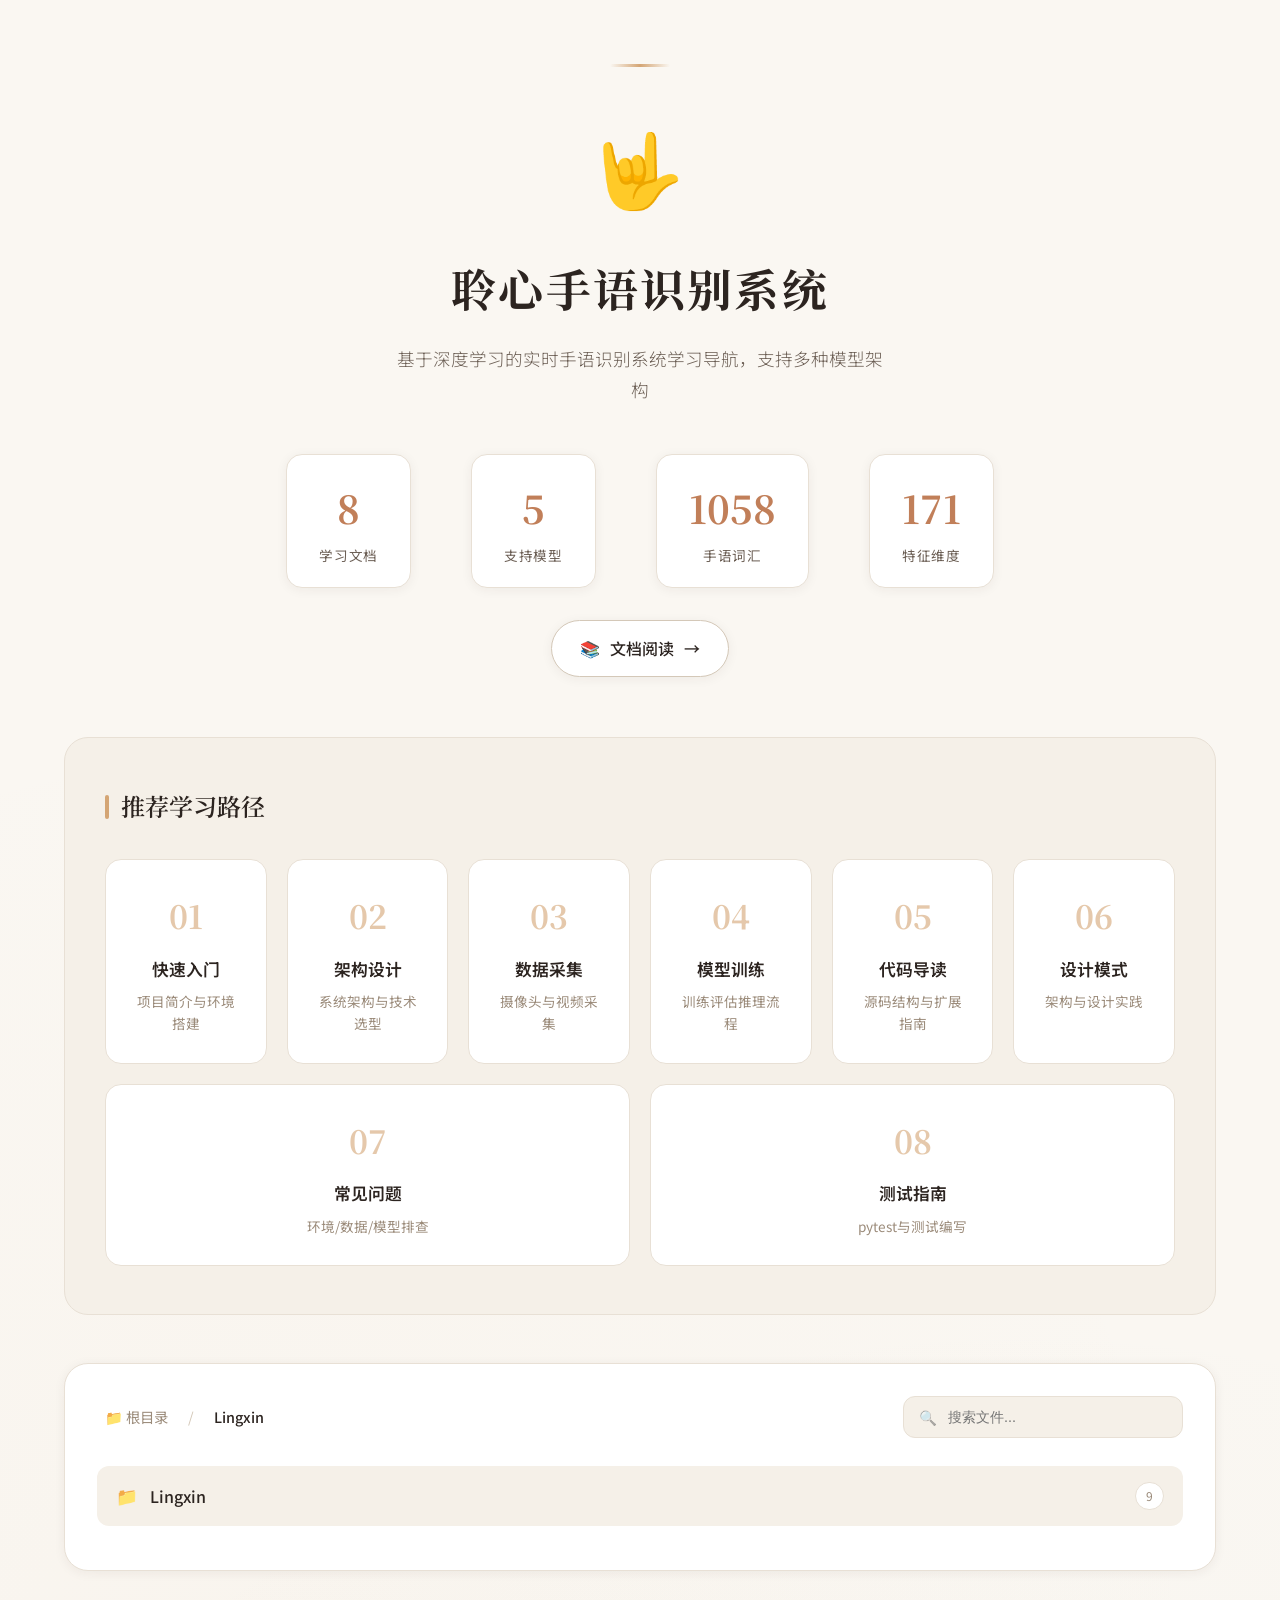
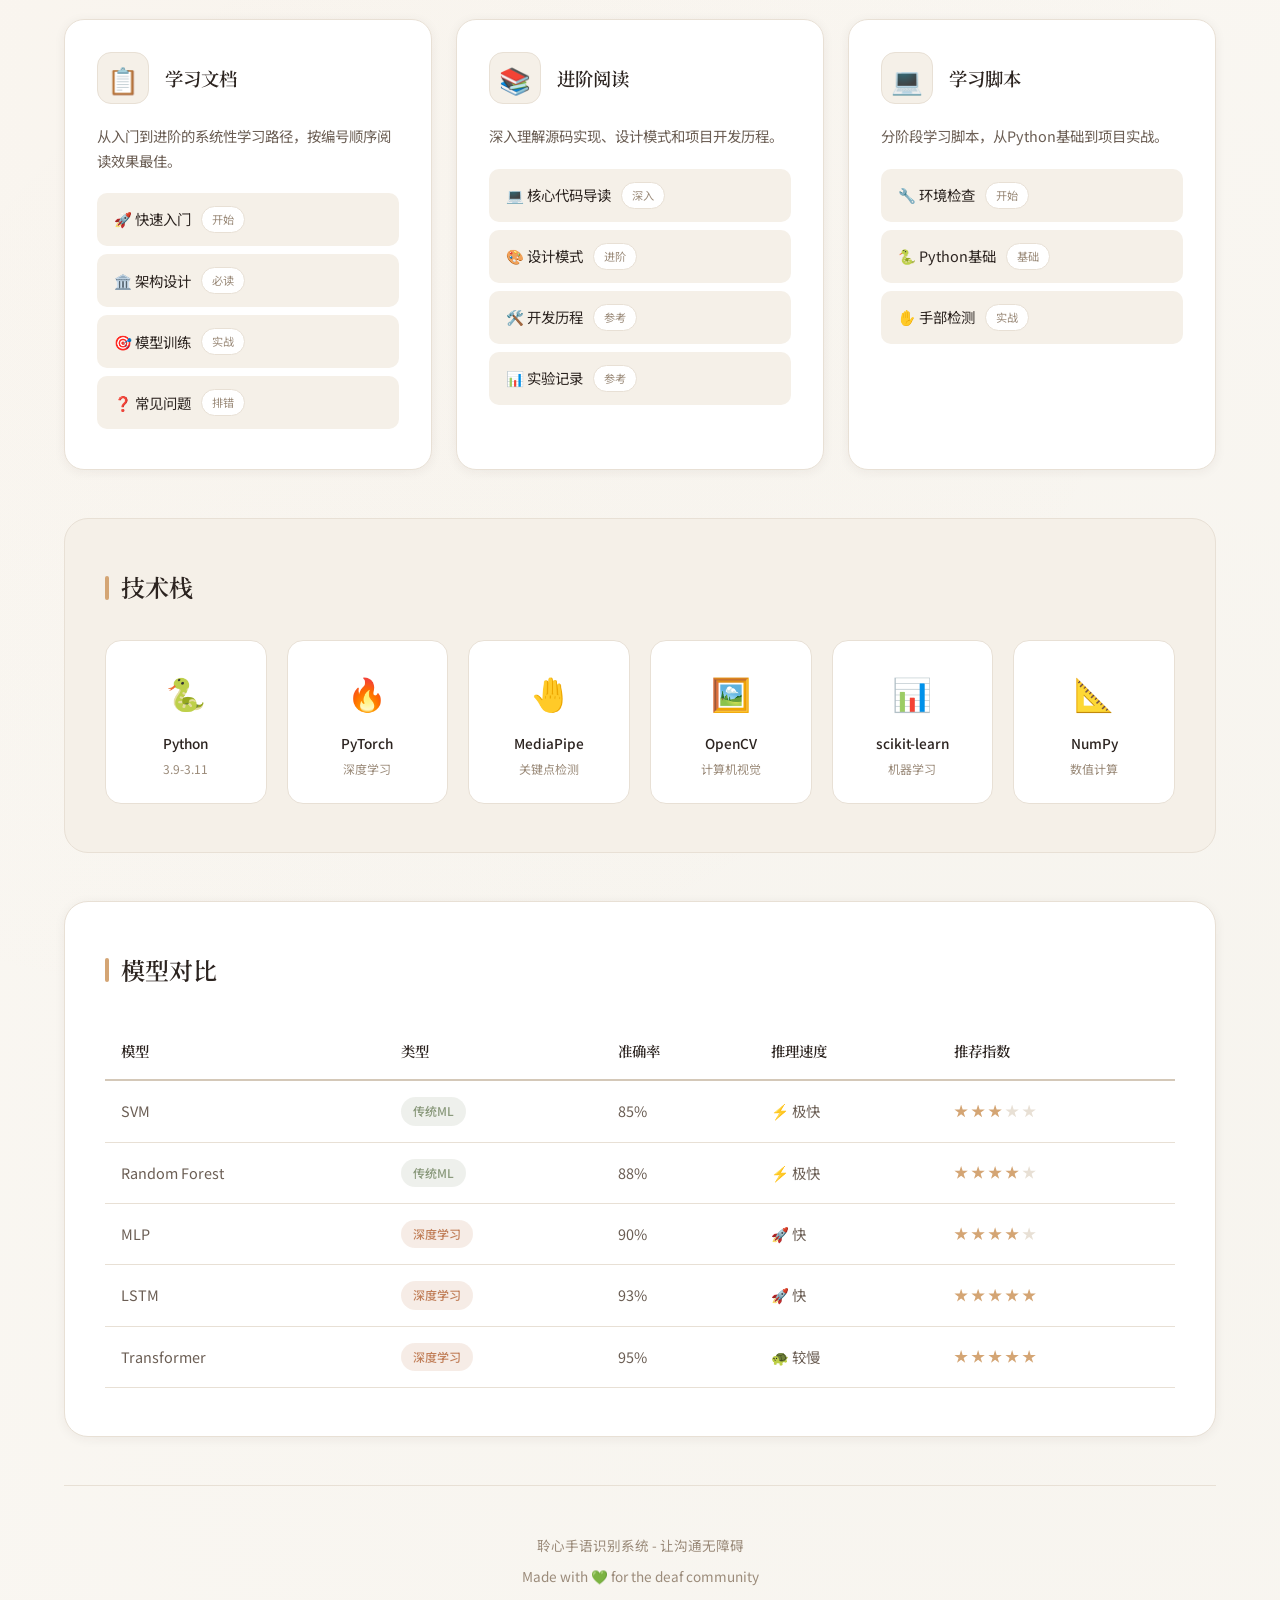
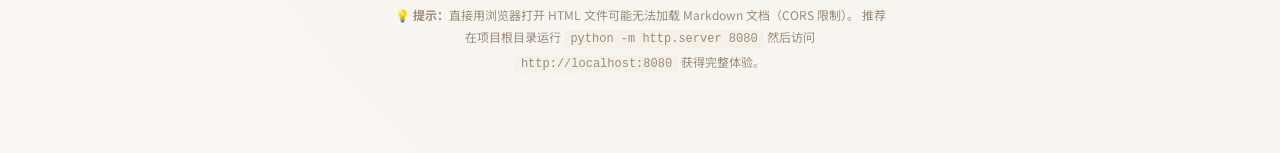
<file: index.html>
<!DOCTYPE html>
<html lang="zh-CN">
<head>
    <meta charset="UTF-8">
    <meta name="viewport" content="width=device-width, initial-scale=1.0">
    <title>聆心手语识别系统 - 学习导航</title>
    <link rel="preconnect" href="https://fonts.googleapis.com">
    <link rel="preconnect" href="https://fonts.gstatic.com" crossorigin>
    <link href="https://fonts.googleapis.com/css2?family=Noto+Serif+SC:wght@400;600;700&family=Noto+Sans+SC:wght@300;400;500;600&display=swap" rel="stylesheet">
    <style>
        * {
            margin: 0;
            padding: 0;
            box-sizing: border-box;
        }

        :root {
            /* 温暖的日式配色 */
            --bg-primary: #FAF7F2;
            --bg-secondary: #F5F0E8;
            --bg-card: #FFFFFF;
            --text-primary: #2C2420;
            --text-secondary: #6B5E54;
            --text-muted: #9B8B7A;
            --accent-warm: #D4A574;
            --accent-terracotta: #C17F59;
            --accent-sage: #8B9A7D;
            --accent-indigo: #5A6B7C;
            --border-light: #E8E0D5;
            --border-medium: #D4C8B8;
            --shadow-soft: 0 2px 12px rgba(44, 36, 32, 0.06);
            --shadow-medium: 0 4px 24px rgba(44, 36, 32, 0.08);
            --shadow-hover: 0 8px 32px rgba(44, 36, 32, 0.12);
            --transition-fast: 0.2s cubic-bezier(0.4, 0, 0.2, 1);
            --transition-normal: 0.3s cubic-bezier(0.4, 0, 0.2, 1);
            --transition-slow: 0.5s cubic-bezier(0.4, 0, 0.2, 1);
        }

        body {
            font-family: 'Noto Sans SC', -apple-system, BlinkMacSystemFont, sans-serif;
            background: var(--bg-primary);
            min-height: 100vh;
            color: var(--text-primary);
            line-height: 1.7;
            background-image:
                radial-gradient(circle at 20% 50%, rgba(212, 165, 116, 0.03) 0%, transparent 50%),
                radial-gradient(circle at 80% 80%, rgba(139, 154, 125, 0.03) 0%, transparent 50%);
        }

        .container {
            max-width: 1200px;
            margin: 0 auto;
            padding: 24px;
        }

        /* ===== 头部区域 ===== */
        header {
            text-align: center;
            padding: 80px 20px 60px;
            position: relative;
        }

        header::before {
            content: '';
            position: absolute;
            top: 40px;
            left: 50%;
            transform: translateX(-50%);
            width: 60px;
            height: 3px;
            background: linear-gradient(90deg, transparent, var(--accent-warm), transparent);
            border-radius: 2px;
        }

        .logo {
            font-size: 4.5rem;
            margin-bottom: 24px;
            display: inline-block;
            position: relative;
            animation: gentleFloat 6s ease-in-out infinite;
        }

        @keyframes gentleFloat {
            0%, 100% { transform: translateY(0); }
            50% { transform: translateY(-8px); }
        }

        h1 {
            font-family: 'Noto Serif SC', serif;
            font-size: 2.8rem;
            font-weight: 700;
            margin-bottom: 16px;
            color: var(--text-primary);
            letter-spacing: 0.05em;
        }

        .subtitle {
            font-size: 1.1rem;
            color: var(--text-secondary);
            max-width: 500px;
            margin: 0 auto;
            font-weight: 300;
            line-height: 1.8;
        }

        .nav-button {
            display: inline-flex;
            align-items: center;
            gap: 10px;
            padding: 14px 28px;
            background: var(--bg-card);
            color: var(--text-primary);
            text-decoration: none;
            border-radius: 50px;
            font-weight: 500;
            margin-top: 32px;
            transition: all var(--transition-normal);
            border: 1px solid var(--border-medium);
            box-shadow: var(--shadow-soft);
        }

        .nav-button:hover {
            transform: translateY(-2px);
            box-shadow: var(--shadow-hover);
            border-color: var(--accent-warm);
            color: var(--accent-terracotta);
        }

        .nav-button::after {
            content: '→';
            transition: transform var(--transition-fast);
        }

        .nav-button:hover::after {
            transform: translateX(4px);
        }

        /* ===== 统计区域 ===== */
        .stats {
            display: flex;
            justify-content: center;
            gap: 60px;
            margin-top: 48px;
            flex-wrap: wrap;
        }

        .stat-item {
            text-align: center;
            padding: 20px 32px;
            background: var(--bg-card);
            border-radius: 16px;
            box-shadow: var(--shadow-soft);
            border: 1px solid var(--border-light);
            transition: all var(--transition-normal);
            min-width: 120px;
        }

        .stat-item:hover {
            transform: translateY(-4px);
            box-shadow: var(--shadow-medium);
        }

        .stat-number {
            font-family: 'Noto Serif SC', serif;
            font-size: 2.4rem;
            font-weight: 700;
            color: var(--accent-terracotta);
            margin-bottom: 4px;
        }

        .stat-label {
            font-size: 0.85rem;
            color: var(--text-secondary);
            font-weight: 400;
            letter-spacing: 0.05em;
        }

        /* ===== 学习路径 ===== */
        .learning-path {
            background: var(--bg-secondary);
            border-radius: 24px;
            padding: 48px 40px;
            margin-bottom: 48px;
            border: 1px solid var(--border-light);
        }

        .section-title {
            font-family: 'Noto Serif SC', serif;
            font-size: 1.5rem;
            font-weight: 600;
            margin-bottom: 32px;
            display: flex;
            align-items: center;
            gap: 12px;
            color: var(--text-primary);
        }

        .section-title::before {
            content: '';
            width: 4px;
            height: 24px;
            background: var(--accent-warm);
            border-radius: 2px;
        }

        .path-steps {
            display: flex;
            gap: 20px;
            flex-wrap: wrap;
        }

        .path-step {
            flex: 1;
            min-width: 160px;
            background: var(--bg-card);
            border-radius: 16px;
            padding: 28px 24px;
            text-align: center;
            transition: all var(--transition-normal);
            border: 1px solid var(--border-light);
            cursor: pointer;
            position: relative;
            overflow: hidden;
        }

        .path-step::before {
            content: '';
            position: absolute;
            top: 0;
            left: 0;
            right: 0;
            height: 3px;
            background: linear-gradient(90deg, var(--accent-warm), var(--accent-terracotta));
            transform: scaleX(0);
            transition: transform var(--transition-normal);
        }

        .path-step:hover {
            transform: translateY(-4px);
            box-shadow: var(--shadow-hover);
        }

        .path-step:hover::before {
            transform: scaleX(1);
        }

        .step-number {
            font-family: 'Noto Serif SC', serif;
            font-size: 2rem;
            font-weight: 700;
            color: var(--accent-warm);
            margin-bottom: 12px;
            opacity: 0.6;
        }

        .step-title {
            font-weight: 600;
            font-size: 1.05rem;
            margin-bottom: 8px;
            color: var(--text-primary);
        }

        .step-desc {
            font-size: 0.85rem;
            color: var(--text-muted);
            line-height: 1.6;
        }

        /* ===== 资源导航区域 ===== */
        .resource-nav {
            background: var(--bg-card);
            border-radius: 24px;
            padding: 32px;
            margin-bottom: 48px;
            border: 1px solid var(--border-light);
            box-shadow: var(--shadow-soft);
        }

        .nav-header {
            display: flex;
            align-items: center;
            justify-content: space-between;
            margin-bottom: 28px;
            flex-wrap: wrap;
            gap: 16px;
        }

        .nav-breadcrumb {
            display: flex;
            align-items: center;
            gap: 12px;
            font-size: 0.9rem;
            color: var(--text-muted);
        }

        .nav-breadcrumb span {
            cursor: pointer;
            transition: color var(--transition-fast);
            padding: 4px 8px;
            border-radius: 6px;
        }

        .nav-breadcrumb span:hover {
            color: var(--accent-terracotta);
            background: var(--bg-secondary);
        }

        .nav-breadcrumb .separator {
            color: var(--border-medium);
            cursor: default;
            padding: 0;
        }

        .nav-breadcrumb .current {
            color: var(--text-primary);
            font-weight: 500;
        }

        .nav-search {
            position: relative;
            flex: 1;
            max-width: 280px;
        }

        .nav-search input {
            width: 100%;
            padding: 12px 16px 12px 44px;
            background: var(--bg-secondary);
            border: 1px solid var(--border-light);
            border-radius: 12px;
            font-size: 0.9rem;
            color: var(--text-primary);
            transition: all var(--transition-fast);
        }

        .nav-search input:focus {
            outline: none;
            border-color: var(--accent-warm);
            background: var(--bg-card);
        }

        .nav-search::before {
            content: '🔍';
            position: absolute;
            left: 16px;
            top: 50%;
            transform: translateY(-50%);
            font-size: 0.9rem;
            opacity: 0.5;
        }

        /* ===== 文件树 ===== */
        .file-tree {
            list-style: none;
        }

        .tree-node {
            position: relative;
            margin-bottom: 6px;
        }

        .folder-header {
            display: flex;
            align-items: center;
            gap: 12px;
            padding: 14px 18px;
            background: var(--bg-secondary);
            border-radius: 12px;
            cursor: pointer;
            transition: all var(--transition-fast);
            user-select: none;
            border: 1px solid transparent;
        }

        .folder-header:hover {
            background: var(--bg-primary);
            border-color: var(--border-medium);
        }

        .folder-icon {
            font-size: 1.1rem;
            transition: transform var(--transition-normal);
            flex-shrink: 0;
        }

        .folder-header.active .folder-icon {
            transform: rotate(90deg);
        }

        .folder-name {
            font-weight: 500;
            flex: 1;
            text-align: left;
            color: var(--text-primary);
        }

        .folder-count {
            font-size: 0.75rem;
            color: var(--text-muted);
            background: var(--bg-card);
            padding: 3px 10px;
            border-radius: 20px;
            border: 1px solid var(--border-light);
        }

        .folder-content {
            max-height: 0;
            overflow: hidden;
            transition: max-height var(--transition-slow), opacity var(--transition-normal);
            opacity: 0;
            padding-left: 24px;
            margin-top: 6px;
        }

        .folder-content.open {
            max-height: 2000px;
            opacity: 1;
        }

        .file-list {
            list-style: none;
        }

        .file-item {
            display: flex;
            align-items: center;
            gap: 12px;
            padding: 12px 16px;
            margin-bottom: 4px;
            border-radius: 10px;
            cursor: pointer;
            transition: all var(--transition-fast);
            position: relative;
            background: var(--bg-card);
            border: 1px solid var(--border-light);
        }

        .file-item::before {
            content: '';
            position: absolute;
            left: 0;
            top: 50%;
            transform: translateY(-50%);
            width: 3px;
            height: 0;
            background: var(--accent-warm);
            border-radius: 2px;
            transition: height var(--transition-fast);
        }

        .file-item:hover {
            background: var(--bg-primary);
            padding-left: 20px;
            border-color: var(--accent-warm);
        }

        .file-item:hover::before {
            height: 50%;
        }

        .file-item.active {
            background: var(--bg-secondary);
            border-color: var(--accent-warm);
        }

        .file-icon {
            font-size: 1rem;
            flex-shrink: 0;
        }

        .file-name {
            flex: 1;
            font-size: 0.9rem;
            color: var(--text-primary);
        }

        .file-badge {
            font-size: 0.7rem;
            padding: 3px 10px;
            border-radius: 20px;
            background: var(--bg-secondary);
            color: var(--text-secondary);
            border: 1px solid var(--border-light);
        }

        /* ===== 学习卡片 ===== */
        .learn-grid {
            display: grid;
            grid-template-columns: repeat(auto-fit, minmax(320px, 1fr));
            gap: 24px;
            margin-bottom: 48px;
        }

        .learn-card {
            background: var(--bg-card);
            border-radius: 20px;
            padding: 32px;
            border: 1px solid var(--border-light);
            transition: all var(--transition-normal);
            box-shadow: var(--shadow-soft);
        }

        .learn-card:hover {
            transform: translateY(-4px);
            box-shadow: var(--shadow-hover);
            border-color: var(--border-medium);
        }

        .card-header {
            display: flex;
            align-items: center;
            gap: 16px;
            margin-bottom: 20px;
        }

        .card-icon {
            width: 52px;
            height: 52px;
            border-radius: 14px;
            display: flex;
            align-items: center;
            justify-content: center;
            font-size: 1.6rem;
            background: var(--bg-secondary);
            border: 1px solid var(--border-light);
        }

        .card-title {
            font-family: 'Noto Serif SC', serif;
            font-weight: 600;
            font-size: 1.15rem;
            color: var(--text-primary);
        }

        .card-desc {
            color: var(--text-secondary);
            font-size: 0.9rem;
            margin-bottom: 20px;
            line-height: 1.7;
        }

        .learn-list {
            list-style: none;
        }

        .learn-item {
            padding: 12px 16px;
            background: var(--bg-secondary);
            border-radius: 10px;
            margin-bottom: 8px;
            display: flex;
            align-items: center;
            justify-content: space-between;
            transition: all var(--transition-fast);
            border: 1px solid transparent;
        }

        .learn-item:hover {
            background: var(--bg-primary);
            border-color: var(--border-medium);
            transform: translateX(4px);
        }

        .learn-item a {
            color: var(--text-primary);
            text-decoration: none;
            font-size: 0.9rem;
            display: flex;
            align-items: center;
            gap: 10px;
            width: 100%;
        }

        .learn-item a:hover {
            color: var(--accent-terracotta);
        }

        .learn-badge {
            font-size: 0.7rem;
            padding: 3px 10px;
            border-radius: 20px;
            background: var(--bg-card);
            color: var(--text-muted);
            border: 1px solid var(--border-light);
        }

        /* ===== 技术栈 ===== */
        .tech-stack {
            background: var(--bg-secondary);
            border-radius: 24px;
            padding: 48px 40px;
            margin-bottom: 48px;
            border: 1px solid var(--border-light);
        }

        .tech-grid {
            display: grid;
            grid-template-columns: repeat(auto-fit, minmax(120px, 1fr));
            gap: 20px;
        }

        .tech-item {
            background: var(--bg-card);
            border-radius: 16px;
            padding: 24px 16px;
            text-align: center;
            transition: all var(--transition-normal);
            border: 1px solid var(--border-light);
            cursor: pointer;
        }

        .tech-item:hover {
            transform: translateY(-4px);
            box-shadow: var(--shadow-medium);
            border-color: var(--accent-warm);
        }

        .tech-icon {
            font-size: 2rem;
            margin-bottom: 12px;
        }

        .tech-name {
            font-size: 0.85rem;
            font-weight: 500;
            color: var(--text-primary);
            margin-bottom: 4px;
        }

        .tech-desc {
            font-size: 0.75rem;
            color: var(--text-muted);
        }

        /* ===== 模型对比表 ===== */
        .model-comparison {
            background: var(--bg-card);
            border-radius: 24px;
            padding: 48px 40px;
            margin-bottom: 48px;
            border: 1px solid var(--border-light);
            box-shadow: var(--shadow-soft);
            overflow-x: auto;
        }

        table {
            width: 100%;
            border-collapse: collapse;
            font-size: 0.9rem;
        }

        th {
            text-align: left;
            padding: 16px;
            font-weight: 600;
            color: var(--text-primary);
            border-bottom: 2px solid var(--border-medium);
            font-family: 'Noto Serif SC', serif;
        }

        td {
            padding: 16px;
            border-bottom: 1px solid var(--border-light);
            color: var(--text-secondary);
        }

        tr:hover {
            background: var(--bg-secondary);
        }

        .model-type {
            display: inline-block;
            padding: 4px 12px;
            border-radius: 20px;
            font-size: 0.75rem;
            font-weight: 500;
        }

        .type-ml {
            background: rgba(139, 154, 125, 0.15);
            color: var(--accent-sage);
        }
        .type-dl {
            background: rgba(193, 127, 89, 0.15);
            color: var(--accent-terracotta);
        }

        .rating {
            display: flex;
            gap: 3px;
        }

        .star {
            width: 14px;
            height: 14px;
            background: var(--border-light);
            clip-path: polygon(50% 0%, 61% 35%, 98% 35%, 68% 57%, 79% 91%, 50% 70%, 21% 91%, 32% 57%, 2% 35%, 39% 35%);
        }

        .star.filled {
            background: var(--accent-warm);
        }

        /* ===== 页脚 ===== */
        footer {
            text-align: center;
            padding: 48px 20px;
            color: var(--text-muted);
            font-size: 0.85rem;
            border-top: 1px solid var(--border-light);
            margin-top: 48px;
        }

        footer p {
            margin-bottom: 8px;
        }

        /* ===== 响应式 ===== */
        @media (max-width: 768px) {
            h1 { font-size: 2rem; }
            .logo { font-size: 3.5rem; }
            .stats { gap: 16px; }
            .stat-item { min-width: 100px; padding: 16px 20px; }
            .stat-number { font-size: 1.8rem; }
            .learning-path, .tech-stack, .model-comparison { padding: 32px 24px; }
            .path-steps { gap: 12px; }
            .path-step { min-width: 140px; padding: 20px 16px; }
            .learn-grid { grid-template-columns: 1fr; }
            .nav-header { flex-direction: column; align-items: stretch; }
            .nav-search { max-width: none; }
        }

        /* ===== 动画 ===== */
        @keyframes fadeInUp {
            from { opacity: 0; transform: translateY(20px); }
            to { opacity: 1; transform: translateY(0); }
        }

        .animate-fadeInUp {
            animation: fadeInUp 0.6s ease forwards;
        }

        .delay-1 { animation-delay: 0.1s; }
        .delay-2 { animation-delay: 0.2s; }
        .delay-3 { animation-delay: 0.3s; }
        .delay-4 { animation-delay: 0.4s; }
    </style>
</head>
<body>
    <div class="container">
        <header>
            <div class="logo">🤟</div>
            <h1>聆心手语识别系统</h1>
            <p class="subtitle">基于深度学习的实时手语识别系统学习导航，支持多种模型架构</p>
            <div class="stats">
                <div class="stat-item">
                    <div class="stat-number">8</div>
                    <div class="stat-label">学习文档</div>
                </div>
                <div class="stat-item">
                    <div class="stat-number">5</div>
                    <div class="stat-label">支持模型</div>
                </div>
                <div class="stat-item">
                    <div class="stat-number">1058</div>
                    <div class="stat-label">手语词汇</div>
                </div>
                <div class="stat-item">
                    <div class="stat-number">171</div>
                    <div class="stat-label">特征维度</div>
                </div>
            </div>
            <a href="docs-viewer.html?file=docs/01-quickstart.md" class="nav-button">
                <span>📚</span>
                <span>文档阅读</span>
            </a>
        </header>

        <section class="learning-path">
            <h2 class="section-title">推荐学习路径</h2>
            <div class="path-steps">
                <div class="path-step" onclick="window.open('docs-viewer.html?file=docs/01-quickstart.md', '_blank')">
                    <div class="step-number">01</div>
                    <div class="step-title">快速入门</div>
                    <div class="step-desc">项目简介与环境搭建</div>
                </div>
                <div class="path-step" onclick="window.open('docs-viewer.html?file=docs/02-architecture.md', '_blank')">
                    <div class="step-number">02</div>
                    <div class="step-title">架构设计</div>
                    <div class="step-desc">系统架构与技术选型</div>
                </div>
                <div class="path-step" onclick="window.open('docs-viewer.html?file=docs/03-data-collection.md', '_blank')">
                    <div class="step-number">03</div>
                    <div class="step-title">数据采集</div>
                    <div class="step-desc">摄像头与视频采集</div>
                </div>
                <div class="path-step" onclick="window.open('docs-viewer.html?file=docs/04-training.md', '_blank')">
                    <div class="step-number">04</div>
                    <div class="step-title">模型训练</div>
                    <div class="step-desc">训练评估推理流程</div>
                </div>
                <div class="path-step" onclick="window.open('docs-viewer.html?file=docs/05-code-guide.md', '_blank')">
                    <div class="step-number">05</div>
                    <div class="step-title">代码导读</div>
                    <div class="step-desc">源码结构与扩展指南</div>
                </div>
                <div class="path-step" onclick="window.open('docs-viewer.html?file=docs/06-design-patterns.md', '_blank')">
                    <div class="step-number">06</div>
                    <div class="step-title">设计模式</div>
                    <div class="step-desc">架构与设计实践</div>
                </div>
                <div class="path-step" onclick="window.open('docs-viewer.html?file=docs/07-faq.md', '_blank')">
                    <div class="step-number">07</div>
                    <div class="step-title">常见问题</div>
                    <div class="step-desc">环境/数据/模型排查</div>
                </div>
                <div class="path-step" onclick="window.open('docs-viewer.html?file=docs/08-testing.md', '_blank')">
                    <div class="step-number">08</div>
                    <div class="step-title">测试指南</div>
                    <div class="step-desc">pytest与测试编写</div>
                </div>
            </div>
        </section>

        <section class="resource-nav">
            <div class="nav-header">
                <div class="nav-breadcrumb">
                    <span onclick="showRoot()">📁 根目录</span>
                    <span class="separator">/</span>
                    <span class="current" id="currentPath">Lingxin</span>
                </div>
                <div class="nav-search">
                    <input type="text" placeholder="搜索文件..." id="searchInput">
                </div>
            </div>

            <ul class="file-tree" id="fileTree">
                <!-- 文件树将通过JavaScript动态生成 -->
            </ul>
        </section>

        <section class="learn-grid">
            <div class="learn-card animate-fadeInUp">
                <div class="card-header">
                    <div class="card-icon">📋</div>
                    <div class="card-title">学习文档</div>
                </div>
                <div class="card-desc">从入门到进阶的系统性学习路径，按编号顺序阅读效果最佳。</div>
                <ul class="learn-list">
                    <li class="learn-item">
                        <a href="docs-viewer.html?file=docs/01-quickstart.md" target="_blank">
                            <span>🚀 快速入门</span>
                            <span class="learn-badge">开始</span>
                        </a>
                    </li>
                    <li class="learn-item">
                        <a href="docs-viewer.html?file=docs/02-architecture.md" target="_blank">
                            <span>🏛️ 架构设计</span>
                            <span class="learn-badge">必读</span>
                        </a>
                    </li>
                    <li class="learn-item">
                        <a href="docs-viewer.html?file=docs/04-training.md" target="_blank">
                            <span>🎯 模型训练</span>
                            <span class="learn-badge">实战</span>
                        </a>
                    </li>
                    <li class="learn-item">
                        <a href="docs-viewer.html?file=docs/07-faq.md" target="_blank">
                            <span>❓ 常见问题</span>
                            <span class="learn-badge">排错</span>
                        </a>
                    </li>
                </ul>
            </div>

            <div class="learn-card animate-fadeInUp delay-1">
                <div class="card-header">
                    <div class="card-icon">📚</div>
                    <div class="card-title">进阶阅读</div>
                </div>
                <div class="card-desc">深入理解源码实现、设计模式和项目开发历程。</div>
                <ul class="learn-list">
                    <li class="learn-item">
                        <a href="docs-viewer.html?file=docs/05-code-guide.md" target="_blank">
                            <span>💻 核心代码导读</span>
                            <span class="learn-badge">深入</span>
                        </a>
                    </li>
                    <li class="learn-item">
                        <a href="docs-viewer.html?file=docs/06-design-patterns.md" target="_blank">
                            <span>🎨 设计模式</span>
                            <span class="learn-badge">进阶</span>
                        </a>
                    </li>
                    <li class="learn-item">
                        <a href="docs-viewer.html?file=docs/journal/development.md" target="_blank">
                            <span>🛠️ 开发历程</span>
                            <span class="learn-badge">参考</span>
                        </a>
                    </li>
                    <li class="learn-item">
                        <a href="docs-viewer.html?file=docs/journal/experiments.md" target="_blank">
                            <span>📊 实验记录</span>
                            <span class="learn-badge">参考</span>
                        </a>
                    </li>
                </ul>
            </div>

            <div class="learn-card animate-fadeInUp delay-2">
                <div class="card-header">
                    <div class="card-icon">💻</div>
                    <div class="card-title">学习脚本</div>
                </div>
                <div class="card-desc">分阶段学习脚本，从Python基础到项目实战。</div>
                <ul class="learn-list">
                    <li class="learn-item">
                        <a href="learning/00_env_setup.py" target="_blank">
                            <span>🔧 环境检查</span>
                            <span class="learn-badge">开始</span>
                        </a>
                    </li>
                    <li class="learn-item">
                        <a href="learning/01_python_basics.py" target="_blank">
                            <span>🐍 Python基础</span>
                            <span class="learn-badge">基础</span>
                        </a>
                    </li>
                    <li class="learn-item">
                        <a href="learning/04_hand_detection_simple.py" target="_blank">
                            <span>✋ 手部检测</span>
                            <span class="learn-badge">实战</span>
                        </a>
                    </li>
                </ul>
            </div>
        </section>

        <section class="tech-stack">
            <h2 class="section-title">技术栈</h2>
            <div class="tech-grid">
                <div class="tech-item" onclick="window.open('https://www.python.org/', '_blank')">
                    <div class="tech-icon">🐍</div>
                    <div class="tech-name">Python</div>
                    <div class="tech-desc">3.9-3.11</div>
                </div>
                <div class="tech-item" onclick="window.open('https://pytorch.org/', '_blank')">
                    <div class="tech-icon">🔥</div>
                    <div class="tech-name">PyTorch</div>
                    <div class="tech-desc">深度学习</div>
                </div>
                <div class="tech-item" onclick="window.open('https://mediapipe.dev/', '_blank')">
                    <div class="tech-icon">🤚</div>
                    <div class="tech-name">MediaPipe</div>
                    <div class="tech-desc">关键点检测</div>
                </div>
                <div class="tech-item" onclick="window.open('https://opencv.org/', '_blank')">
                    <div class="tech-icon">🖼️</div>
                    <div class="tech-name">OpenCV</div>
                    <div class="tech-desc">计算机视觉</div>
                </div>
                <div class="tech-item" onclick="window.open('https://scikit-learn.org/', '_blank')">
                    <div class="tech-icon">📊</div>
                    <div class="tech-name">scikit-learn</div>
                    <div class="tech-desc">机器学习</div>
                </div>
                <div class="tech-item" onclick="window.open('https://numpy.org/', '_blank')">
                    <div class="tech-icon">📐</div>
                    <div class="tech-name">NumPy</div>
                    <div class="tech-desc">数值计算</div>
                </div>
            </div>
        </section>

        <section class="model-comparison">
            <h2 class="section-title">模型对比</h2>
            <table>
                <thead>
                    <tr>
                        <th>模型</th>
                        <th>类型</th>
                        <th>准确率</th>
                        <th>推理速度</th>
                        <th>推荐指数</th>
                    </tr>
                </thead>
                <tbody>
                    <tr>
                        <td>SVM</td>
                        <td><span class="model-type type-ml">传统ML</span></td>
                        <td>85%</td>
                        <td>⚡ 极快</td>
                        <td>
                            <div class="rating">
                                <div class="star filled"></div>
                                <div class="star filled"></div>
                                <div class="star filled"></div>
                                <div class="star"></div>
                                <div class="star"></div>
                            </div>
                        </td>
                    </tr>
                    <tr>
                        <td>Random Forest</td>
                        <td><span class="model-type type-ml">传统ML</span></td>
                        <td>88%</td>
                        <td>⚡ 极快</td>
                        <td>
                            <div class="rating">
                                <div class="star filled"></div>
                                <div class="star filled"></div>
                                <div class="star filled"></div>
                                <div class="star filled"></div>
                                <div class="star"></div>
                            </div>
                        </td>
                    </tr>
                    <tr>
                        <td>MLP</td>
                        <td><span class="model-type type-dl">深度学习</span></td>
                        <td>90%</td>
                        <td>🚀 快</td>
                        <td>
                            <div class="rating">
                                <div class="star filled"></div>
                                <div class="star filled"></div>
                                <div class="star filled"></div>
                                <div class="star filled"></div>
                                <div class="star"></div>
                            </div>
                        </td>
                    </tr>
                    <tr>
                        <td>LSTM</td>
                        <td><span class="model-type type-dl">深度学习</span></td>
                        <td>93%</td>
                        <td>🚀 快</td>
                        <td>
                            <div class="rating">
                                <div class="star filled"></div>
                                <div class="star filled"></div>
                                <div class="star filled"></div>
                                <div class="star filled"></div>
                                <div class="star filled"></div>
                            </div>
                        </td>
                    </tr>
                    <tr>
                        <td>Transformer</td>
                        <td><span class="model-type type-dl">深度学习</span></td>
                        <td>95%</td>
                        <td>🐢 较慢</td>
                        <td>
                            <div class="rating">
                                <div class="star filled"></div>
                                <div class="star filled"></div>
                                <div class="star filled"></div>
                                <div class="star filled"></div>
                                <div class="star filled"></div>
                            </div>
                        </td>
                    </tr>
                </tbody>
            </table>
        </section>

        <footer>
            <p>聆心手语识别系统 - 让沟通无障碍</p>
            <p>Made with 💚 for the deaf community</p>
            <p style="margin-top:16px;font-size:0.75rem;color:var(--text-muted);max-width:500px;margin-left:auto;margin-right:auto;line-height:1.8;">
                💡 <strong>提示：</strong>直接用浏览器打开 HTML 文件可能无法加载 Markdown 文档（CORS 限制）。
                推荐在项目根目录运行 <code style="background:var(--bg-secondary);padding:2px 6px;border-radius:4px;">python -m http.server 8080</code>
                然后访问 <code style="background:var(--bg-secondary);padding:2px 6px;border-radius:4px;">http://localhost:8080</code> 获得完整体验。
            </p>
        </footer>
    </div>

    <script>
        // 文件树数据
        const fileTreeData = {
            name: "Lingxin",
            type: "folder",
            children: [
                {
                    name: "docs",
                    type: "folder",
                    children: [
                        { name: "README.md", type: "file", badge: "doc" },
                        { name: "01-quickstart.md", type: "file", badge: "doc" },
                        { name: "02-architecture.md", type: "file", badge: "doc" },
                        { name: "03-data-collection.md", type: "file", badge: "doc" },
                        { name: "04-training.md", type: "file", badge: "doc" },
                        { name: "05-code-guide.md", type: "file", badge: "doc" },
                        { name: "06-design-patterns.md", type: "file", badge: "doc" },
                        { name: "07-faq.md", type: "file", badge: "doc" },
                        { name: "08-testing.md", type: "file", badge: "doc" },
                        { name: "journal", type: "folder", children: [
                            { name: "development.md", type: "file", badge: "doc" },
                            { name: "experiments.md", type: "file", badge: "doc" }
                        ]}
                    ]
                },
                {
                    name: "learning",
                    type: "folder",
                    children: [
                        { name: "00_env_setup.py", type: "file", badge: "py" },
                        { name: "01_python_basics.py", type: "file", badge: "py" },
                        { name: "02_opencv_basics.py", type: "file", badge: "py" },
                        { name: "03_mediapipe_intro.py", type: "file", badge: "py" },
                        { name: "04_hand_detection.py", type: "file", badge: "py" },
                        { name: "05_pose_detection.py", type: "file", badge: "py" },
                        { name: "06_numpy_intro.py", type: "file", badge: "py" },
                        { name: "07_feature_extraction.py", type: "file", badge: "py" },
                        { name: "08_svm_intro.py", type: "file", badge: "py" },
                        { name: "09_lstm_intro.py", type: "file", badge: "py" },
                        { name: "10_data_collection.py", type: "file", badge: "py" },
                        { name: "README.md", type: "file", badge: "doc" }
                    ]
                },
                {
                    name: "src",
                    type: "folder",
                    children: [
                        { name: "config.py", type: "file", badge: "py" },
                        { name: "constants.py", type: "file", badge: "py" },
                        { name: "detection", type: "folder", children: [
                            { name: "hand_detector.py", type: "file", badge: "py" }
                        ]},
                        { name: "features", type: "folder", children: [
                            { name: "feature_extractor.py", type: "file", badge: "py" },
                            { name: "augmentation.py", type: "file", badge: "py" }
                        ]},
                        { name: "models", type: "folder", children: [
                            { name: "base_model.py", type: "file", badge: "py" },
                            { name: "classifiers.py", type: "file", badge: "py" },
                            { name: "lstm_model.py", type: "file", badge: "py" },
                            { name: "transformer_model.py", type: "file", badge: "py" }
                        ]},
                        { name: "training", type: "folder", children: [
                            { name: "trainer.py", type: "file", badge: "py" }
                        ]},
                        { name: "utils", type: "folder", children: [
                            { name: "data_loader.py", type: "file", badge: "py" },
                            { name: "logger.py", type: "file", badge: "py" },
                            { name: "metrics.py", type: "file", badge: "py" },
                            { name: "visualization.py", type: "file", badge: "py" }
                        ]}
                    ]
                },
                {
                    name: "tools",
                    type: "folder",
                    children: [
                        { name: "collect_data.py", type: "file", badge: "py" },
                        { name: "collect_from_video.py", type: "file", badge: "py" },
                        { name: "preprocess.py", type: "file", badge: "py" },
                        { name: "train.py", type: "file", badge: "py" },
                        { name: "evaluate.py", type: "file", badge: "py" },
                        { name: "inference.py", type: "file", badge: "py" }
                    ]
                },
                { name: "README.md", type: "file", badge: "doc" },
                { name: "index.html", type: "file", badge: "doc" },
                { name: "resources.html", type: "file", badge: "doc" },
                { name: "environment.yml", type: "file", badge: "yml" },
                { name: "requirements.txt", type: "file", badge: "txt" }
            ]
        };

        // 文件类型图标映射
        const fileIcons = {
            doc: "📝",
            py: "🐍",
            yml: "⚙️",
            txt: "📄",
            md: "📝"
        };

        // 文件类型标签映射
        const fileTypeLabels = {
            doc: "文档",
            py: "Python",
            yml: "配置",
            txt: "文本",
            md: "Markdown"
        };

        // 生成文件树HTML
        function generateFileTree(node, depth = 0) {
            if (node.type === "folder") {
                const hasChildren = node.children && node.children.length > 0;
                const childCount = hasChildren ? node.children.length : 0;

                return `
                    <li class="tree-node" data-depth="${depth}" data-path="${node.name}">
                        <div class="folder-header" data-name="${node.name}">
                            <span class="folder-icon">📁</span>
                            <span class="folder-name">${node.name}</span>
                            ${childCount > 0 ? `<span class="folder-count">${childCount}</span>` : ''}
                        </div>
                        ${hasChildren ? `
                            <div class="folder-content">
                                <ul class="file-list">
                                    ${node.children.map(child => generateFileTree(child, depth + 1)).join('')}
                                </ul>
                            </div>
                        ` : ''}
                    </li>
                `;
            } else {
                return `
                    <li class="file-item" data-name="${node.name}" data-path="${node.name}">
                        <span class="file-icon">${fileIcons[node.badge] || "📄"}</span>
                        <span class="file-name">${node.name}</span>
                        <span class="file-badge">${fileTypeLabels[node.badge] || "文件"}</span>
                    </li>
                `;
            }
        }

        // 初始化文件树
        function initFileTree() {
            const fileTreeElement = document.getElementById('fileTree');
            fileTreeElement.innerHTML = generateFileTree(fileTreeData);

            // 添加文件夹点击事件
            document.querySelectorAll('.folder-header').forEach(header => {
                header.addEventListener('click', function() {
                    const content = this.nextElementSibling;
                    const isOpen = content && content.classList.contains('open');

                    // 切换当前文件夹状态
                    if (content) {
                        content.classList.toggle('open');
                    }
                    this.classList.toggle('active');

                    // 更新面包屑
                    updateBreadcrumb(this.dataset.name);
                });
            });

            // 添加文件点击事件
            document.querySelectorAll('.file-item').forEach(item => {
                item.addEventListener('click', function() {
                    // 移除其他文件的active状态
                    document.querySelectorAll('.file-item').forEach(f => f.classList.remove('active'));
                    // 添加当前文件的active状态
                    this.classList.add('active');

                    // 打开文件
                    const fileName = this.dataset.name;
                    console.log('打开文件:', fileName);
                });
            });
        }

        // 更新面包屑导航
        function updateBreadcrumb(folderName) {
            const currentPath = document.getElementById('currentPath');
            currentPath.textContent = folderName;
        }

        // 显示根目录
        function showRoot() {
            document.querySelectorAll('.folder-content').forEach(content => {
                content.classList.remove('open');
            });
            document.querySelectorAll('.folder-header').forEach(header => {
                header.classList.remove('active');
            });
            updateBreadcrumb('Lingxin');
        }

        // 搜索功能
        function initSearch() {
            const searchInput = document.getElementById('searchInput');
            searchInput.addEventListener('input', function() {
                const query = this.value.toLowerCase();
                const fileItems = document.querySelectorAll('.file-item');

                fileItems.forEach(item => {
                    const fileName = item.dataset.name.toLowerCase();
                    if (fileName.includes(query)) {
                        item.style.display = 'flex';
                        // 展开父文件夹
                        let parent = item.closest('.folder-content');
                        while (parent) {
                            parent.classList.add('open');
                            parent.previousElementSibling.classList.add('active');
                            parent = parent.closest('.tree-node').closest('.folder-content');
                        }
                    } else {
                        item.style.display = query ? 'none' : 'flex';
                    }
                });
            });
        }

        // 页面加载完成后初始化
        document.addEventListener('DOMContentLoaded', function() {
            initFileTree();
            initSearch();
        });
    </script>
</body>
</html>
</file>
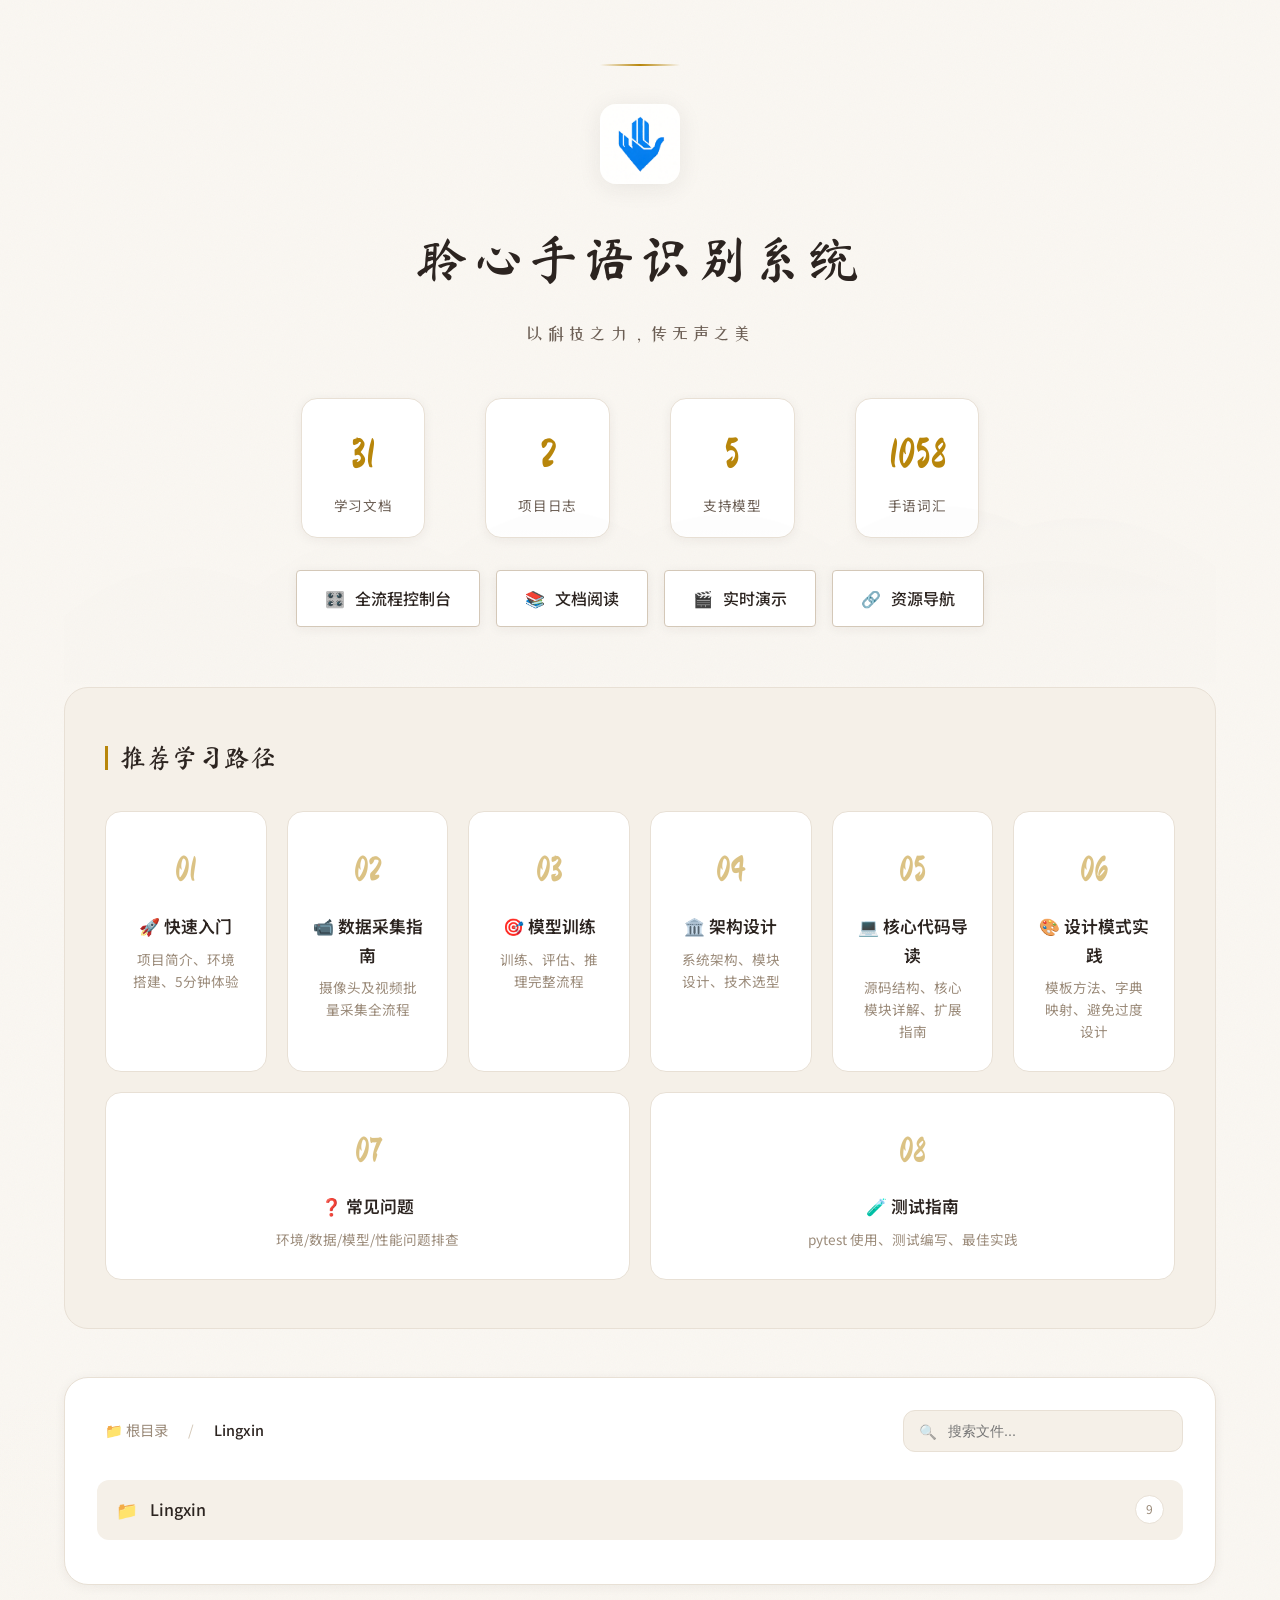
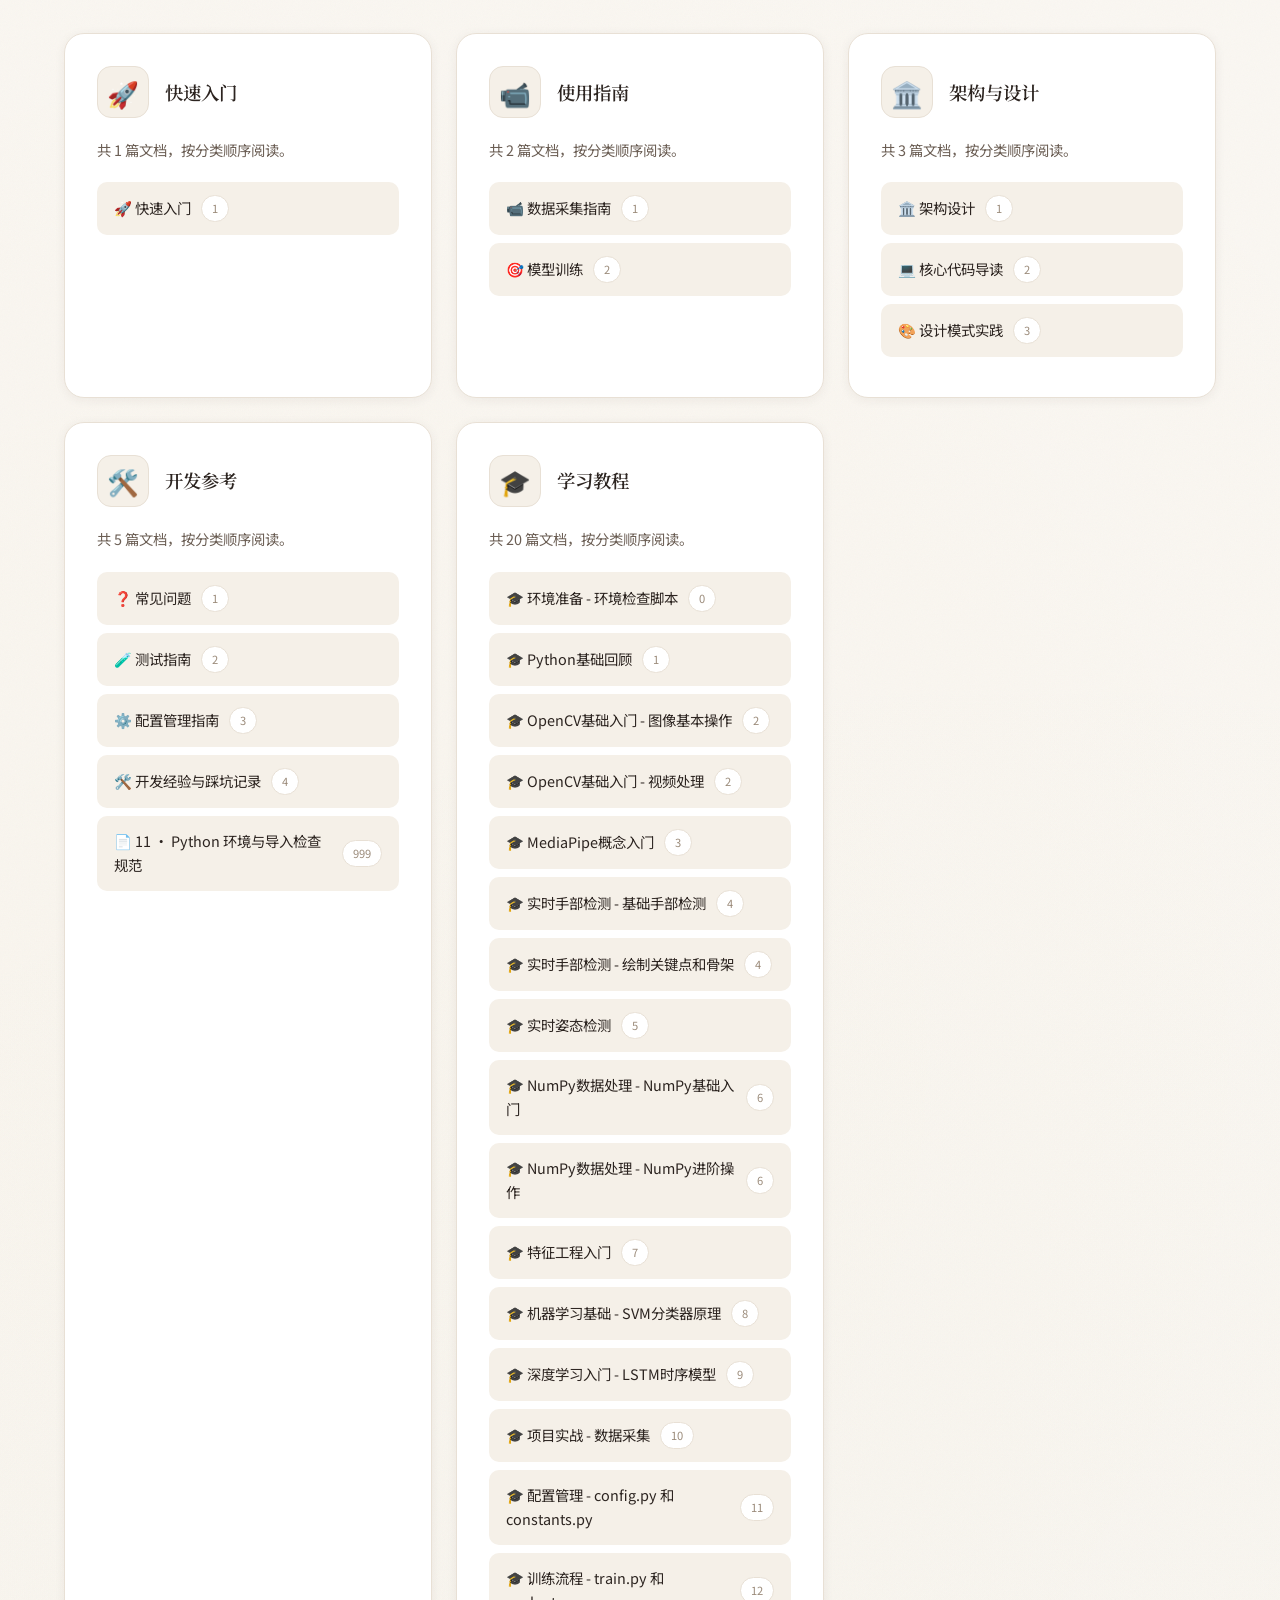
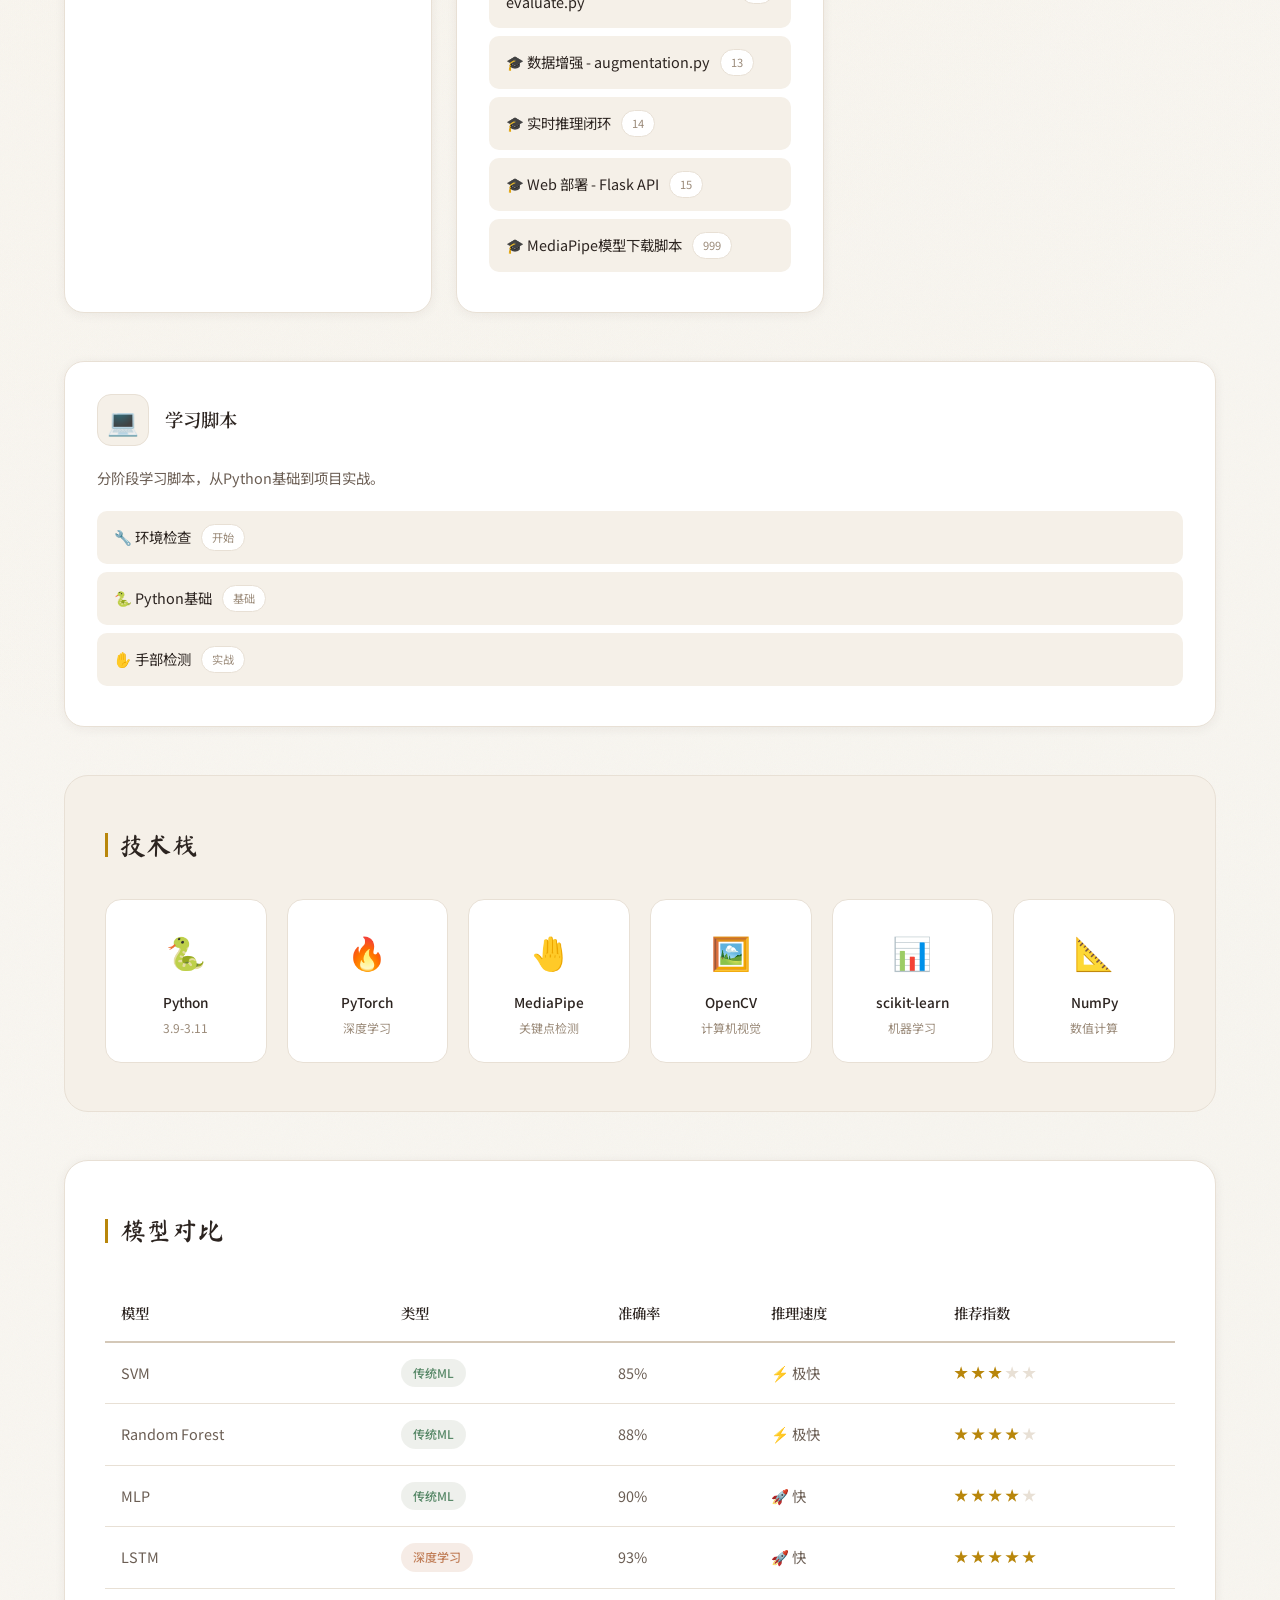
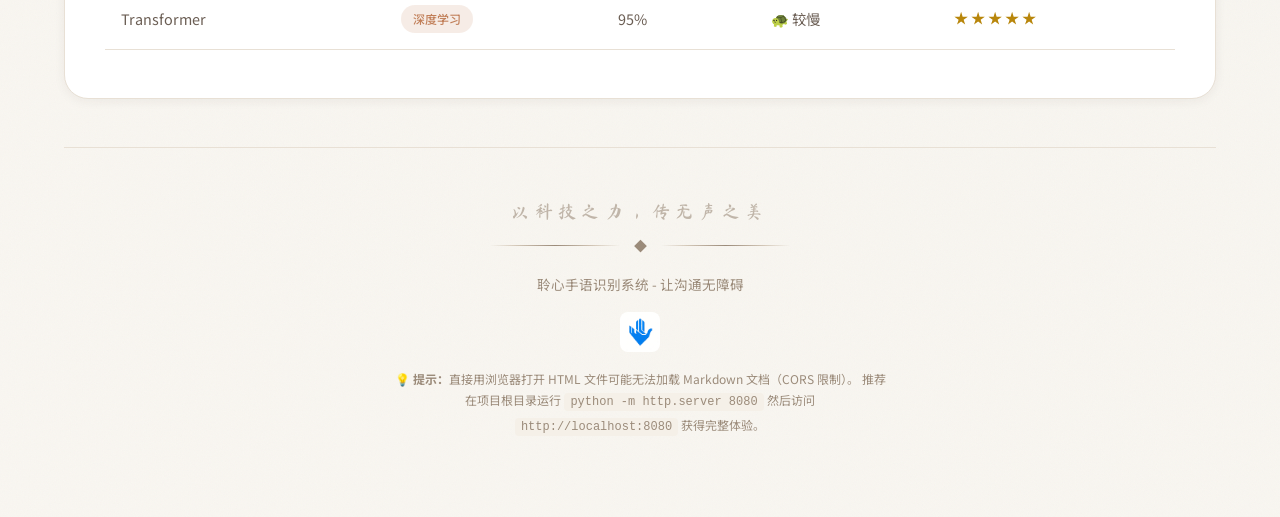
<file: web/index.html>
<!DOCTYPE html>
<html lang="zh-CN">

<head>
    <meta charset="UTF-8">
    <meta name="viewport" content="width=device-width, initial-scale=1.0">
    <title>聆心手语识别系统 - 学习导航</title>
    <link rel="preconnect" href="https://fonts.googleapis.com">
    <link rel="preconnect" href="https://fonts.gstatic.com" crossorigin>
    <link
        href="https://fonts.googleapis.com/css2?family=Ma+Shan+Zheng&family=Noto+Serif+SC:wght@400;600;700;900&family=Noto+Sans+SC:wght@300;400;500;600&family=ZCOOL+XiaoWei&display=swap"
        rel="stylesheet">
    <style>
        * {
            margin: 0;
            padding: 0;
            box-sizing: border-box;
        }

        :root {
            /* Chinese Traditional Colors */
            --ink-black: #1a1a1a;
            --bg-primary: #FAF7F2;
            --bg-secondary: #F5F0E8;
            --bg-card: #FFFFFF;
            --text-primary: #2C2420;
            --text-secondary: #6B5E54;
            --text-muted: #9B8B7A;
            --accent-vermillion: #B8860B;
            --accent-warm: #D4A574;
            --accent-terracotta: #C17F59;
            --accent-sage: #5A8A6A;
            --accent-indigo: #2E4057;
            --accent-gold: #B8860B;
            --border-light: #E8E0D5;
            --border-medium: #D4C8B8;
            --shadow-soft: 0 2px 12px rgba(44, 36, 32, 0.06);
            --shadow-medium: 0 4px 24px rgba(44, 36, 32, 0.08);
            --shadow-hover: 0 8px 32px rgba(44, 36, 32, 0.12);
            --transition-fast: 0.2s cubic-bezier(0.4, 0, 0.2, 1);
            --transition-normal: 0.3s cubic-bezier(0.4, 0, 0.2, 1);
            --transition-slow: 0.5s cubic-bezier(0.4, 0, 0.2, 1);
        }

        body {
            font-family: 'Noto Sans SC', -apple-system, BlinkMacSystemFont, sans-serif;
            background: var(--bg-primary);
            min-height: 100vh;
            color: var(--text-primary);
            line-height: 1.7;
            background-image:
                url("data:image/svg+xml,%3Csvg xmlns='http://www.w3.org/2000/svg' width='400' height='400'%3E%3Cfilter id='n'%3E%3CfeTurbulence type='fractalNoise' baseFrequency='0.85' numOctaves='4' stitchTiles='stitch'/%3E%3C/filter%3E%3Crect width='400' height='400' filter='url(%23n)' opacity='0.03'/%3E%3C/svg%3E"),
                radial-gradient(circle at 20% 50%, rgba(184, 134, 11, 0.02) 0%, transparent 50%),
                radial-gradient(circle at 80% 80%, rgba(90, 138, 106, 0.02) 0%, transparent 50%);
        }

        .container {
            max-width: 1200px;
            margin: 0 auto;
            padding: 24px;
        }

        /* ===== 头部区域 ===== */
        header {
            text-align: center;
            padding: 80px 20px 60px;
            position: relative;
            overflow: hidden;
        }

        header::before {
            content: '';
            position: absolute;
            top: 40px;
            left: 50%;
            transform: translateX(-50%);
            width: 80px;
            height: 2px;
            background: linear-gradient(90deg, transparent, var(--accent-vermillion), transparent);
        }

        /* Ink Mountain Background */
        .ink-mountain-bg {
            position: absolute;
            bottom: 0;
            left: 0;
            width: 100%;
            height: 250px;
            opacity: 0.04;
            pointer-events: none;
        }

        .logo {
            margin-bottom: 24px;
            display: inline-block;
            position: relative;
            animation: gentleFloat 6s ease-in-out infinite;
        }

        .logo img {
            width: 100px;
            height: auto;
            border-radius: 20px;
            box-shadow: var(--shadow-medium);
        }

        @keyframes gentleFloat {

            0%,
            100% {
                transform: translateY(0);
            }

            50% {
                transform: translateY(-8px);
            }
        }

        h1 {
            font-family: 'Ma Shan Zheng', cursive;
            font-size: 3.2rem;
            font-weight: 400;
            margin-bottom: 16px;
            color: var(--text-primary);
            letter-spacing: 0.1em;
        }

        .subtitle {
            font-family: 'ZCOOL XiaoWei', serif;
            font-size: 1.1rem;
            color: var(--text-secondary);
            max-width: 500px;
            margin: 0 auto;
            font-weight: 400;
            line-height: 1.8;
            letter-spacing: 0.15em;
        }

        .nav-button {
            display: inline-flex;
            align-items: center;
            gap: 10px;
            padding: 14px 28px;
            background: var(--bg-card);
            color: var(--text-primary);
            text-decoration: none;
            border-radius: 4px;
            font-weight: 500;
            margin-top: 32px;
            transition: all var(--transition-normal);
            border: 1.5px solid var(--border-medium);
            box-shadow: var(--shadow-soft);
            position: relative;
            overflow: hidden;
        }

        .nav-button::before {
            content: '';
            position: absolute;
            top: 0;
            left: 0;
            right: 0;
            height: 2px;
            background: var(--accent-vermillion);
            transform: scaleX(0);
            transition: transform var(--transition-normal);
        }

        .nav-button:hover {
            transform: translateY(-2px);
            box-shadow: var(--shadow-hover);
            border-color: var(--accent-vermillion);
            color: var(--accent-vermillion);
        }

        .nav-button:hover::before {
            transform: scaleX(1);
        }

        /* ===== 统计区域 ===== */
        .stats {
            display: flex;
            justify-content: center;
            gap: 60px;
            margin-top: 48px;
            flex-wrap: wrap;
        }

        .stat-item {
            text-align: center;
            padding: 20px 32px;
            background: var(--bg-card);
            border-radius: 16px;
            box-shadow: var(--shadow-soft);
            border: 1px solid var(--border-light);
            transition: all var(--transition-normal);
            min-width: 120px;
        }

        .stat-item:hover {
            transform: translateY(-4px);
            box-shadow: var(--shadow-medium);
        }

        .stat-number {
            font-family: 'Ma Shan Zheng', cursive;
            font-size: 2.6rem;
            font-weight: 400;
            color: var(--accent-vermillion);
            margin-bottom: 4px;
        }

        .stat-label {
            font-size: 0.85rem;
            color: var(--text-secondary);
            font-weight: 400;
            letter-spacing: 0.05em;
        }

        /* ===== 学习路径 ===== */
        .learning-path {
            background: var(--bg-secondary);
            border-radius: 24px;
            padding: 48px 40px;
            margin-bottom: 48px;
            border: 1px solid var(--border-light);
        }

        .section-title {
            font-family: 'Ma Shan Zheng', cursive;
            font-size: 1.6rem;
            font-weight: 400;
            margin-bottom: 32px;
            display: flex;
            align-items: center;
            gap: 12px;
            color: var(--text-primary);
        }

        .section-title::before {
            content: '';
            width: 3px;
            height: 24px;
            background: var(--accent-vermillion);
        }

        .path-steps {
            display: flex;
            gap: 20px;
            flex-wrap: wrap;
        }

        .path-step {
            flex: 1;
            min-width: 160px;
            background: var(--bg-card);
            border-radius: 16px;
            padding: 28px 24px;
            text-align: center;
            transition: all var(--transition-normal);
            border: 1px solid var(--border-light);
            cursor: pointer;
            position: relative;
            overflow: hidden;
        }

        .path-step::before {
            content: '';
            position: absolute;
            top: 0;
            left: 0;
            right: 0;
            height: 3px;
            background: linear-gradient(90deg, var(--accent-warm), var(--accent-terracotta));
            transform: scaleX(0);
            transition: transform var(--transition-normal);
        }

        .path-step:hover {
            transform: translateY(-4px);
            box-shadow: var(--shadow-hover);
        }

        .path-step:hover::before {
            transform: scaleX(1);
        }

        .step-number {
            font-family: 'Ma Shan Zheng', cursive;
            font-size: 2.2rem;
            font-weight: 400;
            color: var(--accent-vermillion);
            margin-bottom: 12px;
            opacity: 0.5;
        }

        .step-title {
            font-weight: 600;
            font-size: 1.05rem;
            margin-bottom: 8px;
            color: var(--text-primary);
        }

        .step-desc {
            font-size: 0.85rem;
            color: var(--text-muted);
            line-height: 1.6;
        }

        /* ===== 资源导航区域 ===== */
        .resource-nav {
            background: var(--bg-card);
            border-radius: 24px;
            padding: 32px;
            margin-bottom: 48px;
            border: 1px solid var(--border-light);
            box-shadow: var(--shadow-soft);
        }

        .nav-header {
            display: flex;
            align-items: center;
            justify-content: space-between;
            margin-bottom: 28px;
            flex-wrap: wrap;
            gap: 16px;
        }

        .nav-breadcrumb {
            display: flex;
            align-items: center;
            gap: 12px;
            font-size: 0.9rem;
            color: var(--text-muted);
        }

        .nav-breadcrumb span {
            cursor: pointer;
            transition: color var(--transition-fast);
            padding: 4px 8px;
            border-radius: 6px;
        }

        .nav-breadcrumb span:hover {
            color: var(--accent-terracotta);
            background: var(--bg-secondary);
        }

        .nav-breadcrumb .separator {
            color: var(--border-medium);
            cursor: default;
            padding: 0;
        }

        .nav-breadcrumb .current {
            color: var(--text-primary);
            font-weight: 500;
        }

        .nav-search {
            position: relative;
            flex: 1;
            max-width: 280px;
        }

        .nav-search input {
            width: 100%;
            padding: 12px 16px 12px 44px;
            background: var(--bg-secondary);
            border: 1px solid var(--border-light);
            border-radius: 12px;
            font-size: 0.9rem;
            color: var(--text-primary);
            transition: all var(--transition-fast);
        }

        .nav-search input:focus {
            outline: none;
            border-color: var(--accent-vermillion);
            background: var(--bg-card);
        }

        .nav-search::before {
            content: '🔍';
            position: absolute;
            left: 16px;
            top: 50%;
            transform: translateY(-50%);
            font-size: 0.9rem;
            opacity: 0.5;
        }

        /* ===== 文件树 ===== */
        .file-tree {
            list-style: none;
        }

        .tree-node {
            position: relative;
            margin-bottom: 6px;
        }

        .folder-header {
            display: flex;
            align-items: center;
            gap: 12px;
            padding: 14px 18px;
            background: var(--bg-secondary);
            border-radius: 12px;
            cursor: pointer;
            transition: all var(--transition-fast);
            user-select: none;
            border: 1px solid transparent;
        }

        .folder-header:hover {
            background: var(--bg-primary);
            border-color: var(--border-medium);
        }

        .folder-icon {
            font-size: 1.1rem;
            transition: transform var(--transition-normal);
            flex-shrink: 0;
        }

        .folder-header.active .folder-icon {
            transform: rotate(90deg);
        }

        .folder-name {
            font-weight: 500;
            flex: 1;
            text-align: left;
            color: var(--text-primary);
        }

        .folder-count {
            font-size: 0.75rem;
            color: var(--text-muted);
            background: var(--bg-card);
            padding: 3px 10px;
            border-radius: 20px;
            border: 1px solid var(--border-light);
        }

        .folder-content {
            max-height: 0;
            overflow: hidden;
            transition: max-height var(--transition-slow), opacity var(--transition-normal);
            opacity: 0;
            padding-left: 24px;
            margin-top: 6px;
        }

        .folder-content.open {
            max-height: 2000px;
            opacity: 1;
        }

        .file-list {
            list-style: none;
        }

        .file-item {
            display: flex;
            align-items: center;
            gap: 12px;
            padding: 12px 16px;
            margin-bottom: 4px;
            border-radius: 10px;
            cursor: pointer;
            transition: all var(--transition-fast);
            position: relative;
            background: var(--bg-card);
            border: 1px solid var(--border-light);
        }

        .file-item::before {
            content: '';
            position: absolute;
            left: 0;
            top: 50%;
            transform: translateY(-50%);
            width: 3px;
            height: 0;
            background: var(--accent-warm);
            border-radius: 2px;
            transition: height var(--transition-fast);
        }

        .file-item:hover {
            background: var(--bg-primary);
            padding-left: 20px;
            border-color: var(--accent-vermillion);
        }

        .file-item:hover::before {
            height: 50%;
        }

        .file-item.active {
            background: var(--bg-secondary);
            border-color: var(--accent-vermillion);
        }

        .file-icon {
            font-size: 1rem;
            flex-shrink: 0;
        }

        .file-name {
            flex: 1;
            font-size: 0.9rem;
            color: var(--text-primary);
        }

        .file-badge {
            font-size: 0.7rem;
            padding: 3px 10px;
            border-radius: 20px;
            background: var(--bg-secondary);
            color: var(--text-secondary);
            border: 1px solid var(--border-light);
        }

        /* ===== 学习卡片 ===== */
        .learn-grid {
            display: grid;
            grid-template-columns: repeat(auto-fit, minmax(320px, 1fr));
            gap: 24px;
            margin-bottom: 48px;
        }

        .learn-card {
            background: var(--bg-card);
            border-radius: 20px;
            padding: 32px;
            border: 1px solid var(--border-light);
            transition: all var(--transition-normal);
            box-shadow: var(--shadow-soft);
        }

        .learn-card:hover {
            transform: translateY(-4px);
            box-shadow: var(--shadow-hover);
            border-color: var(--border-medium);
        }

        .card-header {
            display: flex;
            align-items: center;
            gap: 16px;
            margin-bottom: 20px;
        }

        .card-icon {
            width: 52px;
            height: 52px;
            border-radius: 14px;
            display: flex;
            align-items: center;
            justify-content: center;
            font-size: 1.6rem;
            background: var(--bg-secondary);
            border: 1px solid var(--border-light);
        }

        .card-title {
            font-family: 'Noto Serif SC', serif;
            font-weight: 600;
            font-size: 1.15rem;
            color: var(--text-primary);
        }

        .card-desc {
            color: var(--text-secondary);
            font-size: 0.9rem;
            margin-bottom: 20px;
            line-height: 1.7;
        }

        .learn-list {
            list-style: none;
        }

        .learn-item {
            padding: 12px 16px;
            background: var(--bg-secondary);
            border-radius: 10px;
            margin-bottom: 8px;
            display: flex;
            align-items: center;
            justify-content: space-between;
            transition: all var(--transition-fast);
            border: 1px solid transparent;
        }

        .learn-item:hover {
            background: var(--bg-primary);
            border-color: var(--border-medium);
            transform: translateX(4px);
        }

        .learn-item a {
            color: var(--text-primary);
            text-decoration: none;
            font-size: 0.9rem;
            display: flex;
            align-items: center;
            gap: 10px;
            width: 100%;
        }

        .learn-item a:hover {
            color: var(--accent-vermillion);
        }

        .learn-badge {
            font-size: 0.7rem;
            padding: 3px 10px;
            border-radius: 20px;
            background: var(--bg-card);
            color: var(--text-muted);
            border: 1px solid var(--border-light);
        }

        /* ===== 技术栈 ===== */
        .tech-stack {
            background: var(--bg-secondary);
            border-radius: 24px;
            padding: 48px 40px;
            margin-bottom: 48px;
            border: 1px solid var(--border-light);
        }

        .tech-grid {
            display: grid;
            grid-template-columns: repeat(auto-fit, minmax(120px, 1fr));
            gap: 20px;
        }

        .tech-item {
            background: var(--bg-card);
            border-radius: 16px;
            padding: 24px 16px;
            text-align: center;
            transition: all var(--transition-normal);
            border: 1px solid var(--border-light);
            cursor: pointer;
        }

        .tech-item:hover {
            transform: translateY(-4px);
            box-shadow: var(--shadow-medium);
            border-color: var(--accent-vermillion);
        }

        .tech-icon {
            font-size: 2rem;
            margin-bottom: 12px;
        }

        .tech-name {
            font-size: 0.85rem;
            font-weight: 500;
            color: var(--text-primary);
            margin-bottom: 4px;
        }

        .tech-desc {
            font-size: 0.75rem;
            color: var(--text-muted);
        }

        /* ===== 模型对比表 ===== */
        .model-comparison {
            background: var(--bg-card);
            border-radius: 24px;
            padding: 48px 40px;
            margin-bottom: 48px;
            border: 1px solid var(--border-light);
            box-shadow: var(--shadow-soft);
            overflow-x: auto;
        }

        table {
            width: 100%;
            border-collapse: collapse;
            font-size: 0.9rem;
        }

        th {
            text-align: left;
            padding: 16px;
            font-weight: 600;
            color: var(--text-primary);
            border-bottom: 2px solid var(--border-medium);
            font-family: 'Noto Serif SC', serif;
        }

        td {
            padding: 16px;
            border-bottom: 1px solid var(--border-light);
            color: var(--text-secondary);
        }

        tr:hover {
            background: var(--bg-secondary);
        }

        .model-type {
            display: inline-block;
            padding: 4px 12px;
            border-radius: 20px;
            font-size: 0.75rem;
            font-weight: 500;
        }

        .type-ml {
            background: rgba(139, 154, 125, 0.15);
            color: var(--accent-sage);
        }

        .type-dl {
            background: rgba(193, 127, 89, 0.15);
            color: var(--accent-terracotta);
        }

        .rating {
            display: flex;
            gap: 3px;
        }

        .star {
            width: 14px;
            height: 14px;
            background: var(--border-light);
            clip-path: polygon(50% 0%, 61% 35%, 98% 35%, 68% 57%, 79% 91%, 50% 70%, 21% 91%, 32% 57%, 2% 35%, 39% 35%);
        }

        .star.filled {
            background: var(--accent-vermillion);
        }

        /* ===== 页脚 ===== */
        footer {
            text-align: center;
            padding: 48px 20px;
            color: var(--text-muted);
            font-size: 0.85rem;
            border-top: 1px solid var(--border-light);
            margin-top: 48px;
        }

        footer p {
            margin-bottom: 8px;
        }

        /* ===== 响应式 ===== */
        @media (max-width: 768px) {
            h1 {
                font-size: 2.2rem;
            }

            .logo img {
                width: 72px;
            }

            .stats {
                gap: 16px;
            }

            .stat-item {
                min-width: 100px;
                padding: 16px 20px;
            }

            .stat-number {
                font-size: 1.8rem;
            }

            .learning-path,
            .tech-stack,
            .model-comparison {
                padding: 32px 24px;
            }

            .path-steps {
                gap: 12px;
            }

            .path-step {
                min-width: 140px;
                padding: 20px 16px;
            }

            .learn-grid {
                grid-template-columns: 1fr;
            }

            .nav-header {
                flex-direction: column;
                align-items: stretch;
            }

            .nav-search {
                max-width: none;
            }
        }

        /* ===== 国风装饰 ===== */
        .seal-stamp {
            display: inline-flex;
            align-items: center;
            justify-content: center;
            border: 2.5px solid var(--accent-vermillion);
            color: var(--accent-vermillion);
            font-family: 'Ma Shan Zheng', cursive;
            line-height: 1;
            position: relative;
            transform: rotate(-3deg);
        }

        .seal-stamp::after {
            content: '';
            position: absolute;
            inset: 0;
            background:
                radial-gradient(circle at 30% 20%, var(--bg-card) 1px, transparent 1px),
                radial-gradient(circle at 70% 60%, var(--bg-card) 1.5px, transparent 1.5px),
                radial-gradient(circle at 20% 70%, var(--bg-card) 2px, transparent 2px);
            opacity: 0.4;
            pointer-events: none;
        }

        .ink-divider {
            display: flex;
            align-items: center;
            gap: 14px;
            margin: 32px 0;
            color: var(--text-muted);
            font-size: 13px;
        }

        .ink-divider::before,
        .ink-divider::after {
            content: '';
            flex: 1;
            height: 1px;
            background: linear-gradient(90deg, transparent, var(--border-medium) 20%, var(--text-muted) 50%, var(--border-medium) 80%, transparent);
        }

        /* ===== 页脚 ===== */
        footer {
            text-align: center;
            padding: 48px 20px;
            color: var(--text-muted);
            font-size: 0.85rem;
            border-top: 1px solid var(--border-light);
            margin-top: 48px;
            position: relative;
        }

        footer .footer-poem {
            font-family: 'Ma Shan Zheng', cursive;
            font-size: 18px;
            color: var(--text-muted);
            margin-bottom: 8px;
            letter-spacing: 0.3em;
            opacity: 0.6;
        }

        /* ===== 动画 ===== */
        @keyframes fadeInUp {
            from {
                opacity: 0;
                transform: translateY(20px);
            }

            to {
                opacity: 1;
                transform: translateY(0);
            }
        }

        .animate-fadeInUp {
            animation: fadeInUp 0.6s ease forwards;
        }

        .delay-1 {
            animation-delay: 0.1s;
        }

        .delay-2 {
            animation-delay: 0.2s;
        }

        .delay-3 {
            animation-delay: 0.3s;
        }

        .delay-4 {
            animation-delay: 0.4s;
        }
    </style>
</head>

<body>
    <div class="container">
        <header>
            <!-- Ink Mountain Background SVG -->
            <svg class="ink-mountain-bg" viewBox="0 0 1200 250" preserveAspectRatio="none">
                <defs>
                    <linearGradient id="mtnGrad" x1="0" y1="0" x2="0" y2="1">
                        <stop offset="0%" stop-color="#1a1a1a" stop-opacity="0.12" />
                        <stop offset="100%" stop-color="#1a1a1a" stop-opacity="0" />
                    </linearGradient>
                </defs>
                <path
                    d="M0,250 L0,180 Q100,100 200,150 Q300,70 400,120 Q500,40 600,100 Q700,50 800,110 Q900,40 1000,90 Q1100,60 1200,130 L1200,250 Z"
                    fill="url(#mtnGrad)" />
                <path d="M0,250 L0,200 Q150,140 300,180 Q450,110 600,160 Q750,100 900,150 Q1050,90 1200,170 L1200,250 Z"
                    fill="url(#mtnGrad)" opacity="0.5" />
            </svg>

            <div style="display:inline-block;margin-bottom:24px;position:relative;">
                <img src="../assets/logo.png" alt="聆心"
                    style="width:80px;height:80px;border-radius:16px;box-shadow:0 4px 24px rgba(44,36,32,0.08);">
            </div>
            <h1>聆心手语识别系统</h1>
            <p class="subtitle">以科技之力，传无声之美</p>
            <div class="stats">
                <div class="stat-item">
                    <div class="stat-number" id="statDocs">0</div>
                    <div class="stat-label">学习文档</div>
                </div>
                <div class="stat-item">
                    <div class="stat-number" id="statJournal">0</div>
                    <div class="stat-label">项目日志</div>
                </div>
                <div class="stat-item">
                    <div class="stat-number">5</div>
                    <div class="stat-label">支持模型</div>
                </div>
                <div class="stat-item">
                    <div class="stat-number">1058</div>
                    <div class="stat-label">手语词汇</div>
                </div>
            </div>
            <a href="dashboard" class="nav-button">
                <span>🎛️</span>
                <span>全流程控制台</span>
            </a>
            <a href="/docs?file=docs/guide/01-quickstart.md" class="nav-button" style="margin-left:12px;">
                <span>📚</span>
                <span>文档阅读</span>
            </a>
            <a href="demo" class="nav-button" style="margin-left:12px;">
                <span>🎬</span>
                <span>实时演示</span>
            </a>
            <a href="/resources" class="nav-button" style="margin-left:12px;">
                <span>🔗</span>
                <span>资源导航</span>
            </a>
        </header>

        <section class="learning-path">
            <h2 class="section-title">推荐学习路径</h2>
            <div class="path-steps" id="learningPath"><!-- 由文档索引动态生成 --></div>
        </section>

        <section class="resource-nav">
            <div class="nav-header">
                <div class="nav-breadcrumb">
                    <span onclick="showRoot()">📁 根目录</span>
                    <span class="separator">/</span>
                    <span class="current" id="currentPath">Lingxin</span>
                </div>
                <div class="nav-search">
                    <input type="text" placeholder="搜索文件..." id="searchInput">
                </div>
            </div>

            <ul class="file-tree" id="fileTree">
                <!-- 文件树将通过JavaScript动态生成 -->
            </ul>
        </section>

        <section class="learn-grid" id="categoryCards">
            <!-- 文档分类卡片由索引动态生成 -->
        </section>

        <section class="learn-grid">
            <div class="learn-card animate-fadeInUp delay-2">
                <div class="card-header">
                    <div class="card-icon">💻</div>
                    <div class="card-title">学习脚本</div>
                </div>
                <div class="card-desc">分阶段学习脚本，从Python基础到项目实战。</div>
                <ul class="learn-list">
                    <li class="learn-item">
                        <a href="../learning/00_env_setup.py" target="_blank">
                            <span>🔧 环境检查</span>
                            <span class="learn-badge">开始</span>
                        </a>
                    </li>
                    <li class="learn-item">
                        <a href="../learning/01_python_basics.py" target="_blank">
                            <span>🐍 Python基础</span>
                            <span class="learn-badge">基础</span>
                        </a>
                    </li>
                    <li class="learn-item">
                        <a href="../learning/04_hand_detection_simple.py" target="_blank">
                            <span>✋ 手部检测</span>
                            <span class="learn-badge">实战</span>
                        </a>
                    </li>
                </ul>
            </div>
        </section>

        <section class="tech-stack">
            <h2 class="section-title">技术栈</h2>
            <div class="tech-grid">
                <div class="tech-item" onclick="window.open('https://www.python.org/', '_blank')">
                    <div class="tech-icon">🐍</div>
                    <div class="tech-name">Python</div>
                    <div class="tech-desc">3.9-3.11</div>
                </div>
                <div class="tech-item" onclick="window.open('https://pytorch.org/', '_blank')">
                    <div class="tech-icon">🔥</div>
                    <div class="tech-name">PyTorch</div>
                    <div class="tech-desc">深度学习</div>
                </div>
                <div class="tech-item" onclick="window.open('https://mediapipe.dev/', '_blank')">
                    <div class="tech-icon">🤚</div>
                    <div class="tech-name">MediaPipe</div>
                    <div class="tech-desc">关键点检测</div>
                </div>
                <div class="tech-item" onclick="window.open('https://opencv.org/', '_blank')">
                    <div class="tech-icon">🖼️</div>
                    <div class="tech-name">OpenCV</div>
                    <div class="tech-desc">计算机视觉</div>
                </div>
                <div class="tech-item" onclick="window.open('https://scikit-learn.org/', '_blank')">
                    <div class="tech-icon">📊</div>
                    <div class="tech-name">scikit-learn</div>
                    <div class="tech-desc">机器学习</div>
                </div>
                <div class="tech-item" onclick="window.open('https://numpy.org/', '_blank')">
                    <div class="tech-icon">📐</div>
                    <div class="tech-name">NumPy</div>
                    <div class="tech-desc">数值计算</div>
                </div>
            </div>
        </section>

        <section class="model-comparison">
            <h2 class="section-title">模型对比</h2>
            <table>
                <thead>
                    <tr>
                        <th>模型</th>
                        <th>类型</th>
                        <th>准确率</th>
                        <th>推理速度</th>
                        <th>推荐指数</th>
                    </tr>
                </thead>
                <tbody>
                    <tr>
                        <td>SVM</td>
                        <td><span class="model-type type-ml">传统ML</span></td>
                        <td>85%</td>
                        <td>⚡ 极快</td>
                        <td>
                            <div class="rating">
                                <div class="star filled"></div>
                                <div class="star filled"></div>
                                <div class="star filled"></div>
                                <div class="star"></div>
                                <div class="star"></div>
                            </div>
                        </td>
                    </tr>
                    <tr>
                        <td>Random Forest</td>
                        <td><span class="model-type type-ml">传统ML</span></td>
                        <td>88%</td>
                        <td>⚡ 极快</td>
                        <td>
                            <div class="rating">
                                <div class="star filled"></div>
                                <div class="star filled"></div>
                                <div class="star filled"></div>
                                <div class="star filled"></div>
                                <div class="star"></div>
                            </div>
                        </td>
                    </tr>
                    <tr>
                        <td>MLP</td>
                        <td><span class="model-type type-ml">传统ML</span></td>
                        <td>90%</td>
                        <td>🚀 快</td>
                        <td>
                            <div class="rating">
                                <div class="star filled"></div>
                                <div class="star filled"></div>
                                <div class="star filled"></div>
                                <div class="star filled"></div>
                                <div class="star"></div>
                            </div>
                        </td>
                    </tr>
                    <tr>
                        <td>LSTM</td>
                        <td><span class="model-type type-dl">深度学习</span></td>
                        <td>93%</td>
                        <td>🚀 快</td>
                        <td>
                            <div class="rating">
                                <div class="star filled"></div>
                                <div class="star filled"></div>
                                <div class="star filled"></div>
                                <div class="star filled"></div>
                                <div class="star filled"></div>
                            </div>
                        </td>
                    </tr>
                    <tr>
                        <td>Transformer</td>
                        <td><span class="model-type type-dl">深度学习</span></td>
                        <td>95%</td>
                        <td>🐢 较慢</td>
                        <td>
                            <div class="rating">
                                <div class="star filled"></div>
                                <div class="star filled"></div>
                                <div class="star filled"></div>
                                <div class="star filled"></div>
                                <div class="star filled"></div>
                            </div>
                        </td>
                    </tr>
                </tbody>
            </table>
        </section>

        <footer>
            <div class="footer-poem">以科技之力，传无声之美</div>
            <div class="ink-divider" style="max-width:300px;margin:0 auto 16px;">◆</div>
            <p>聆心手语识别系统 - 让沟通无障碍</p>
            <div style="display:flex;justify-content:center;margin-top:16px;">
                <img src="../assets/logo.png" alt="聆心" style="width:40px;height:40px;border-radius:8px;">
            </div>
            <p
                style="margin-top:16px;font-size:0.75rem;color:var(--text-muted);max-width:500px;margin-left:auto;margin-right:auto;line-height:1.8;">
                💡 <strong>提示：</strong>直接用浏览器打开 HTML 文件可能无法加载 Markdown 文档（CORS 限制）。
                推荐在项目根目录运行 <code
                    style="background:var(--bg-secondary);padding:2px 6px;border-radius:4px;">python -m http.server 8080</code>
                然后访问 <code
                    style="background:var(--bg-secondary);padding:2px 6px;border-radius:4px;">http://localhost:8080</code>
                获得完整体验。
            </p>
        </footer>
    </div>

    <script src="./static/js/docs-index.generated.js"></script>
    <script src="./static/js/docs-index.js"></script>
    <script>
        // 文件树数据
        // docs/ 目录由文档索引（docs-index.generated.js）动态生成，见 buildDocsTree()；
        // 其余目录为项目源码结构静态数据，不属于文档索引范围。
        const fileTreeData = {
            name: "Lingxin",
            type: "folder",
            children: [
                {
                    name: "docs",
                    type: "folder",
                    children: []
                },
                {
                    name: "learning",
                    type: "folder",
                    children: [
                        { name: "00_env_setup.py", type: "file", badge: "py" },
                        { name: "01_python_basics.py", type: "file", badge: "py" },
                        { name: "02_opencv_basics.py", type: "file", badge: "py" },
                        { name: "02_opencv_video.py", type: "file", badge: "py" },
                        { name: "03_mediapipe_intro.py", type: "file", badge: "py" },
                        { name: "04_hand_detection_simple.py", type: "file", badge: "py" },
                        { name: "04_hand_detection_draw.py", type: "file", badge: "py" },
                        { name: "05_pose_detection.py", type: "file", badge: "py" },
                        { name: "06_numpy_intro.py", type: "file", badge: "py" },
                        { name: "06_numpy_operations.py", type: "file", badge: "py" },
                        { name: "07_feature_extraction.py", type: "file", badge: "py" },
                        { name: "08_svm_intro.py", type: "file", badge: "py" },
                        { name: "09_lstm_intro.py", type: "file", badge: "py" },
                        { name: "10_data_collection.py", type: "file", badge: "py" },
                        { name: "11_config_management.py", type: "file", badge: "py" },
                        { name: "12_training_pipeline.py", type: "file", badge: "py" },
                        { name: "13_data_augmentation.py", type: "file", badge: "py" },
                        { name: "download_models.py", type: "file", badge: "py" },
                        { name: "README.md", type: "file", badge: "doc" }
                    ]
                },
                {
                    name: "src",
                    type: "folder",
                    children: [
                        { name: "config.py", type: "file", badge: "py" },
                        { name: "constants.py", type: "file", badge: "py" },
                        {
                            name: "detection", type: "folder", children: [
                                { name: "hand_detector.py", type: "file", badge: "py" }
                            ]
                        },
                        {
                            name: "features", type: "folder", children: [
                                { name: "feature_extractor.py", type: "file", badge: "py" },
                                { name: "augmentation.py", type: "file", badge: "py" }
                            ]
                        },
                        {
                            name: "models", type: "folder", children: [
                                { name: "base_model.py", type: "file", badge: "py" },
                                { name: "lstm_model.py", type: "file", badge: "py" },
                                { name: "transformer_model.py", type: "file", badge: "py" }
                            ]
                        },
                        {
                            name: "training", type: "folder", children: [
                                { name: "trainer.py", type: "file", badge: "py" }
                            ]
                        },
                        {
                            name: "utils", type: "folder", children: [
                                { name: "data_loader.py", type: "file", badge: "py" },
                                { name: "logger.py", type: "file", badge: "py" },
                                { name: "metrics.py", type: "file", badge: "py" },
                                { name: "visualization.py", type: "file", badge: "py" }
                            ]
                        }
                    ]
                },
                {
                    name: "tools",
                    type: "folder",
                    children: [
                        { name: "collect_data.py", type: "file", badge: "py" },
                        { name: "collect_from_video.py", type: "file", badge: "py" },
                        { name: "preprocess.py", type: "file", badge: "py" },
                        { name: "train.py", type: "file", badge: "py" },
                        { name: "evaluate.py", type: "file", badge: "py" },
                        { name: "inference.py", type: "file", badge: "py" }
                    ]
                },
                { name: "README.md", type: "file", badge: "doc" },
                { name: "index.html", type: "file", badge: "doc" },
                { name: "resources.html", type: "file", badge: "doc" },
                { name: "environment.yml", type: "file", badge: "yml" },
                { name: "requirements.txt", type: "file", badge: "txt" }
            ]
        };

        // 文件类型图标映射
        const fileIcons = {
            doc: "📝",
            py: "🐍",
            yml: "⚙️",
            txt: "📄",
            md: "📝"
        };

        // 文件类型标签映射
        const fileTypeLabels = {
            doc: "文档",
            py: "Python",
            yml: "配置",
            txt: "文本",
            md: "Markdown"
        };

        // 按相对路径把文档节点插入目录树（任意层级）
        function insertTreePath(folder, parts, item) {
            if (parts.length === 1) {
                folder.children.push({
                    name: parts[0],
                    type: "file",
                    badge: "doc",
                    docFile: item.file,
                    docTitle: item.title
                });
                return;
            }
            let child = folder.children.find(c => c.type === "folder" && c.name === parts[0]);
            if (!child) {
                child = { name: parts[0], type: "folder", children: [] };
                folder.children.push(child);
            }
            insertTreePath(child, parts.slice(1), item);
        }

        // 从文档索引构建 docs 目录树（分类目录层级由索引路径推导）
        function buildDocsTree() {
            const docsFolder = fileTreeData.children.find(c => c.name === "docs");
            docsFolder.children = [];
            (DocIndex.items() || []).forEach(item => {
                insertTreePath(docsFolder, item.file.split('/').slice(1), item);
            });
            // README.md 排在文档索引之前（不参与索引）
            docsFolder.children.unshift({
                name: "README.md", type: "file", badge: "doc",
                docFile: "docs/README.md", docTitle: "文档中心"
            });
        }

        // 生成文件树HTML
        function generateFileTree(node, depth = 0) {
            if (node.type === "folder") {
                const hasChildren = node.children && node.children.length > 0;
                const childCount = hasChildren ? node.children.length : 0;

                return `
                    <li class="tree-node" data-depth="${depth}" data-path="${node.name}">
                        <div class="folder-header" data-name="${node.name}">
                            <span class="folder-icon">📁</span>
                            <span class="folder-name">${node.name}</span>
                            ${childCount > 0 ? `<span class="folder-count">${childCount}</span>` : ''}
                        </div>
                        ${hasChildren ? `
                            <div class="folder-content">
                                <ul class="file-list">
                                    ${node.children.map(child => generateFileTree(child, depth + 1)).join('')}
                                </ul>
                            </div>
                        ` : ''}
                    </li>
                `;
            } else {
                return `
                    <li class="file-item" data-name="${node.name}" data-path="${node.name}" data-doc="${node.docFile || ''}">
                        <span class="file-icon">${fileIcons[node.badge] || "📄"}</span>
                        <span class="file-name">${node.name}</span>
                        <span class="file-badge">${fileTypeLabels[node.badge] || "文件"}</span>
                    </li>
                `;
            }
        }

        // 初始化文件树
        function initFileTree() {
            buildDocsTree();
            const fileTreeElement = document.getElementById('fileTree');
            fileTreeElement.innerHTML = generateFileTree(fileTreeData);

            // 添加文件夹点击事件
            document.querySelectorAll('.folder-header').forEach(header => {
                header.addEventListener('click', function () {
                    const content = this.nextElementSibling;
                    const isOpen = content && content.classList.contains('open');

                    // 切换当前文件夹状态
                    if (content) {
                        content.classList.toggle('open');
                    }
                    this.classList.toggle('active');

                    // 更新面包屑
                    updateBreadcrumb(this.dataset.name);
                });
            });

            // 添加文件点击事件
            document.querySelectorAll('.file-item').forEach(item => {
                item.addEventListener('click', function () {
                    // 移除其他文件的active状态
                    document.querySelectorAll('.file-item').forEach(f => f.classList.remove('active'));
                    // 添加当前文件的active状态
                    this.classList.add('active');

                    // 文档（.md）→ 在文档阅读器中打开；其余源码文件仅高亮
                    const docFile = this.dataset.doc;
                    if (docFile) {
                        window.open('/docs?file=' + encodeURIComponent(docFile), '_blank');
                    } else {
                        updateBreadcrumb(this.dataset.name);
                    }
                });
            });
        }

        // 更新面包屑导航
        function updateBreadcrumb(folderName) {
            const currentPath = document.getElementById('currentPath');
            currentPath.textContent = folderName;
        }

        // 显示根目录
        function showRoot() {
            document.querySelectorAll('.folder-content').forEach(content => {
                content.classList.remove('open');
            });
            document.querySelectorAll('.folder-header').forEach(header => {
                header.classList.remove('active');
            });
            updateBreadcrumb('Lingxin');
        }

        // 搜索功能
        function initSearch() {
            const searchInput = document.getElementById('searchInput');
            searchInput.addEventListener('input', function () {
                const query = this.value.toLowerCase();
                const fileItems = document.querySelectorAll('.file-item');

                fileItems.forEach(item => {
                    const fileName = item.dataset.name.toLowerCase();
                    if (fileName.includes(query)) {
                        item.style.display = 'flex';
                        // 展开父文件夹
                        let parent = item.closest('.folder-content');
                        while (parent) {
                            parent.classList.add('open');
                            parent.previousElementSibling.classList.add('active');
                            parent = parent.closest('.tree-node').closest('.folder-content');
                        }
                    } else {
                        item.style.display = query ? 'none' : 'flex';
                    }
                });
            });
        }

        // 动态渲染学习路径：取非 journal 文档按 (分类顺序, order) 排序，最多 8 步
        function renderLearningPath() {
            const container = document.getElementById('learningPath');
            const docs = DocIndex.getLearningDocs().slice(0, 8);
            container.innerHTML = docs.map((doc, i) => `
                <div class="path-step" onclick="window.open('/docs?file=${doc.file}', '_blank')">
                    <div class="step-number">${String(i + 1).padStart(2, '0')}</div>
                    <div class="step-title">${doc.icon} ${doc.title}</div>
                    <div class="step-desc">${doc.description || ''}</div>
                </div>
            `).join('');
        }

        // 动态渲染分类文档卡片（排除 journal，学习脚本卡片为静态内容）
        function renderCategoryCards() {
            const container = document.getElementById('categoryCards');
            container.innerHTML = DocIndex.categories()
                .filter(cat => cat.key !== 'journal')
                .map(cat => {
                    const docs = DocIndex.items().filter(i => i.category === cat.key);
                    if (docs.length === 0) return '';
                    const list = docs.map(doc => `
                        <li class="learn-item">
                            <a href="/docs?file=${doc.file}" target="_blank">
                                <span>${doc.icon} ${doc.title}</span>
                                <span class="learn-badge">${doc.order}</span>
                            </a>
                        </li>
                    `).join('');
                    return `
                        <div class="learn-card animate-fadeInUp">
                            <div class="card-header">
                                <div class="card-icon">${cat.icon}</div>
                                <div class="card-title">${cat.label}</div>
                            </div>
                            <div class="card-desc">共 ${docs.length} 篇文档，按分类顺序阅读。${cat.description || ''}</div>
                            <ul class="learn-list">${list}</ul>
                        </div>
                    `;
                })
                .join('');
        }

        // 动态统计：文档数 / 日志数
        function renderStats() {
            document.getElementById('statDocs').textContent = DocIndex.getLearningDocs().length;
            document.getElementById('statJournal').textContent =
                DocIndex.items().filter(i => i.category === 'journal').length;
        }

        // 页面加载完成后初始化
        document.addEventListener('DOMContentLoaded', function () {
            renderStats();
            renderLearningPath();
            renderCategoryCards();
            initFileTree();
            initSearch();
        });

    </script>

</body>

</html>
</file>
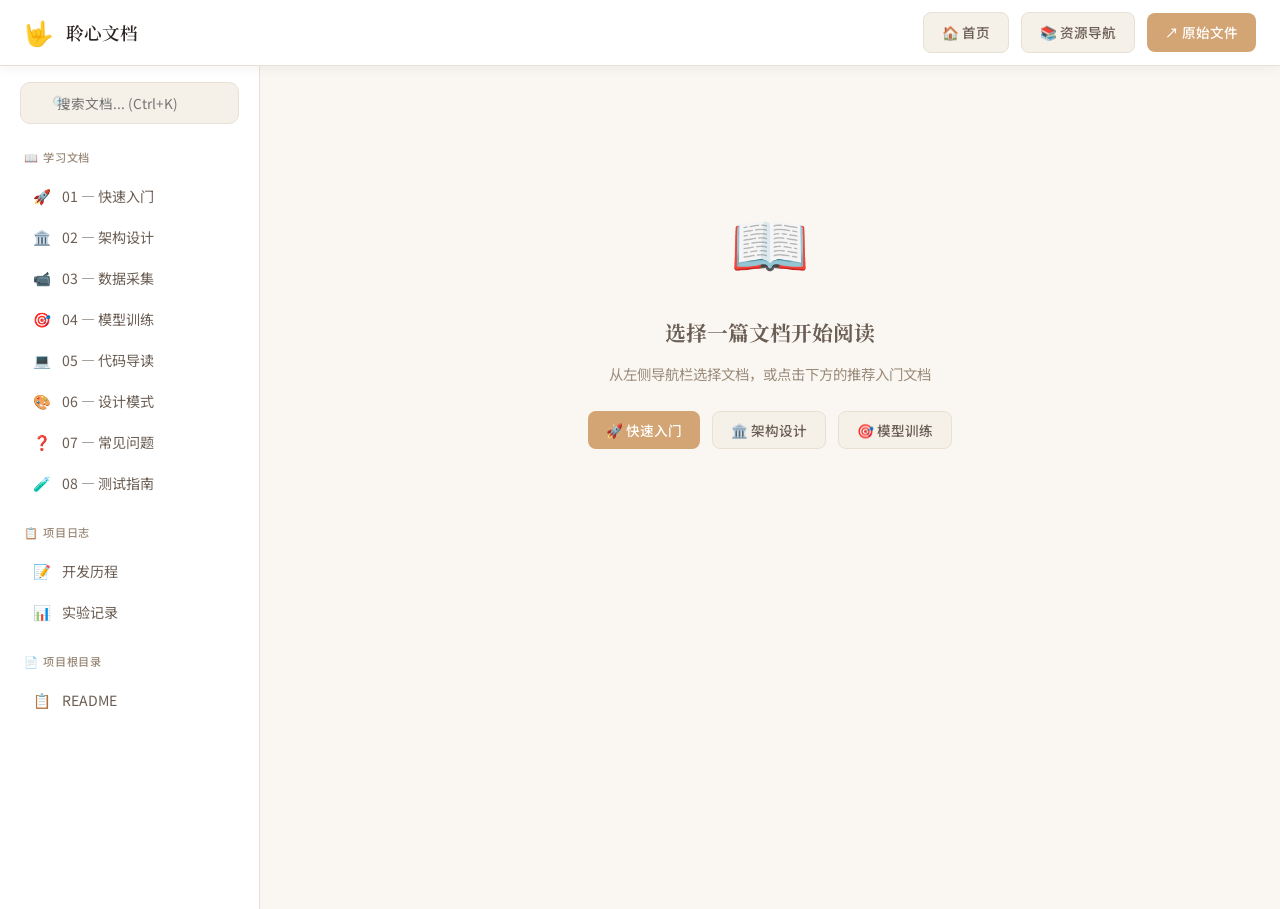
<file: docs-viewer.html>
<!DOCTYPE html>
<html lang="zh-CN">
<head>
    <meta charset="UTF-8">
    <meta name="viewport" content="width=device-width, initial-scale=1.0">
    <title>文档阅读 — 聆心手语识别系统</title>
    <link rel="preconnect" href="https://fonts.googleapis.com">
    <link rel="preconnect" href="https://fonts.gstatic.com" crossorigin>
    <link href="https://fonts.googleapis.com/css2?family=Noto+Serif+SC:wght@400;600;700&family=Noto+Sans+SC:wght@300;400;500;600&family=JetBrains+Mono:wght@400;500&display=swap" rel="stylesheet">
    <script src="assets/marked.min.js"></script>
    <style>
        * { margin: 0; padding: 0; box-sizing: border-box; }

        :root {
            --bg-primary: #FAF7F2;
            --bg-secondary: #F5F0E8;
            --bg-card: #FFFFFF;
            --text-primary: #2C2420;
            --text-secondary: #6B5E54;
            --text-muted: #9B8B7A;
            --accent-warm: #D4A574;
            --accent-terracotta: #C17F59;
            --accent-sage: #8B9A7D;
            --border-light: #E8E0D5;
            --border-medium: #D4C8B8;
            --shadow-soft: 0 2px 12px rgba(44, 36, 32, 0.06);
            --shadow-medium: 0 4px 24px rgba(44, 36, 32, 0.08);
            --transition-fast: 0.2s cubic-bezier(0.4, 0, 0.2, 1);
            --transition-normal: 0.3s cubic-bezier(0.4, 0, 0.2, 1);
        }

        body {
            font-family: 'Noto Sans SC', -apple-system, BlinkMacSystemFont, sans-serif;
            background: var(--bg-primary);
            color: var(--text-primary);
            line-height: 1.7;
        }

        /* ===== 顶部栏 ===== */
        .topbar {
            background: var(--bg-card);
            border-bottom: 1px solid var(--border-light);
            padding: 12px 24px;
            display: flex;
            align-items: center;
            justify-content: space-between;
            box-shadow: var(--shadow-soft);
            position: sticky;
            top: 0;
            z-index: 100;
        }

        .topbar-left {
            display: flex;
            align-items: center;
            gap: 12px;
        }

        .topbar-logo { font-size: 1.5rem; }

        .topbar-title {
            font-family: 'Noto Serif SC', serif;
            font-weight: 600;
            font-size: 1.1rem;
            color: var(--text-primary);
        }

        .topbar-right { display: flex; align-items: center; gap: 12px; }

        .btn {
            display: inline-flex;
            align-items: center;
            gap: 6px;
            padding: 8px 18px;
            background: var(--bg-secondary);
            color: var(--text-secondary);
            text-decoration: none;
            border-radius: 8px;
            font-size: 0.85rem;
            font-weight: 500;
            border: 1px solid var(--border-light);
            cursor: pointer;
            transition: all var(--transition-fast);
            font-family: 'Noto Sans SC', sans-serif;
        }

        .btn:hover { border-color: var(--accent-warm); color: var(--accent-terracotta); }
        .btn.primary { background: var(--accent-warm); color: white; border: none; }
        .btn.primary:hover { background: var(--accent-terracotta); }

        #toggleSidebar { display: none; }

        .breadcrumb {
            font-size: 0.8rem;
            color: var(--text-muted);
            display: flex;
            align-items: center;
            gap: 6px;
        }

        .breadcrumb span { color: var(--text-secondary); }

        /* ===== 布局 ===== */
        .layout {
            display: flex;
            height: calc(100vh - 57px);
        }

        /* ===== 侧边栏 ===== */
        .sidebar {
            width: 260px;
            min-width: 260px;
            background: var(--bg-card);
            border-right: 1px solid var(--border-light);
            overflow-y: auto;
            padding: 16px 0;
            transition: transform var(--transition-normal);
        }

        .sidebar-section {
            padding: 8px 20px;
            margin-bottom: 4px;
        }

        .sidebar-label {
            font-size: 0.7rem;
            text-transform: uppercase;
            letter-spacing: 0.08em;
            color: var(--text-muted);
            font-weight: 500;
            margin-bottom: 8px;
            padding: 0 4px;
        }

        .sidebar-link {
            display: flex;
            align-items: center;
            gap: 10px;
            padding: 10px 12px;
            border-radius: 8px;
            text-decoration: none;
            color: var(--text-secondary);
            font-size: 0.88rem;
            transition: all var(--transition-fast);
            cursor: pointer;
            border: none;
            background: none;
            width: 100%;
            text-align: left;
            font-family: 'Noto Sans SC', sans-serif;
        }

        .sidebar-link:hover { background: var(--bg-secondary); color: var(--accent-terracotta); }
        .sidebar-link.active { background: rgba(212, 165, 116, 0.15); color: var(--accent-terracotta); font-weight: 500; }

        .sidebar-link .icon { font-size: 0.9rem; flex-shrink: 0; width: 20px; text-align: center; }
        .sidebar-link .badge {
            margin-left: auto;
            font-size: 0.65rem;
            padding: 2px 8px;
            border-radius: 10px;
            background: var(--bg-secondary);
            color: var(--text-muted);
        }

        /* ===== 搜索 ===== */
        .search-wrap {
            padding: 0 20px 16px;
            position: sticky;
            top: 0;
            background: var(--bg-card);
            z-index: 10;
        }

        .search-wrap input {
            width: 100%;
            padding: 10px 14px 10px 36px;
            background: var(--bg-secondary);
            border: 1px solid var(--border-light);
            border-radius: 10px;
            font-size: 0.85rem;
            color: var(--text-primary);
            transition: all var(--transition-fast);
            font-family: 'Noto Sans SC', sans-serif;
        }

        .search-wrap input:focus {
            outline: none;
            border-color: var(--accent-warm);
            background: var(--bg-card);
        }

        .search-wrap .search-icon {
            position: absolute;
            left: 32px;
            top: 50%;
            transform: translateY(-50%);
            font-size: 0.85rem;
            opacity: 0.4;
            pointer-events: none;
        }

        .search-results {
            display: none;
            margin-top: 8px;
            max-height: 200px;
            overflow-y: auto;
        }

        .search-results.show { display: block; }

        .search-result-item {
            display: flex;
            align-items: center;
            gap: 8px;
            padding: 8px 12px;
            border-radius: 8px;
            cursor: pointer;
            font-size: 0.82rem;
            color: var(--text-secondary);
            transition: all var(--transition-fast);
            border: 1px solid transparent;
            text-align: left;
            width: 100%;
            background: none;
            font-family: 'Noto Sans SC', sans-serif;
        }

        .search-result-item:hover, .search-result-item:focus {
            background: var(--bg-secondary);
            border-color: var(--border-light);
            color: var(--accent-terracotta);
        }

        .search-result-item .match-count {
            margin-left: auto;
            font-size: 0.65rem;
            color: var(--text-muted);
            background: var(--bg-secondary);
            padding: 2px 8px;
            border-radius: 10px;
        }

        /* ===== 搜索高亮 ===== */
        .markdown-body mark {
            background: rgba(212, 165, 116, 0.3);
            color: inherit;
            padding: 1px 2px;
            border-radius: 2px;
        }

        /* ===== 主内容区 ===== */
        .main {
            flex: 1;
            overflow-y: auto;
            padding: 40px 48px;
            max-width: 860px;
            margin: 0 auto;
            width: 100%;
        }

        /* ===== Markdown 渲染样式 ===== */
        .markdown-body {
            color: var(--text-primary);
            line-height: 1.85;
            font-size: 0.95rem;
        }

        .markdown-body h1 {
            font-family: 'Noto Serif SC', serif;
            font-size: 2rem;
            font-weight: 700;
            margin-bottom: 8px;
            padding-bottom: 16px;
            border-bottom: 2px solid var(--border-light);
            color: var(--text-primary);
        }

        .markdown-body h2 {
            font-family: 'Noto Serif SC', serif;
            font-size: 1.4rem;
            font-weight: 600;
            margin-top: 40px;
            margin-bottom: 16px;
            color: var(--text-primary);
            padding-left: 14px;
            border-left: 4px solid var(--accent-warm);
        }

        .markdown-body h3 {
            font-family: 'Noto Serif SC', serif;
            font-size: 1.15rem;
            font-weight: 600;
            margin-top: 28px;
            margin-bottom: 12px;
            color: var(--text-primary);
        }

        .markdown-body h4 {
            font-size: 1rem;
            font-weight: 600;
            margin-top: 20px;
            margin-bottom: 8px;
            color: var(--text-secondary);
        }

        .markdown-body p { margin-bottom: 16px; }

        .markdown-body a {
            color: var(--accent-terracotta);
            text-decoration: none;
            border-bottom: 1px solid transparent;
            transition: border-color var(--transition-fast);
        }

        .markdown-body a:hover { border-bottom-color: var(--accent-terracotta); }

        .markdown-body strong { font-weight: 600; color: var(--text-primary); }
        .markdown-body em { color: var(--text-secondary); }

        .markdown-body ul, .markdown-body ol { margin-bottom: 16px; padding-left: 24px; }
        .markdown-body li { margin-bottom: 6px; }

        .markdown-body blockquote {
            margin: 20px 0;
            padding: 16px 20px;
            background: var(--bg-secondary);
            border-left: 4px solid var(--accent-warm);
            border-radius: 0 8px 8px 0;
            color: var(--text-secondary);
        }

        .markdown-body blockquote p:last-child { margin-bottom: 0; }

        /* 表格 */
        .markdown-body table {
            width: 100%;
            border-collapse: collapse;
            margin: 20px 0;
            font-size: 0.9rem;
            border-radius: 8px;
            overflow: hidden;
            border: 1px solid var(--border-light);
        }

        .markdown-body th {
            background: var(--bg-secondary);
            text-align: left;
            padding: 12px 16px;
            font-weight: 600;
            border-bottom: 2px solid var(--border-medium);
            color: var(--text-primary);
        }

        .markdown-body td {
            padding: 10px 16px;
            border-bottom: 1px solid var(--border-light);
            color: var(--text-secondary);
        }

        .markdown-body tr:last-child td { border-bottom: none; }
        .markdown-body tr:hover td { background: var(--bg-secondary); }

        /* 代码块 */
        .markdown-body code {
            font-family: 'JetBrains Mono', 'Consolas', monospace;
            font-size: 0.85em;
            padding: 2px 6px;
            background: var(--bg-secondary);
            border-radius: 4px;
            color: var(--accent-terracotta);
            border: 1px solid var(--border-light);
        }

        .markdown-body pre {
            margin: 20px 0;
            padding: 20px 24px;
            background: #1E1E1E;
            border-radius: 12px;
            overflow-x: auto;
            border: 1px solid var(--border-medium);
        }

        .markdown-body pre code {
            background: none;
            border: none;
            padding: 0;
            color: #D4D4D4;
            font-size: 0.85rem;
            line-height: 1.7;
            white-space: pre;
        }

        .markdown-body hr {
            border: none;
            height: 1px;
            background: var(--border-light);
            margin: 32px 0;
        }

        .markdown-body img { max-width: 100%; border-radius: 8px; margin: 16px 0; }

        /* ===== 加载/空状态 ===== */
        .empty-state {
            text-align: center;
            padding: 80px 20px;
            color: var(--text-muted);
        }

        .empty-state .icon { font-size: 4rem; margin-bottom: 20px; }
        .empty-state h3 { font-family: 'Noto Serif SC', serif; font-size: 1.3rem; margin-bottom: 12px; color: var(--text-secondary); }
        .empty-state p { font-size: 0.9rem; max-width: 400px; margin: 0 auto 24px; line-height: 1.7; }

        .loading { text-align: center; padding: 40px; color: var(--text-muted); }
        .spinner { display: inline-block; width: 32px; height: 32px; border: 3px solid var(--border-light); border-top-color: var(--accent-warm); border-radius: 50%; animation: spin 0.8s linear infinite; }
        @keyframes spin { to { transform: rotate(360deg); } }

        /* ===== 响应式 ===== */
        @media (max-width: 768px) {
            .sidebar {
                position: fixed;
                left: 0;
                top: 57px;
                bottom: 0;
                z-index: 99;
                transform: translateX(-100%);
            }
            .sidebar.open { transform: translateX(0); box-shadow: var(--shadow-medium); }
            #toggleSidebar { display: inline-flex; }
            .main { padding: 24px 20px; }
            .markdown-body h1 { font-size: 1.6rem; }
            .markdown-body h2 { font-size: 1.2rem; }
            .markdown-body pre { padding: 16px; }
            .markdown-body pre code { font-size: 0.75rem; }
        }
    </style>
</head>
<body>

<div class="topbar">
    <div class="topbar-left">
        <button class="btn" id="toggleSidebar" onclick="toggleSidebar()">☰</button>
        <span class="topbar-logo">🤟</span>
        <span class="topbar-title">聆心文档</span>
        <span class="breadcrumb" id="breadcrumb"></span>
    </div>
    <div class="topbar-right">
        <a href="index.html" class="btn">🏠 首页</a>
        <a href="resources.html" class="btn">📚 资源导航</a>
        <a href="#" class="btn primary" onclick="window.open(currentFile, '_blank')">↗ 原始文件</a>
    </div>
</div>

<div class="layout">
    <aside class="sidebar" id="sidebar">
        <div class="search-wrap">
            <div style="position:relative;">
                <span class="search-icon">🔍</span>
                <input type="text" id="searchInput" placeholder="搜索文档... (Ctrl+K)" autocomplete="off">
            </div>
            <div class="search-results" id="searchResults"></div>
        </div>

        <div class="sidebar-section" id="sidebarLinks">
            <div class="sidebar-label">📖 学习文档</div>
            <button class="sidebar-link" data-file="docs/01-quickstart.md">
                <span class="icon">🚀</span> 01 — 快速入门
            </button>
            <button class="sidebar-link" data-file="docs/02-architecture.md">
                <span class="icon">🏛️</span> 02 — 架构设计
            </button>
            <button class="sidebar-link" data-file="docs/03-data-collection.md">
                <span class="icon">📹</span> 03 — 数据采集
            </button>
            <button class="sidebar-link" data-file="docs/04-training.md">
                <span class="icon">🎯</span> 04 — 模型训练
            </button>
            <button class="sidebar-link" data-file="docs/05-code-guide.md">
                <span class="icon">💻</span> 05 — 代码导读
            </button>
            <button class="sidebar-link" data-file="docs/06-design-patterns.md">
                <span class="icon">🎨</span> 06 — 设计模式
            </button>
            <button class="sidebar-link" data-file="docs/07-faq.md">
                <span class="icon">❓</span> 07 — 常见问题
            </button>
            <button class="sidebar-link" data-file="docs/08-testing.md">
                <span class="icon">🧪</span> 08 — 测试指南
            </button>
        </div>

        <div class="sidebar-section">
            <div class="sidebar-label">📋 项目日志</div>
            <button class="sidebar-link" data-file="docs/journal/development.md">
                <span class="icon">📝</span> 开发历程
            </button>
            <button class="sidebar-link" data-file="docs/journal/experiments.md">
                <span class="icon">📊</span> 实验记录
            </button>
        </div>

        <div class="sidebar-section">
            <div class="sidebar-label">📄 项目根目录</div>
            <button class="sidebar-link" data-file="README.md">
                <span class="icon">📋</span> README
            </button>
        </div>
    </aside>

    <main class="main" id="mainContent">
        <div class="empty-state">
            <div class="icon">📖</div>
            <h3>选择一篇文档开始阅读</h3>
            <p>从左侧导航栏选择文档，或点击下方的推荐入门文档</p>
            <div style="display:flex;gap:12px;justify-content:center;flex-wrap:wrap;margin-top:8px;">
                <button class="btn primary" onclick="loadDoc('docs/01-quickstart.md')">🚀 快速入门</button>
                <button class="btn" onclick="loadDoc('docs/02-architecture.md')">🏛️ 架构设计</button>
                <button class="btn" onclick="loadDoc('docs/04-training.md')">🎯 模型训练</button>
            </div>
        </div>
    </main>
</div>

<script>
    let currentFile = '';

    // 配置 marked
    marked.setOptions({
        breaks: true,
        gfm: true,
    });

    // 自定义渲染器：让 markdown 内部链接在阅读器内打开
    const renderer = new marked.Renderer();
    renderer.link = function(href, title, text) {
        // href 可能为 null/undefined（空链接、自动链接等），做防御处理
        const hrefStr = (href == null) ? '' : String(href);
        const isInternalMd = hrefStr.endsWith('.md') && !hrefStr.startsWith('http');
        if (isInternalMd) {
            let resolvedFile = hrefStr;
            if (hrefStr.startsWith('../')) {
                resolvedFile = hrefStr.replace(/^\.\.\//, '');
            }
            return `<a href="javascript:loadDoc('${resolvedFile}')" ${title ? `title="${title}"` : ''}>${text}</a>`;
        }
        const target = hrefStr.startsWith('http') ? ' target="_blank" rel="noopener"' : '';
        return `<a href="${hrefStr}"${target} ${title ? `title="${title}"` : ''}>${text}</a>`;
    };

    // 渲染器：给标题添加 id 用于锚点
    let headingCount = 0;
    renderer.heading = function(text, level) {
        const id = 'heading-' + (headingCount++);
        return `<h${level} id="${id}">${text}</h${level}>`;
    };

    marked.use({ renderer });

    function loadDoc(filePath) {
        currentFile = filePath;
        const main = document.getElementById('mainContent');
        main.innerHTML = '<div class="loading"><div class="spinner"></div><p style="margin-top:16px;">加载文档中...</p></div>';

        // 更新侧边栏高亮
        document.querySelectorAll('.sidebar-link').forEach(link => {
            link.classList.toggle('active', link.dataset.file === filePath);
        });

        // 更新面包屑
        updateBreadcrumb(filePath);

        fetch(filePath)
            .then(response => {
                if (!response.ok) throw new Error('文件未找到: ' + filePath);
                return response.text();
            })
            .then(markdown => {
                // 去除 frontmatter（如果存在）
                markdown = markdown.replace(/^---[\s\S]*?---\n*/, '');
                const html = marked.parse(markdown);
                main.innerHTML = `<div class="markdown-body">${html}</div>`;
                main.scrollTop = 0;

                // 为代码块添加语言标签
                main.querySelectorAll('pre code').forEach(block => {
                    const pre = block.parentElement;
                    const lang = block.className.replace('language-', '');
                    if (lang) {
                        const label = document.createElement('div');
                        label.className = 'code-lang';
                        label.textContent = lang;
                        label.style.cssText = 'position:absolute;top:8px;right:16px;font-size:0.7rem;color:#888;text-transform:uppercase;';
                        pre.style.position = 'relative';
                        pre.appendChild(label);
                    }
                });
            })
            .catch(error => {
                main.innerHTML = `
                    <div class="empty-state">
                        <div class="icon">⚠️</div>
                        <h3>加载失败</h3>
                        <p>${error.message}</p>
                        <button class="btn" onclick="loadDoc('${filePath}')">🔄 重试</button>
                    </div>`;
            });
    }

    function updateBreadcrumb(filePath) {
        const parts = filePath.replace(/\.md$/, '').split('/');
        const breadcrumb = document.getElementById('breadcrumb');
        breadcrumb.innerHTML = parts.map((p, i) =>
            i === parts.length - 1
                ? `<span>${p}</span>`
                : `<span style="opacity:0.5;">${p}</span> → `
        ).join('');
    }

    function toggleSidebar() {
        document.getElementById('sidebar').classList.toggle('open');
    }

    // 侧边栏链接点击
    document.querySelectorAll('.sidebar-link').forEach(link => {
        link.addEventListener('click', function() {
            loadDoc(this.dataset.file);
            // 移动端：点击后收起侧边栏
            if (window.innerWidth <= 768) {
                document.getElementById('sidebar').classList.remove('open');
            }
        });
    });

    // URL 参数：?file=docs/01-quickstart.md
    const params = new URLSearchParams(window.location.search);
    const fileParam = params.get('file');
    if (fileParam) {
        loadDoc(fileParam);
    }

    // =========================================================================
    // 全文搜索
    // =========================================================================

    // 所有可搜索的文档列表
    const DOC_FILES = [
        'docs/01-quickstart.md',
        'docs/02-architecture.md',
        'docs/03-data-collection.md',
        'docs/04-training.md',
        'docs/05-code-guide.md',
        'docs/06-design-patterns.md',
        'docs/07-faq.md',
        'docs/08-testing.md',
        'docs/journal/development.md',
        'docs/journal/experiments.md',
        'README.md',
    ];

    const DOC_LABELS = {
        'docs/01-quickstart.md': ['🚀', '01 · 快速入门'],
        'docs/02-architecture.md': ['🏛️', '02 · 架构设计'],
        'docs/03-data-collection.md': ['📹', '03 · 数据采集'],
        'docs/04-training.md': ['🎯', '04 · 模型训练'],
        'docs/05-code-guide.md': ['💻', '05 · 代码导读'],
        'docs/06-design-patterns.md': ['🎨', '06 · 设计模式'],
        'docs/07-faq.md': ['❓', '07 · 常见问题'],
        'docs/08-testing.md': ['🧪', '08 · 测试指南'],
        'docs/journal/development.md': ['📝', '开发历程'],
        'docs/journal/experiments.md': ['📊', '实验记录'],
        'README.md': ['📋', 'README'],
    };

    // 搜索索引：{ filePath: { title: '', text: '' } }
    let searchIndex = {};

    // 构建搜索索引（预加载所有文档纯文本）
    async function buildSearchIndex() {
        const promises = DOC_FILES.map(async (file) => {
            try {
                const resp = await fetch(file);
                if (!resp.ok) return;
                let text = await resp.text();
                // 去除 frontmatter
                text = text.replace(/^---[\s\S]*?---\n*/, '');
                // 提取标题（第一个 # 开头行）
                const titleMatch = text.match(/^#\s+(.+)$/m);
                const title = titleMatch ? titleMatch[1] : file;
                // 去除 markdown 语法，保留纯文本用于搜索
                const plainText = text
                    .replace(/```[\s\S]*?```/g, ' ')   // 代码块
                    .replace(/`[^`]+`/g, ' ')          // 行内代码
                    .replace(/\[([^\]]*)\]\([^)]*\)/g, '$1') // 链接
                    .replace(/[#*>\-|]/g, ' ')          // 标记符号
                    .replace(/\s+/g, ' ')
                    .toLowerCase();
                searchIndex[file] = { title, text: plainText };
            } catch (e) {
                // 静默：某些文件可能无法加载
            }
        });
        await Promise.all(promises);
    }

    function doSearch(query) {
        const q = query.toLowerCase().trim();
        const resultsEl = document.getElementById('searchResults');
        const sidebarLinksEl = document.getElementById('sidebarLinks');

        if (q.length < 1) {
            resultsEl.classList.remove('show');
            sidebarLinksEl.style.display = '';
            return;
        }

        const results = [];
        for (const [file, data] of Object.entries(searchIndex)) {
            let score = 0;
            const idx = data.text.indexOf(q);
            if (idx >= 0) {
                // 匹配次数越多分数越高
                score = (data.text.match(new RegExp(q.replace(/[.*+?^${}()|[\]\\]/g, '\\$&'), 'g')) || []).length;
                // 标题匹配加权
                if (data.title.toLowerCase().includes(q)) score += 10;
                results.push({ file, score, title: data.title, preview: data.text.substring(Math.max(0, idx - 30), idx + q.length + 50) });
            }
        }

        results.sort((a, b) => b.score - a.score);

        if (results.length > 0) {
            const [icon, label] = DOC_LABELS[results[0].file] || ['📄', results[0].title];
            resultsEl.innerHTML = results.map((r, i) => {
                const [ico, lbl] = DOC_LABELS[r.file] || ['📄', r.title];
                return `<button class="search-result-item" onclick="loadDoc('${r.file}');highlightSearch('${q.replace(/'/g, "\\'")}')" data-file="${r.file}">
                    <span>${ico}</span>
                    <span>${lbl}</span>
                    <span class="match-count">${r.score}处</span>
                </button>`;
            }).join('');
            resultsEl.classList.add('show');
            sidebarLinksEl.style.display = 'none';
        } else {
            resultsEl.innerHTML = '<div style="padding:12px;font-size:0.8rem;color:var(--text-muted);text-align:center;">无匹配结果</div>';
            resultsEl.classList.add('show');
            sidebarLinksEl.style.display = 'none';
        }
    }

    // 在渲染后的文档中高亮搜索词
    function highlightSearch(query) {
        if (!query) return;
        const q = query.toLowerCase();
        const main = document.getElementById('mainContent');
        const walker = document.createTreeWalker(main, NodeFilter.SHOW_TEXT, null, false);
        const textNodes = [];
        while (walker.nextNode()) textNodes.push(walker.currentNode);

        textNodes.forEach(node => {
            const text = node.textContent.toLowerCase();
            const idx = text.indexOf(q);
            if (idx >= 0 && node.parentElement.tagName !== 'SCRIPT' && node.parentElement.tagName !== 'STYLE') {
                const span = document.createElement('span');
                const before = node.textContent.substring(0, idx);
                const match = node.textContent.substring(idx, idx + query.length);
                const after = node.textContent.substring(idx + query.length);
                span.innerHTML = before + '<mark>' + match + '</mark>' + after;
                node.parentElement.replaceChild(span, node);
            }
        });
    }

    // 初始化搜索
    buildSearchIndex();

    const searchInput = document.getElementById('searchInput');
    let searchTimer;
    searchInput.addEventListener('input', function() {
        clearTimeout(searchTimer);
        searchTimer = setTimeout(() => doSearch(this.value), 150);
    });

    // 搜索时 ESC 清空
    searchInput.addEventListener('keydown', function(e) {
        if (e.key === 'Escape') {
            this.value = '';
            doSearch('');
            this.blur();
        }
    });

    // 点击搜索结果外部关闭
    document.addEventListener('click', function(e) {
        if (!e.target.closest('.search-wrap')) {
            document.getElementById('searchResults').classList.remove('show');
            document.getElementById('sidebarLinks').style.display = '';
        }
    });

    // =========================================================================
    // 键盘快捷键
    // =========================================================================
    document.addEventListener('keydown', function(e) {
        // Ctrl+K / Cmd+K: 聚焦搜索
        if (e.key === 'k' && (e.ctrlKey || e.metaKey)) {
            e.preventDefault();
            document.getElementById('searchInput').focus();
        }
        // Ctrl+\: 切换侧边栏
        if (e.key === '\\' && e.ctrlKey) {
            e.preventDefault();
            toggleSidebar();
        }
    });
</script>

</body>
</html>
</file>
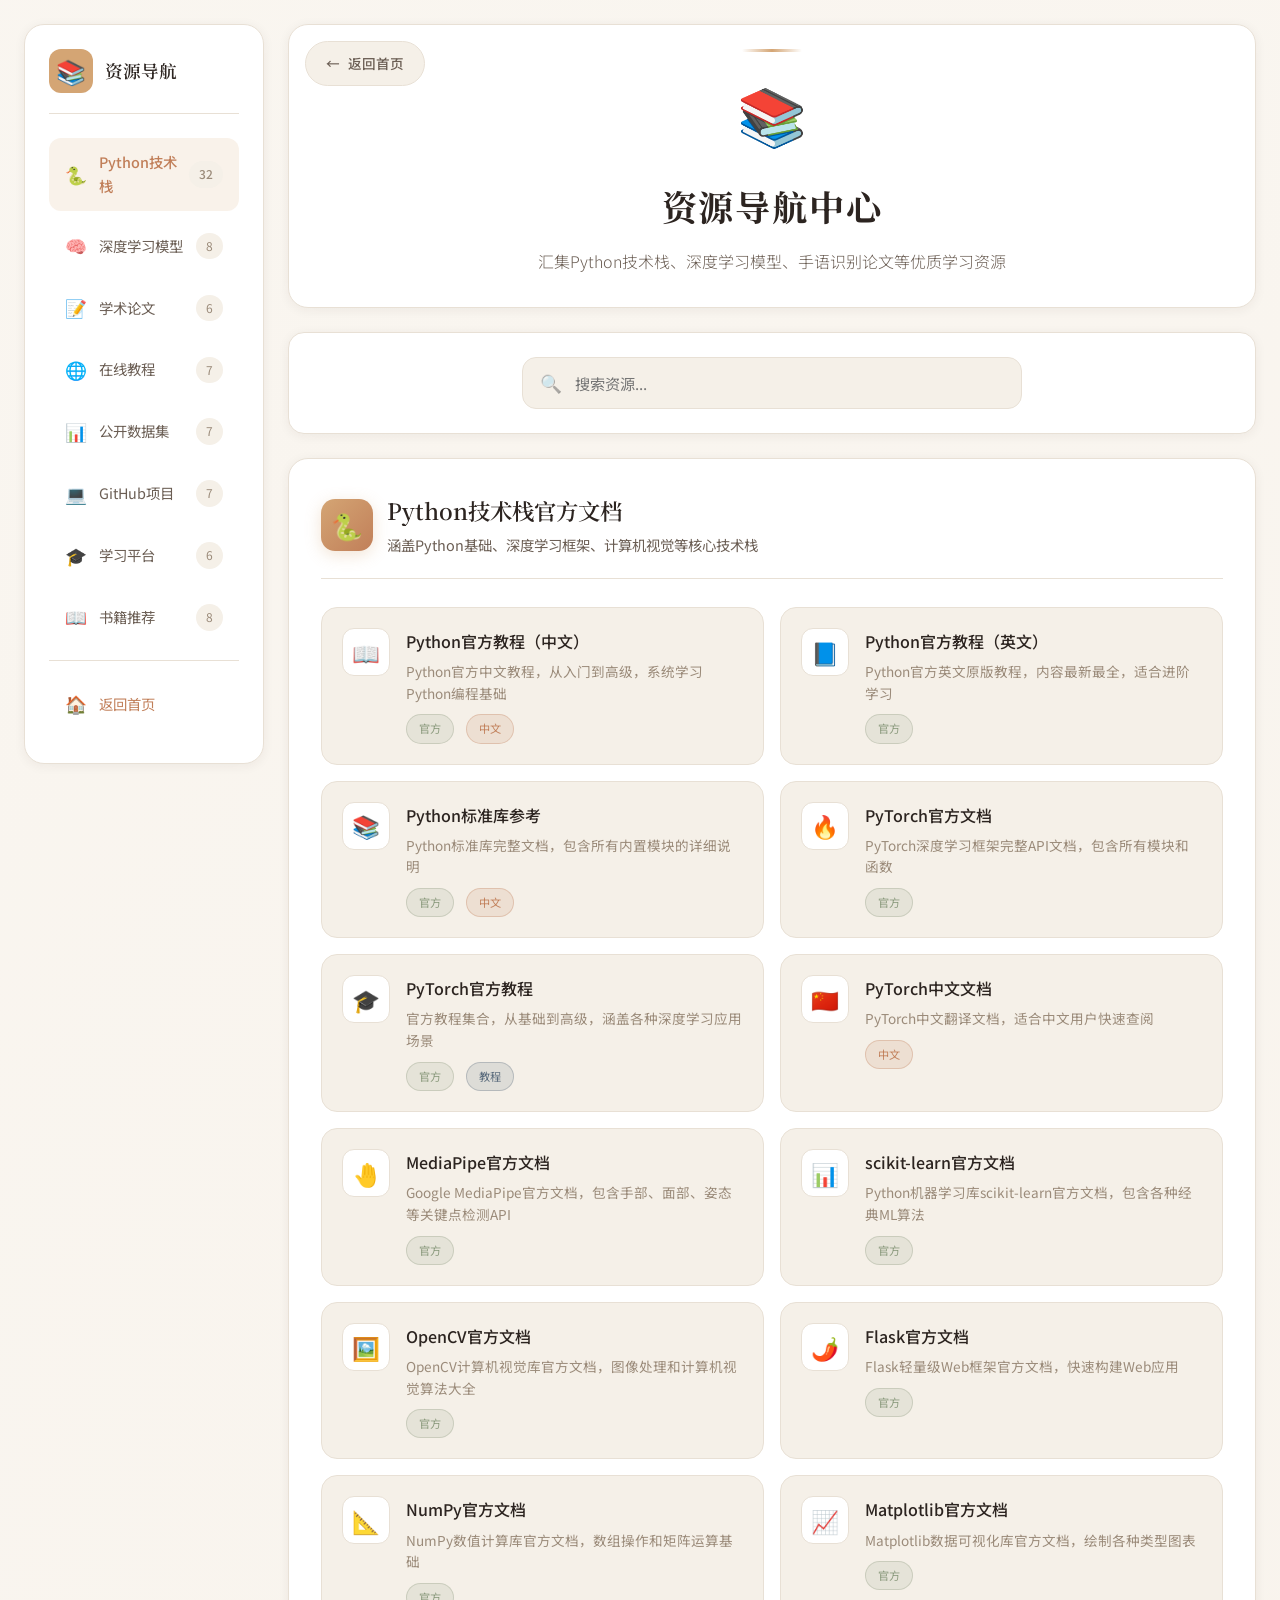
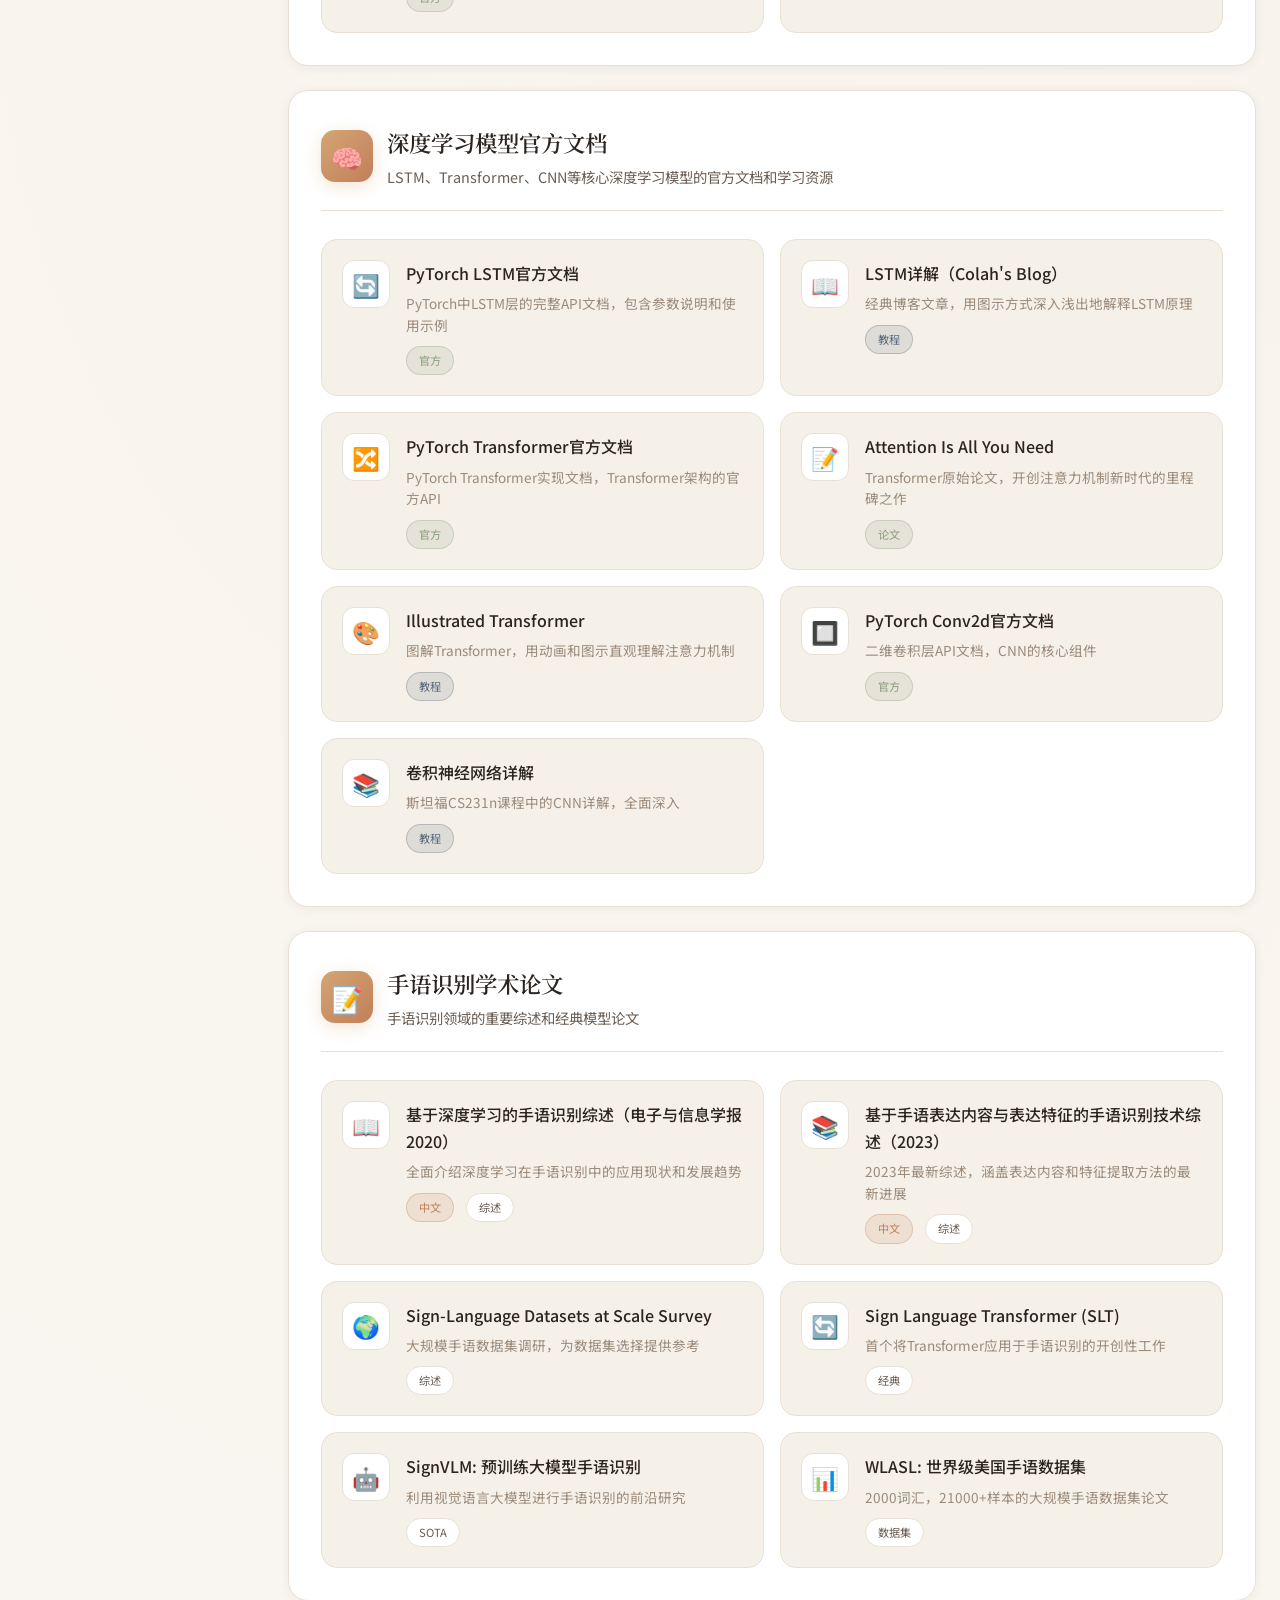
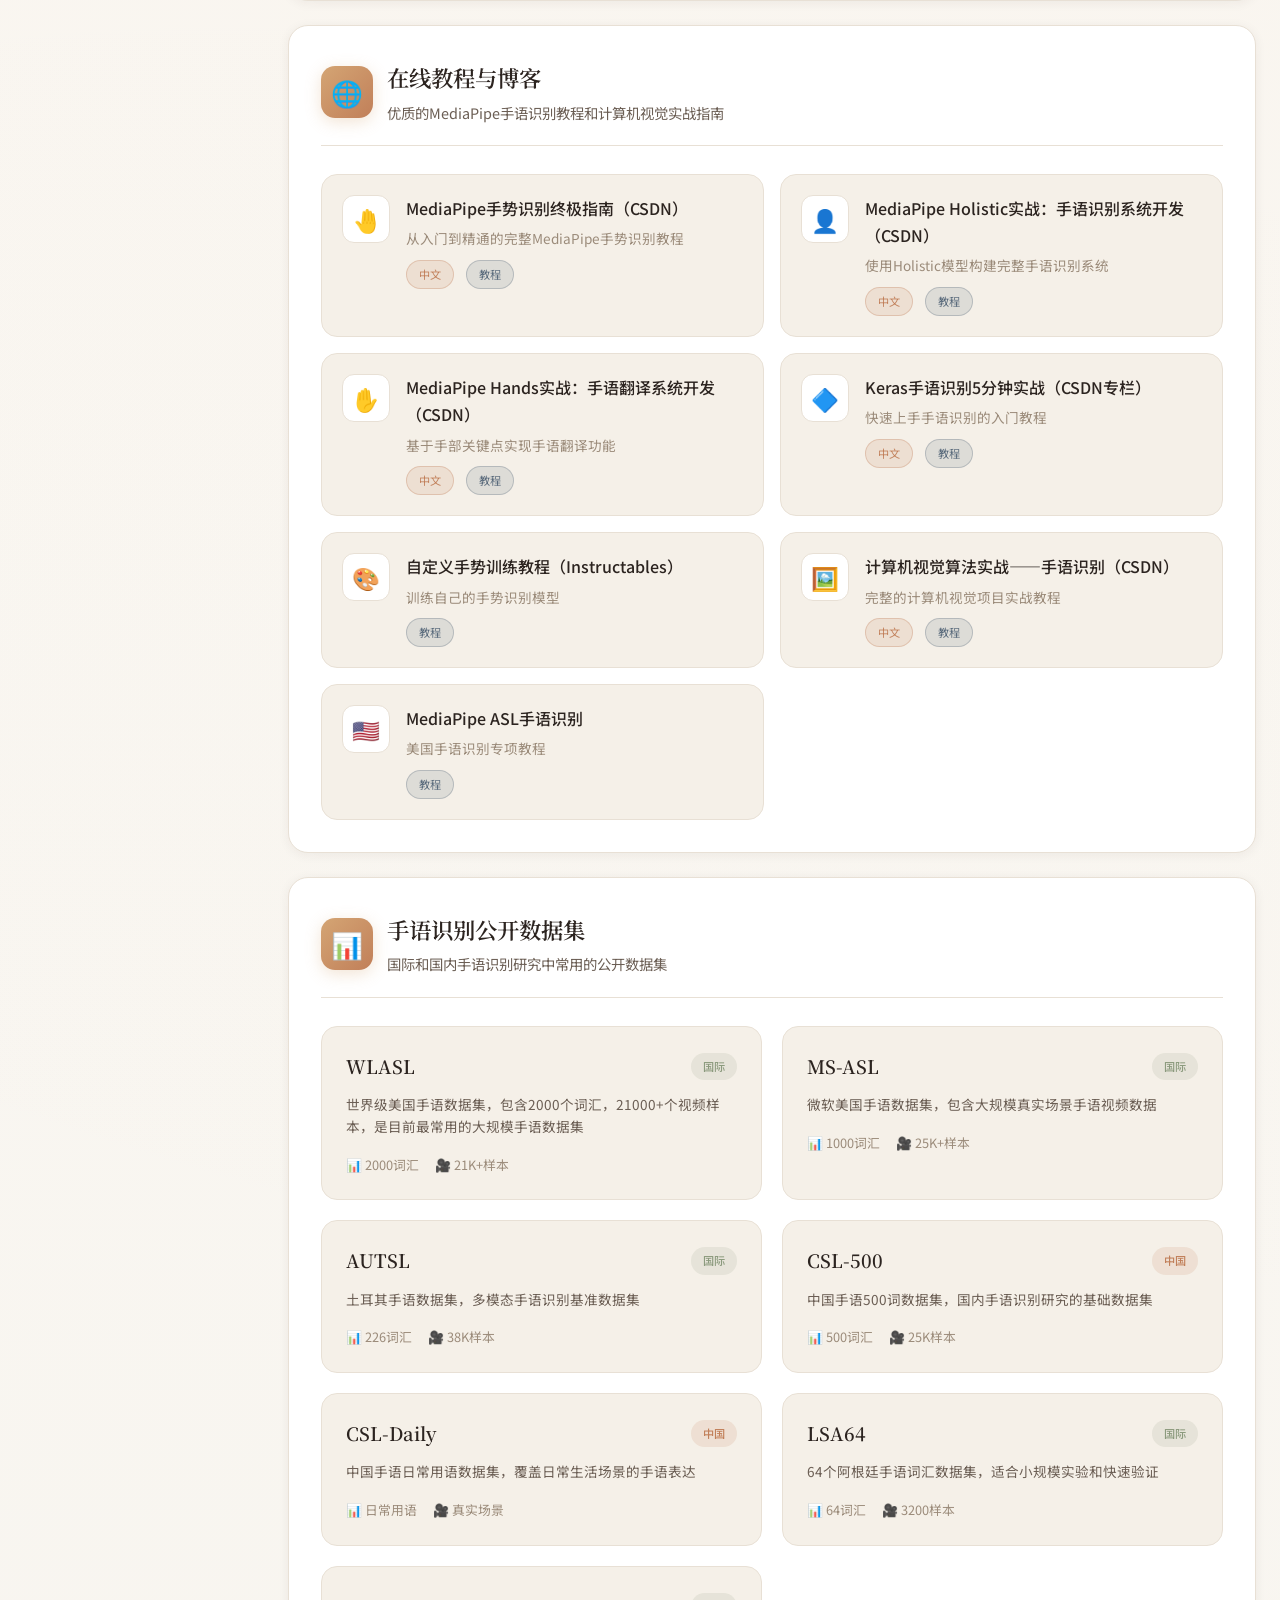
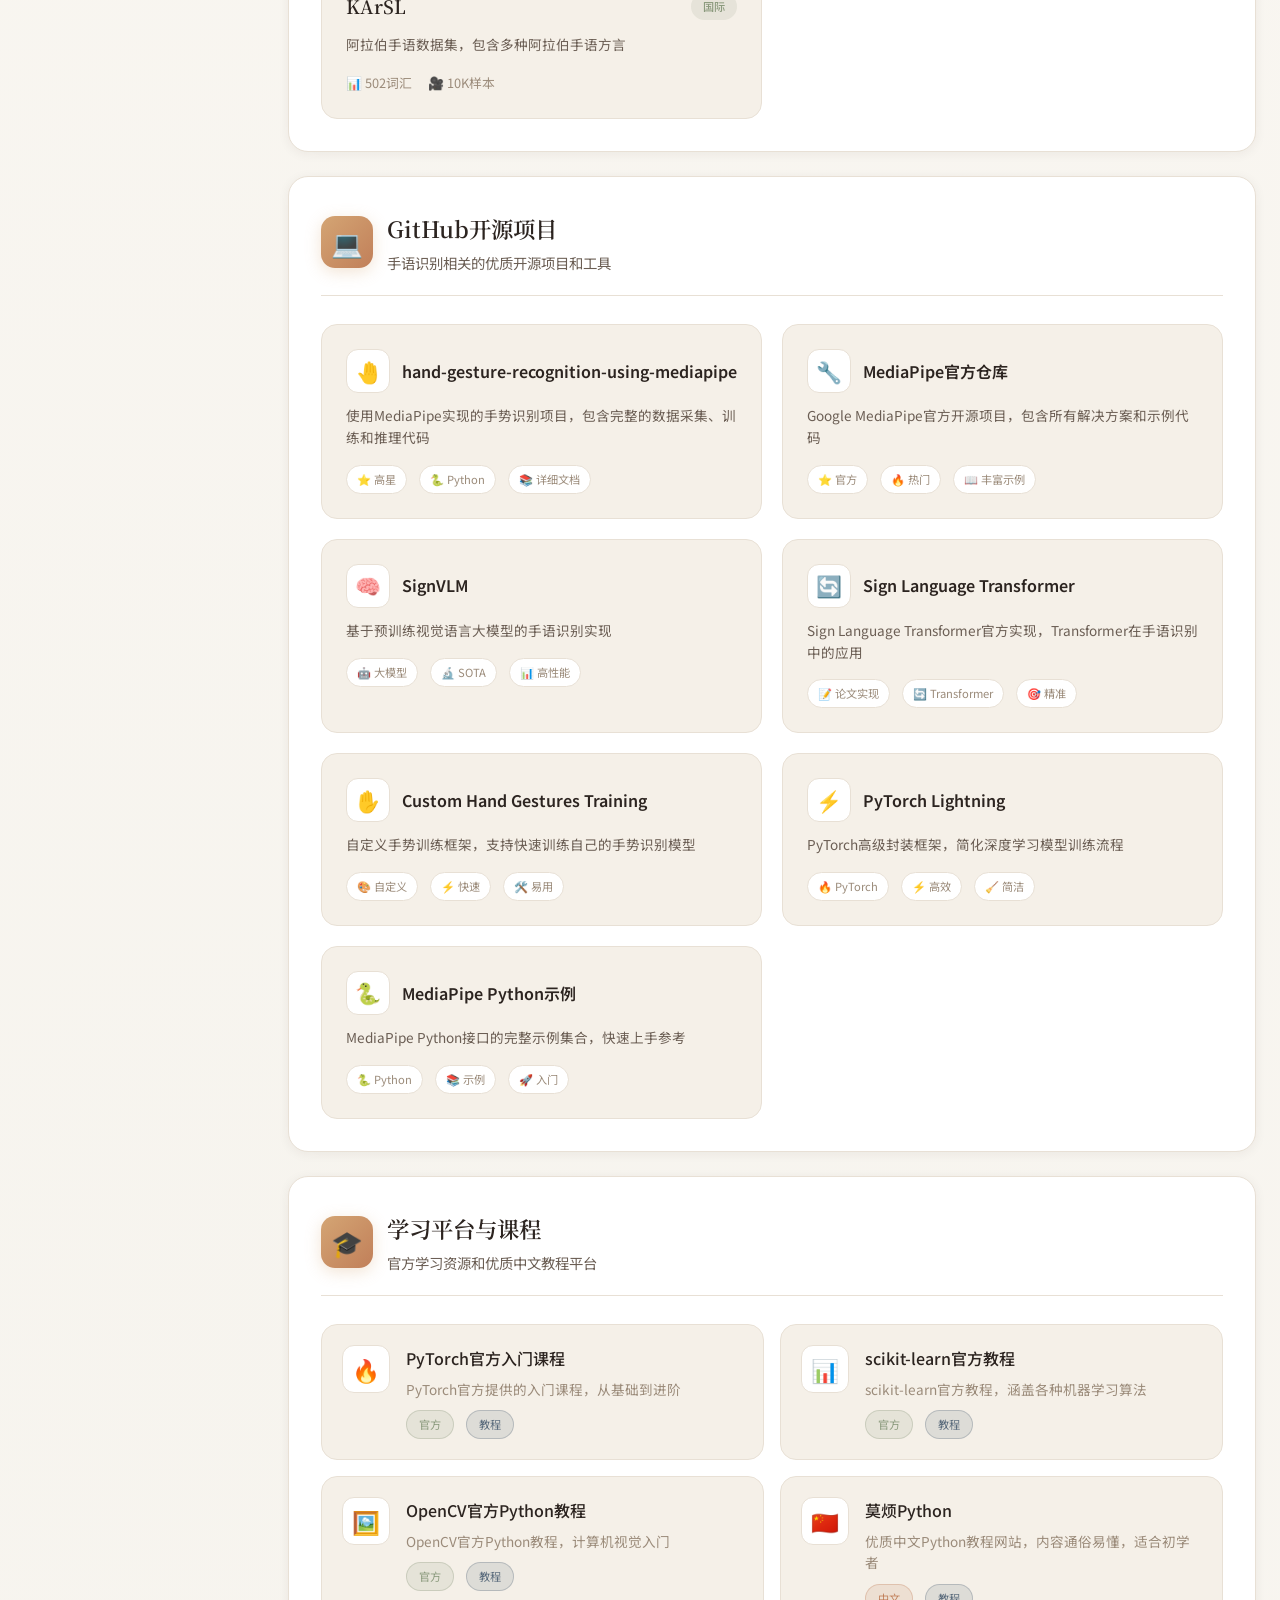
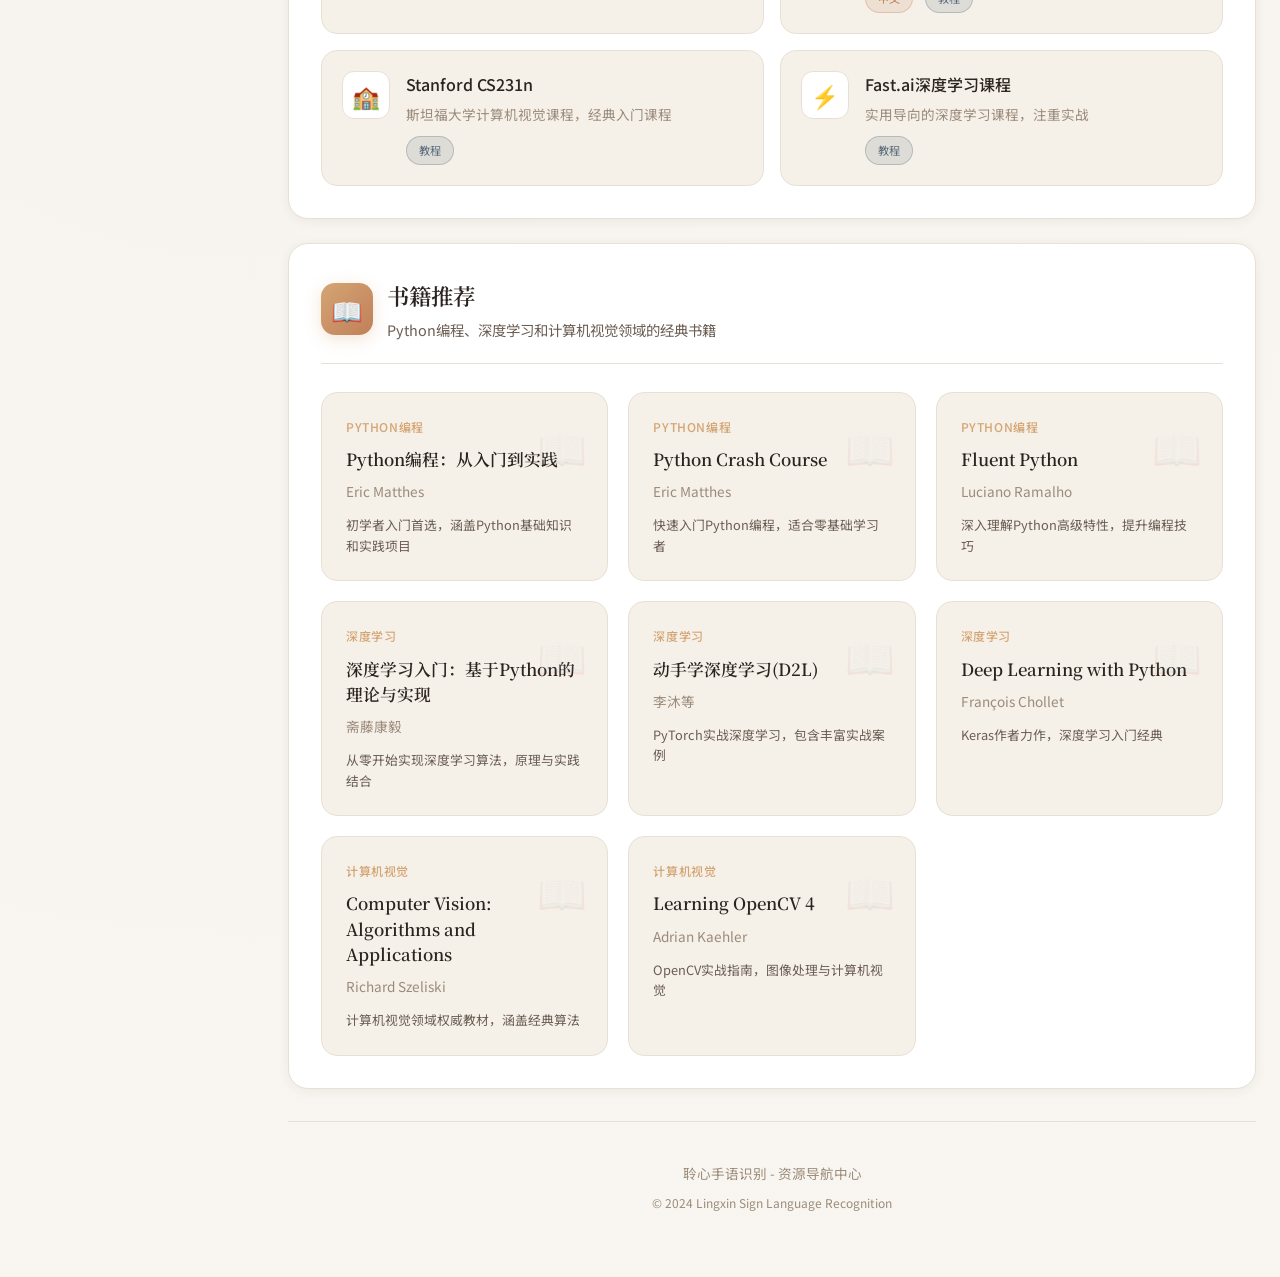
<file: resources.html>
<!DOCTYPE html>
<html lang="zh-CN">
<head>
    <meta charset="UTF-8">
    <meta name="viewport" content="width=device-width, initial-scale=1.0">
    <title>聆心手语识别 - 资源导航</title>
    <link rel="preconnect" href="https://fonts.googleapis.com">
    <link rel="preconnect" href="https://fonts.gstatic.com" crossorigin>
    <link href="https://fonts.googleapis.com/css2?family=Noto+Serif+SC:wght@400;600;700&family=Noto+Sans+SC:wght@300;400;500;600&display=swap" rel="stylesheet">
    <style>
        * {
            margin: 0;
            padding: 0;
            box-sizing: border-box;
        }

        :root {
            --bg-primary: #FAF7F2;
            --bg-secondary: #F5F0E8;
            --bg-card: #FFFFFF;
            --text-primary: #2C2420;
            --text-secondary: #6B5E54;
            --text-muted: #9B8B7A;
            --accent-warm: #D4A574;
            --accent-terracotta: #C17F59;
            --accent-sage: #8B9A7D;
            --accent-indigo: #5A6B7C;
            --border-light: #E8E0D5;
            --border-medium: #D4C8B8;
            --shadow-soft: 0 2px 12px rgba(44, 36, 32, 0.06);
            --shadow-medium: 0 4px 24px rgba(44, 36, 32, 0.08);
            --shadow-hover: 0 8px 32px rgba(44, 36, 32, 0.12);
            --transition-fast: 0.2s cubic-bezier(0.4, 0, 0.2, 1);
            --transition-normal: 0.3s cubic-bezier(0.4, 0, 0.2, 1);
            --transition-slow: 0.5s cubic-bezier(0.4, 0, 0.2, 1);
        }

        body {
            font-family: 'Noto Sans SC', -apple-system, BlinkMacSystemFont, sans-serif;
            background: var(--bg-primary);
            min-height: 100vh;
            color: var(--text-primary);
            line-height: 1.7;
            background-image:
                radial-gradient(circle at 80% 20%, rgba(212, 165, 116, 0.04) 0%, transparent 50%),
                radial-gradient(circle at 20% 80%, rgba(139, 154, 125, 0.03) 0%, transparent 50%);
            scroll-behavior: smooth;
        }

        .page-wrapper {
            display: flex;
            gap: 24px;
            max-width: 1400px;
            margin: 0 auto;
            padding: 24px;
        }

        /* ===== 侧边导航 ===== */
        .sidebar {
            position: sticky;
            top: 24px;
            width: 240px;
            flex-shrink: 0;
            background: var(--bg-card);
            border-radius: 20px;
            padding: 24px;
            border: 1px solid var(--border-light);
            box-shadow: var(--shadow-soft);
            height: fit-content;
        }

        .sidebar-header {
            display: flex;
            align-items: center;
            gap: 12px;
            margin-bottom: 24px;
            padding-bottom: 20px;
            border-bottom: 1px solid var(--border-light);
        }

        .sidebar-logo {
            width: 44px;
            height: 44px;
            border-radius: 12px;
            background: var(--accent-warm);
            display: flex;
            align-items: center;
            justify-content: center;
            font-size: 1.5rem;
        }

        .sidebar-title {
            font-family: 'Noto Serif SC', serif;
            font-weight: 600;
            font-size: 1.1rem;
            color: var(--text-primary);
        }

        .nav-list {
            list-style: none;
        }

        .nav-item {
            margin-bottom: 8px;
        }

        .nav-link {
            display: flex;
            align-items: center;
            gap: 12px;
            padding: 12px 16px;
            border-radius: 12px;
            text-decoration: none;
            color: var(--text-secondary);
            transition: all var(--transition-fast);
            font-size: 0.9rem;
        }

        .nav-link:hover {
            background: var(--bg-secondary);
            color: var(--accent-terracotta);
        }

        .nav-link.active {
            background: rgba(212, 165, 116, 0.15);
            color: var(--accent-terracotta);
            font-weight: 500;
        }

        .nav-icon {
            font-size: 1.1rem;
            flex-shrink: 0;
        }

        .nav-count {
            margin-left: auto;
            font-size: 0.75rem;
            color: var(--text-muted);
            background: var(--bg-secondary);
            padding: 3px 10px;
            border-radius: 20px;
        }

        .nav-divider {
            height: 1px;
            background: var(--border-light);
            margin: 16px 0;
        }

        /* ===== 主内容区 ===== */
        .main-content {
            flex: 1;
            min-width: 0;
        }

        /* ===== 头部区域 ===== */
        header {
            text-align: center;
            padding: 40px 20px 32px;
            position: relative;
            background: var(--bg-card);
            border-radius: 20px;
            border: 1px solid var(--border-light);
            box-shadow: var(--shadow-soft);
            margin-bottom: 24px;
        }

        header::before {
            content: '';
            position: absolute;
            top: 24px;
            left: 50%;
            transform: translateX(-50%);
            width: 60px;
            height: 3px;
            background: linear-gradient(90deg, transparent, var(--accent-warm), transparent);
            border-radius: 2px;
        }

        .back-link {
            position: absolute;
            top: 16px;
            left: 16px;
            display: inline-flex;
            align-items: center;
            gap: 8px;
            padding: 10px 20px;
            background: var(--bg-secondary);
            color: var(--text-secondary);
            text-decoration: none;
            border-radius: 50px;
            font-size: 0.85rem;
            font-weight: 500;
            transition: all var(--transition-fast);
            border: 1px solid var(--border-light);
        }

        .back-link:hover {
            transform: translateX(-4px);
            border-color: var(--accent-warm);
            color: var(--accent-terracotta);
        }

        .logo {
            font-size: 3.5rem;
            margin-bottom: 16px;
            display: inline-block;
            animation: gentleFloat 6s ease-in-out infinite;
        }

        @keyframes gentleFloat {
            0%, 100% { transform: translateY(0); }
            50% { transform: translateY(-6px); }
        }

        h1 {
            font-family: 'Noto Serif SC', serif;
            font-size: 2.2rem;
            font-weight: 700;
            margin-bottom: 12px;
            color: var(--text-primary);
            letter-spacing: 0.05em;
        }

        .subtitle {
            font-size: 1rem;
            color: var(--text-secondary);
            max-width: 500px;
            margin: 0 auto;
            font-weight: 300;
        }

        /* ===== 搜索区域 ===== */
        .search-section {
            background: var(--bg-card);
            border-radius: 16px;
            padding: 24px;
            margin-bottom: 24px;
            border: 1px solid var(--border-light);
            box-shadow: var(--shadow-soft);
        }

        .search-box {
            position: relative;
            max-width: 500px;
            margin: 0 auto;
        }

        .search-box input {
            width: 100%;
            padding: 14px 24px 14px 52px;
            background: var(--bg-secondary);
            border: 1px solid var(--border-light);
            border-radius: 14px;
            font-size: 0.95rem;
            color: var(--text-primary);
            transition: all var(--transition-fast);
            font-family: 'Noto Sans SC', sans-serif;
        }

        .search-box input:focus {
            outline: none;
            border-color: var(--accent-warm);
            background: var(--bg-card);
            box-shadow: 0 0 0 4px rgba(212, 165, 116, 0.1);
        }

        .search-icon {
            position: absolute;
            left: 18px;
            top: 50%;
            transform: translateY(-50%);
            font-size: 1.1rem;
            opacity: 0.5;
        }

        /* ===== 分类区块 ===== */
        .category-section {
            background: var(--bg-card);
            border-radius: 20px;
            padding: 32px;
            margin-bottom: 24px;
            border: 1px solid var(--border-light);
            box-shadow: var(--shadow-soft);
        }

        .category-header {
            display: flex;
            align-items: center;
            gap: 14px;
            margin-bottom: 28px;
            padding-bottom: 20px;
            border-bottom: 1px solid var(--border-light);
        }

        .category-icon {
            width: 52px;
            height: 52px;
            border-radius: 14px;
            background: linear-gradient(135deg, var(--accent-warm), var(--accent-terracotta));
            display: flex;
            align-items: center;
            justify-content: center;
            font-size: 1.6rem;
            box-shadow: 0 4px 16px rgba(212, 165, 116, 0.3);
        }

        .category-info {
            flex: 1;
        }

        .category-title {
            font-family: 'Noto Serif SC', serif;
            font-size: 1.4rem;
            font-weight: 600;
            color: var(--text-primary);
            margin-bottom: 4px;
        }

        .category-desc {
            font-size: 0.9rem;
            color: var(--text-secondary);
        }

        /* ===== 资源列表 ===== */
        .resource-list {
            list-style: none;
            display: grid;
            grid-template-columns: repeat(auto-fit, minmax(380px, 1fr));
            gap: 16px;
        }

        .resource-item {
            display: flex;
            gap: 16px;
            padding: 20px;
            background: var(--bg-secondary);
            border-radius: 16px;
            border: 1px solid var(--border-light);
            transition: all var(--transition-normal);
            cursor: pointer;
            position: relative;
            overflow: hidden;
        }

        .resource-item::before {
            content: '';
            position: absolute;
            left: 0;
            top: 0;
            bottom: 0;
            width: 4px;
            background: linear-gradient(180deg, var(--accent-warm), var(--accent-terracotta));
            transform: scaleY(0);
            transition: transform var(--transition-fast);
        }

        .resource-item:hover {
            transform: translateY(-3px);
            box-shadow: var(--shadow-medium);
            border-color: var(--accent-warm);
            padding-left: 24px;
        }

        .resource-item:hover::before {
            transform: scaleY(1);
        }

        .resource-icon-box {
            width: 48px;
            height: 48px;
            border-radius: 12px;
            background: var(--bg-card);
            display: flex;
            align-items: center;
            justify-content: center;
            font-size: 1.4rem;
            flex-shrink: 0;
            border: 1px solid var(--border-light);
        }

        .resource-content {
            flex: 1;
            min-width: 0;
        }

        .resource-title {
            font-weight: 500;
            font-size: 1rem;
            color: var(--text-primary);
            margin-bottom: 6px;
            display: flex;
            align-items: center;
            gap: 8px;
        }

        .resource-title a {
            color: inherit;
            text-decoration: none;
        }

        .resource-title a:hover {
            color: var(--accent-terracotta);
        }

        .resource-desc {
            font-size: 0.85rem;
            color: var(--text-muted);
            line-height: 1.6;
            margin-bottom: 10px;
            display: -webkit-box;
            -webkit-line-clamp: 2;
            -webkit-box-orient: vertical;
            overflow: hidden;
        }

        .resource-meta {
            display: flex;
            gap: 12px;
            flex-wrap: wrap;
        }

        .resource-tag {
            font-size: 0.7rem;
            padding: 4px 12px;
            border-radius: 20px;
            background: var(--bg-card);
            color: var(--text-secondary);
            border: 1px solid var(--border-light);
        }

        .resource-tag.official {
            background: rgba(139, 154, 125, 0.15);
            color: var(--accent-sage);
            border-color: rgba(139, 154, 125, 0.3);
        }

        .resource-tag.chinese {
            background: rgba(193, 127, 89, 0.15);
            color: var(--accent-terracotta);
            border-color: rgba(193, 127, 89, 0.3);
        }

        .resource-tag.tutorial {
            background: rgba(90, 107, 124, 0.15);
            color: var(--accent-indigo);
            border-color: rgba(90, 107, 124, 0.3);
        }

        /* ===== 数据集卡片 ===== */
        .dataset-grid {
            display: grid;
            grid-template-columns: repeat(auto-fit, minmax(300px, 1fr));
            gap: 20px;
        }

        .dataset-card {
            background: var(--bg-secondary);
            border-radius: 16px;
            padding: 24px;
            border: 1px solid var(--border-light);
            transition: all var(--transition-normal);
            position: relative;
            overflow: hidden;
        }

        .dataset-card::before {
            content: '';
            position: absolute;
            top: 0;
            left: 0;
            right: 0;
            height: 4px;
            background: linear-gradient(90deg, var(--accent-warm), var(--accent-terracotta));
            transform: scaleX(0);
            transition: transform var(--transition-normal);
        }

        .dataset-card:hover {
            transform: translateY(-3px);
            box-shadow: var(--shadow-medium);
            border-color: var(--accent-warm);
        }

        .dataset-card:hover::before {
            transform: scaleX(1);
        }

        .dataset-header {
            display: flex;
            align-items: center;
            justify-content: space-between;
            margin-bottom: 12px;
        }

        .dataset-name {
            font-family: 'Noto Serif SC', serif;
            font-weight: 600;
            font-size: 1.15rem;
            color: var(--text-primary);
        }

        .dataset-tag {
            font-size: 0.7rem;
            padding: 4px 12px;
            border-radius: 20px;
            background: rgba(139, 154, 125, 0.15);
            color: var(--accent-sage);
            font-weight: 500;
        }

        .dataset-tag.cn {
            background: rgba(193, 127, 89, 0.15);
            color: var(--accent-terracotta);
        }

        .dataset-desc {
            font-size: 0.85rem;
            color: var(--text-secondary);
            margin-bottom: 16px;
            line-height: 1.6;
        }

        .dataset-stats {
            display: flex;
            gap: 16px;
            font-size: 0.8rem;
            color: var(--text-muted);
        }

        .dataset-stat {
            display: flex;
            align-items: center;
            gap: 6px;
        }

        /* ===== GitHub项目卡片 ===== */
        .github-grid {
            display: grid;
            grid-template-columns: repeat(auto-fit, minmax(320px, 1fr));
            gap: 20px;
        }

        .github-card {
            background: var(--bg-secondary);
            border-radius: 16px;
            padding: 24px;
            border: 1px solid var(--border-light);
            transition: all var(--transition-normal);
            position: relative;
            overflow: hidden;
        }

        .github-card::before {
            content: '';
            position: absolute;
            top: 0;
            left: 0;
            right: 0;
            height: 4px;
            background: linear-gradient(90deg, var(--accent-indigo), var(--accent-sage));
            transform: scaleX(0);
            transition: transform var(--transition-normal);
        }

        .github-card:hover {
            transform: translateY(-3px);
            box-shadow: var(--shadow-medium);
            border-color: var(--accent-indigo);
        }

        .github-card:hover::before {
            transform: scaleX(1);
        }

        .github-header {
            display: flex;
            align-items: center;
            gap: 12px;
            margin-bottom: 12px;
        }

        .github-icon-box {
            width: 44px;
            height: 44px;
            border-radius: 12px;
            background: var(--bg-card);
            display: flex;
            align-items: center;
            justify-content: center;
            font-size: 1.3rem;
            border: 1px solid var(--border-light);
        }

        .github-name {
            font-weight: 600;
            font-size: 1rem;
            color: var(--text-primary);
        }

        .github-desc {
            font-size: 0.85rem;
            color: var(--text-secondary);
            line-height: 1.6;
            margin-bottom: 16px;
        }

        .github-meta {
            display: flex;
            gap: 12px;
            flex-wrap: wrap;
        }

        .github-tag {
            font-size: 0.7rem;
            padding: 4px 10px;
            border-radius: 16px;
            background: var(--bg-card);
            color: var(--text-muted);
            border: 1px solid var(--border-light);
        }

        /* ===== 书籍推荐 ===== */
        .book-grid {
            display: grid;
            grid-template-columns: repeat(auto-fit, minmax(280px, 1fr));
            gap: 20px;
        }

        .book-card {
            background: var(--bg-secondary);
            border-radius: 16px;
            padding: 24px;
            border: 1px solid var(--border-light);
            transition: all var(--transition-normal);
            position: relative;
            overflow: hidden;
        }

        .book-card::after {
            content: '📖';
            position: absolute;
            right: 20px;
            top: 20px;
            font-size: 2.5rem;
            opacity: 0.08;
        }

        .book-card:hover {
            transform: translateY(-3px);
            box-shadow: var(--shadow-medium);
            border-color: var(--accent-warm);
        }

        .book-category {
            font-size: 0.75rem;
            color: var(--accent-warm);
            font-weight: 500;
            margin-bottom: 10px;
            text-transform: uppercase;
            letter-spacing: 0.05em;
        }

        .book-title {
            font-family: 'Noto Serif SC', serif;
            font-weight: 600;
            font-size: 1.05rem;
            color: var(--text-primary);
            margin-bottom: 8px;
            line-height: 1.5;
        }

        .book-author {
            font-size: 0.85rem;
            color: var(--text-muted);
            margin-bottom: 12px;
        }

        .book-desc {
            font-size: 0.8rem;
            color: var(--text-secondary);
            line-height: 1.6;
        }

        /* ===== 页脚 ===== */
        footer {
            text-align: center;
            padding: 40px 20px;
            color: var(--text-muted);
            font-size: 0.85rem;
            border-top: 1px solid var(--border-light);
            margin-top: 32px;
        }

        /* ===== 响应式 ===== */
        @media (max-width: 1024px) {
            .page-wrapper {
                flex-direction: column;
            }

            .sidebar {
                position: relative;
                width: 100%;
                top: 0;
            }

            .nav-list {
                display: flex;
                flex-wrap: wrap;
                gap: 8px;
            }

            .nav-item {
                margin-bottom: 0;
            }

            .nav-link {
                padding: 10px 16px;
                border-radius: 50px;
            }

            .nav-divider {
                display: none;
            }

            .nav-count {
                display: none;
            }
        }

        @media (max-width: 768px) {
            h1 { font-size: 1.8rem; }
            .logo { font-size: 3rem; }
            .back-link {
                position: relative;
                top: 0;
                left: 0;
                margin-bottom: 16px;
                display: inline-flex;
            }
            header { padding-top: 24px; }
            .category-section { padding: 24px 20px; }
            .resource-list { grid-template-columns: 1fr; }
            .dataset-grid, .github-grid, .book-grid { grid-template-columns: 1fr; }
        }

        /* ===== 动画 ===== */
        .resource-item, .dataset-card, .github-card, .book-card {
            opacity: 0;
            animation: fadeInUp 0.5s ease forwards;
        }

        .resource-item:nth-child(1) { animation-delay: 0.05s; }
        .resource-item:nth-child(2) { animation-delay: 0.1s; }
        .resource-item:nth-child(3) { animation-delay: 0.15s; }
        .resource-item:nth-child(4) { animation-delay: 0.2s; }
        .resource-item:nth-child(5) { animation-delay: 0.25s; }
        .resource-item:nth-child(6) { animation-delay: 0.3s; }
        .resource-item:nth-child(7) { animation-delay: 0.35s; }
        .resource-item:nth-child(8) { animation-delay: 0.4s; }

        @keyframes fadeInUp {
            from { opacity: 0; transform: translateY(20px); }
            to { opacity: 1; transform: translateY(0); }
        }
    </style>
</head>
<body>
    <div class="page-wrapper">
        <!-- 侧边导航 -->
        <aside class="sidebar">
            <div class="sidebar-header">
                <div class="sidebar-logo">📚</div>
                <span class="sidebar-title">资源导航</span>
            </div>
            <nav>
                <ul class="nav-list">
                    <li class="nav-item">
                        <a href="#python" class="nav-link active">
                            <span class="nav-icon">🐍</span>
                            <span>Python技术栈</span>
                            <span class="nav-count">32</span>
                        </a>
                    </li>
                    <li class="nav-item">
                        <a href="#deep-learning" class="nav-link">
                            <span class="nav-icon">🧠</span>
                            <span>深度学习模型</span>
                            <span class="nav-count">8</span>
                        </a>
                    </li>
                    <li class="nav-item">
                        <a href="#papers" class="nav-link">
                            <span class="nav-icon">📝</span>
                            <span>学术论文</span>
                            <span class="nav-count">6</span>
                        </a>
                    </li>
                    <li class="nav-item">
                        <a href="#tutorials" class="nav-link">
                            <span class="nav-icon">🌐</span>
                            <span>在线教程</span>
                            <span class="nav-count">7</span>
                        </a>
                    </li>
                    <li class="nav-item">
                        <a href="#datasets" class="nav-link">
                            <span class="nav-icon">📊</span>
                            <span>公开数据集</span>
                            <span class="nav-count">7</span>
                        </a>
                    </li>
                    <li class="nav-item">
                        <a href="#github" class="nav-link">
                            <span class="nav-icon">💻</span>
                            <span>GitHub项目</span>
                            <span class="nav-count">7</span>
                        </a>
                    </li>
                    <li class="nav-item">
                        <a href="#learning" class="nav-link">
                            <span class="nav-icon">🎓</span>
                            <span>学习平台</span>
                            <span class="nav-count">6</span>
                        </a>
                    </li>
                    <li class="nav-item">
                        <a href="#books" class="nav-link">
                            <span class="nav-icon">📖</span>
                            <span>书籍推荐</span>
                            <span class="nav-count">8</span>
                        </a>
                    </li>
                </ul>
                <div class="nav-divider"></div>
                <ul class="nav-list">
                    <li class="nav-item">
                        <a href="index.html" class="nav-link" style="color: var(--accent-terracotta);">
                            <span class="nav-icon">🏠</span>
                            <span>返回首页</span>
                        </a>
                    </li>
                </ul>
            </nav>
        </aside>

        <!-- 主内容区 -->
        <main class="main-content">
            <header>
                <a href="index.html" class="back-link">
                    <span>←</span>
                    <span>返回首页</span>
                </a>
                <div class="logo">📚</div>
                <h1>资源导航中心</h1>
                <p class="subtitle">汇集Python技术栈、深度学习模型、手语识别论文等优质学习资源</p>
            </header>

            <section class="search-section">
                <div class="search-box">
                    <span class="search-icon">🔍</span>
                    <input type="text" id="searchInput" placeholder="搜索资源...">
                </div>
            </section>

            <!-- Python技术栈 -->
            <section id="python" class="category-section">
                <div class="category-header">
                    <div class="category-icon">🐍</div>
                    <div class="category-info">
                        <h2 class="category-title">Python技术栈官方文档</h2>
                        <p class="category-desc">涵盖Python基础、深度学习框架、计算机视觉等核心技术栈</p>
                    </div>
                </div>
                <ul class="resource-list">
                    <li class="resource-item" onclick="window.open('https://docs.python.org/zh-cn/3/tutorial/', '_blank')">
                        <div class="resource-icon-box">📖</div>
                        <div class="resource-content">
                            <div class="resource-title"><a href="https://docs.python.org/zh-cn/3/tutorial/" target="_blank">Python官方教程（中文）</a></div>
                            <div class="resource-desc">Python官方中文教程，从入门到高级，系统学习Python编程基础</div>
                            <div class="resource-meta">
                                <span class="resource-tag official">官方</span>
                                <span class="resource-tag chinese">中文</span>
                            </div>
                        </div>
                    </li>
                    <li class="resource-item" onclick="window.open('https://docs.python.org/3/tutorial/', '_blank')">
                        <div class="resource-icon-box">📘</div>
                        <div class="resource-content">
                            <div class="resource-title"><a href="https://docs.python.org/3/tutorial/" target="_blank">Python官方教程（英文）</a></div>
                            <div class="resource-desc">Python官方英文原版教程，内容最新最全，适合进阶学习</div>
                            <div class="resource-meta">
                                <span class="resource-tag official">官方</span>
                            </div>
                        </div>
                    </li>
                    <li class="resource-item" onclick="window.open('https://docs.python.org/zh-cn/3/library/', '_blank')">
                        <div class="resource-icon-box">📚</div>
                        <div class="resource-content">
                            <div class="resource-title"><a href="https://docs.python.org/zh-cn/3/library/" target="_blank">Python标准库参考</a></div>
                            <div class="resource-desc">Python标准库完整文档，包含所有内置模块的详细说明</div>
                            <div class="resource-meta">
                                <span class="resource-tag official">官方</span>
                                <span class="resource-tag chinese">中文</span>
                            </div>
                        </div>
                    </li>
                    <li class="resource-item" onclick="window.open('https://pytorch.org/docs/stable/index.html', '_blank')">
                        <div class="resource-icon-box">🔥</div>
                        <div class="resource-content">
                            <div class="resource-title"><a href="https://pytorch.org/docs/stable/index.html" target="_blank">PyTorch官方文档</a></div>
                            <div class="resource-desc">PyTorch深度学习框架完整API文档，包含所有模块和函数</div>
                            <div class="resource-meta">
                                <span class="resource-tag official">官方</span>
                            </div>
                        </div>
                    </li>
                    <li class="resource-item" onclick="window.open('https://pytorch.org/tutorials/', '_blank')">
                        <div class="resource-icon-box">🎓</div>
                        <div class="resource-content">
                            <div class="resource-title"><a href="https://pytorch.org/tutorials/" target="_blank">PyTorch官方教程</a></div>
                            <div class="resource-desc">官方教程集合，从基础到高级，涵盖各种深度学习应用场景</div>
                            <div class="resource-meta">
                                <span class="resource-tag official">官方</span>
                                <span class="resource-tag tutorial">教程</span>
                            </div>
                        </div>
                    </li>
                    <li class="resource-item" onclick="window.open('https://pytorch.apachecn.org/', '_blank')">
                        <div class="resource-icon-box">🇨🇳</div>
                        <div class="resource-content">
                            <div class="resource-title"><a href="https://pytorch.apachecn.org/" target="_blank">PyTorch中文文档</a></div>
                            <div class="resource-desc">PyTorch中文翻译文档，适合中文用户快速查阅</div>
                            <div class="resource-meta">
                                <span class="resource-tag chinese">中文</span>
                            </div>
                        </div>
                    </li>
                    <li class="resource-item" onclick="window.open('https://developers.google.com/mediapipe', '_blank')">
                        <div class="resource-icon-box">🤚</div>
                        <div class="resource-content">
                            <div class="resource-title"><a href="https://developers.google.com/mediapipe" target="_blank">MediaPipe官方文档</a></div>
                            <div class="resource-desc">Google MediaPipe官方文档，包含手部、面部、姿态等关键点检测API</div>
                            <div class="resource-meta">
                                <span class="resource-tag official">官方</span>
                            </div>
                        </div>
                    </li>
                    <li class="resource-item" onclick="window.open('https://scikit-learn.org/stable/', '_blank')">
                        <div class="resource-icon-box">📊</div>
                        <div class="resource-content">
                            <div class="resource-title"><a href="https://scikit-learn.org/stable/" target="_blank">scikit-learn官方文档</a></div>
                            <div class="resource-desc">Python机器学习库scikit-learn官方文档，包含各种经典ML算法</div>
                            <div class="resource-meta">
                                <span class="resource-tag official">官方</span>
                            </div>
                        </div>
                    </li>
                    <li class="resource-item" onclick="window.open('https://docs.opencv.org/4.x/', '_blank')">
                        <div class="resource-icon-box">🖼️</div>
                        <div class="resource-content">
                            <div class="resource-title"><a href="https://docs.opencv.org/4.x/" target="_blank">OpenCV官方文档</a></div>
                            <div class="resource-desc">OpenCV计算机视觉库官方文档，图像处理和计算机视觉算法大全</div>
                            <div class="resource-meta">
                                <span class="resource-tag official">官方</span>
                            </div>
                        </div>
                    </li>
                    <li class="resource-item" onclick="window.open('https://flask.palletsprojects.com/', '_blank')">
                        <div class="resource-icon-box">🌶️</div>
                        <div class="resource-content">
                            <div class="resource-title"><a href="https://flask.palletsprojects.com/" target="_blank">Flask官方文档</a></div>
                            <div class="resource-desc">Flask轻量级Web框架官方文档，快速构建Web应用</div>
                            <div class="resource-meta">
                                <span class="resource-tag official">官方</span>
                            </div>
                        </div>
                    </li>
                    <li class="resource-item" onclick="window.open('https://numpy.org/doc/stable/', '_blank')">
                        <div class="resource-icon-box">📐</div>
                        <div class="resource-content">
                            <div class="resource-title"><a href="https://numpy.org/doc/stable/" target="_blank">NumPy官方文档</a></div>
                            <div class="resource-desc">NumPy数值计算库官方文档，数组操作和矩阵运算基础</div>
                            <div class="resource-meta">
                                <span class="resource-tag official">官方</span>
                            </div>
                        </div>
                    </li>
                    <li class="resource-item" onclick="window.open('https://matplotlib.org/stable/', '_blank')">
                        <div class="resource-icon-box">📈</div>
                        <div class="resource-content">
                            <div class="resource-title"><a href="https://matplotlib.org/stable/" target="_blank">Matplotlib官方文档</a></div>
                            <div class="resource-desc">Matplotlib数据可视化库官方文档，绘制各种类型图表</div>
                            <div class="resource-meta">
                                <span class="resource-tag official">官方</span>
                            </div>
                        </div>
                    </li>
                </ul>
            </section>

            <!-- 深度学习模型 -->
            <section id="deep-learning" class="category-section">
                <div class="category-header">
                    <div class="category-icon">🧠</div>
                    <div class="category-info">
                        <h2 class="category-title">深度学习模型官方文档</h2>
                        <p class="category-desc">LSTM、Transformer、CNN等核心深度学习模型的官方文档和学习资源</p>
                    </div>
                </div>
                <ul class="resource-list">
                    <li class="resource-item" onclick="window.open('https://pytorch.org/docs/stable/generated/torch.nn.LSTM.html', '_blank')">
                        <div class="resource-icon-box">🔄</div>
                        <div class="resource-content">
                            <div class="resource-title"><a href="https://pytorch.org/docs/stable/generated/torch.nn.LSTM.html" target="_blank">PyTorch LSTM官方文档</a></div>
                            <div class="resource-desc">PyTorch中LSTM层的完整API文档，包含参数说明和使用示例</div>
                            <div class="resource-meta">
                                <span class="resource-tag official">官方</span>
                            </div>
                        </div>
                    </li>
                    <li class="resource-item" onclick="window.open('https://colah.github.io/posts/2015-08-Understanding-LSTMs/', '_blank')">
                        <div class="resource-icon-box">📖</div>
                        <div class="resource-content">
                            <div class="resource-title"><a href="https://colah.github.io/posts/2015-08-Understanding-LSTMs/" target="_blank">LSTM详解（Colah's Blog）</a></div>
                            <div class="resource-desc">经典博客文章，用图示方式深入浅出地解释LSTM原理</div>
                            <div class="resource-meta">
                                <span class="resource-tag tutorial">教程</span>
                            </div>
                        </div>
                    </li>
                    <li class="resource-item" onclick="window.open('https://pytorch.org/docs/stable/generated/torch.nn.Transformer.html', '_blank')">
                        <div class="resource-icon-box">🔀</div>
                        <div class="resource-content">
                            <div class="resource-title"><a href="https://pytorch.org/docs/stable/generated/torch.nn.Transformer.html" target="_blank">PyTorch Transformer官方文档</a></div>
                            <div class="resource-desc">PyTorch Transformer实现文档，Transformer架构的官方API</div>
                            <div class="resource-meta">
                                <span class="resource-tag official">官方</span>
                            </div>
                        </div>
                    </li>
                    <li class="resource-item" onclick="window.open('https://arxiv.org/abs/1706.03762', '_blank')">
                        <div class="resource-icon-box">📝</div>
                        <div class="resource-content">
                            <div class="resource-title"><a href="https://arxiv.org/abs/1706.03762" target="_blank">Attention Is All You Need</a></div>
                            <div class="resource-desc">Transformer原始论文，开创注意力机制新时代的里程碑之作</div>
                            <div class="resource-meta">
                                <span class="resource-tag official">论文</span>
                            </div>
                        </div>
                    </li>
                    <li class="resource-item" onclick="window.open('https://jalammar.github.io/illustrated-transformer/', '_blank')">
                        <div class="resource-icon-box">🎨</div>
                        <div class="resource-content">
                            <div class="resource-title"><a href="https://jalammar.github.io/illustrated-transformer/" target="_blank">Illustrated Transformer</a></div>
                            <div class="resource-desc">图解Transformer，用动画和图示直观理解注意力机制</div>
                            <div class="resource-meta">
                                <span class="resource-tag tutorial">教程</span>
                            </div>
                        </div>
                    </li>
                    <li class="resource-item" onclick="window.open('https://pytorch.org/docs/stable/generated/torch.nn.Conv2d.html', '_blank')">
                        <div class="resource-icon-box">🔲</div>
                        <div class="resource-content">
                            <div class="resource-title"><a href="https://pytorch.org/docs/stable/generated/torch.nn.Conv2d.html" target="_blank">PyTorch Conv2d官方文档</a></div>
                            <div class="resource-desc">二维卷积层API文档，CNN的核心组件</div>
                            <div class="resource-meta">
                                <span class="resource-tag official">官方</span>
                            </div>
                        </div>
                    </li>
                    <li class="resource-item" onclick="window.open('https://cs231n.github.io/convolutional-networks/', '_blank')">
                        <div class="resource-icon-box">📚</div>
                        <div class="resource-content">
                            <div class="resource-title"><a href="https://cs231n.github.io/convolutional-networks/" target="_blank">卷积神经网络详解</a></div>
                            <div class="resource-desc">斯坦福CS231n课程中的CNN详解，全面深入</div>
                            <div class="resource-meta">
                                <span class="resource-tag tutorial">教程</span>
                            </div>
                        </div>
                    </li>
                </ul>
            </section>

            <!-- 学术论文 -->
            <section id="papers" class="category-section">
                <div class="category-header">
                    <div class="category-icon">📝</div>
                    <div class="category-info">
                        <h2 class="category-title">手语识别学术论文</h2>
                        <p class="category-desc">手语识别领域的重要综述和经典模型论文</p>
                    </div>
                </div>
                <ul class="resource-list">
                    <li class="resource-item">
                        <div class="resource-icon-box">📖</div>
                        <div class="resource-content">
                            <div class="resource-title">基于深度学习的手语识别综述（电子与信息学报 2020）</div>
                            <div class="resource-desc">全面介绍深度学习在手语识别中的应用现状和发展趋势</div>
                            <div class="resource-meta">
                                <span class="resource-tag chinese">中文</span>
                                <span class="resource-tag">综述</span>
                            </div>
                        </div>
                    </li>
                    <li class="resource-item">
                        <div class="resource-icon-box">📚</div>
                        <div class="resource-content">
                            <div class="resource-title">基于手语表达内容与表达特征的手语识别技术综述（2023）</div>
                            <div class="resource-desc">2023年最新综述，涵盖表达内容和特征提取方法的最新进展</div>
                            <div class="resource-meta">
                                <span class="resource-tag chinese">中文</span>
                                <span class="resource-tag">综述</span>
                            </div>
                        </div>
                    </li>
                    <li class="resource-item">
                        <div class="resource-icon-box">🌍</div>
                        <div class="resource-content">
                            <div class="resource-title">Sign-Language Datasets at Scale Survey</div>
                            <div class="resource-desc">大规模手语数据集调研，为数据集选择提供参考</div>
                            <div class="resource-meta">
                                <span class="resource-tag">综述</span>
                            </div>
                        </div>
                    </li>
                    <li class="resource-item">
                        <div class="resource-icon-box">🔄</div>
                        <div class="resource-content">
                            <div class="resource-title">Sign Language Transformer (SLT)</div>
                            <div class="resource-desc">首个将Transformer应用于手语识别的开创性工作</div>
                            <div class="resource-meta">
                                <span class="resource-tag">经典</span>
                            </div>
                        </div>
                    </li>
                    <li class="resource-item">
                        <div class="resource-icon-box">🤖</div>
                        <div class="resource-content">
                            <div class="resource-title">SignVLM: 预训练大模型手语识别</div>
                            <div class="resource-desc">利用视觉语言大模型进行手语识别的前沿研究</div>
                            <div class="resource-meta">
                                <span class="resource-tag">SOTA</span>
                            </div>
                        </div>
                    </li>
                    <li class="resource-item">
                        <div class="resource-icon-box">📊</div>
                        <div class="resource-content">
                            <div class="resource-title">WLASL: 世界级美国手语数据集</div>
                            <div class="resource-desc">2000词汇，21000+样本的大规模手语数据集论文</div>
                            <div class="resource-meta">
                                <span class="resource-tag">数据集</span>
                            </div>
                        </div>
                    </li>
                </ul>
            </section>

            <!-- 在线教程 -->
            <section id="tutorials" class="category-section">
                <div class="category-header">
                    <div class="category-icon">🌐</div>
                    <div class="category-info">
                        <h2 class="category-title">在线教程与博客</h2>
                        <p class="category-desc">优质的MediaPipe手语识别教程和计算机视觉实战指南</p>
                    </div>
                </div>
                <ul class="resource-list">
                    <li class="resource-item">
                        <div class="resource-icon-box">🤚</div>
                        <div class="resource-content">
                            <div class="resource-title">MediaPipe手势识别终极指南（CSDN）</div>
                            <div class="resource-desc">从入门到精通的完整MediaPipe手势识别教程</div>
                            <div class="resource-meta">
                                <span class="resource-tag chinese">中文</span>
                                <span class="resource-tag tutorial">教程</span>
                            </div>
                        </div>
                    </li>
                    <li class="resource-item">
                        <div class="resource-icon-box">👤</div>
                        <div class="resource-content">
                            <div class="resource-title">MediaPipe Holistic实战：手语识别系统开发（CSDN）</div>
                            <div class="resource-desc">使用Holistic模型构建完整手语识别系统</div>
                            <div class="resource-meta">
                                <span class="resource-tag chinese">中文</span>
                                <span class="resource-tag tutorial">教程</span>
                            </div>
                        </div>
                    </li>
                    <li class="resource-item">
                        <div class="resource-icon-box">✋</div>
                        <div class="resource-content">
                            <div class="resource-title">MediaPipe Hands实战：手语翻译系统开发（CSDN）</div>
                            <div class="resource-desc">基于手部关键点实现手语翻译功能</div>
                            <div class="resource-meta">
                                <span class="resource-tag chinese">中文</span>
                                <span class="resource-tag tutorial">教程</span>
                            </div>
                        </div>
                    </li>
                    <li class="resource-item">
                        <div class="resource-icon-box">🔷</div>
                        <div class="resource-content">
                            <div class="resource-title">Keras手语识别5分钟实战（CSDN专栏）</div>
                            <div class="resource-desc">快速上手手语识别的入门教程</div>
                            <div class="resource-meta">
                                <span class="resource-tag chinese">中文</span>
                                <span class="resource-tag tutorial">教程</span>
                            </div>
                        </div>
                    </li>
                    <li class="resource-item">
                        <div class="resource-icon-box">🎨</div>
                        <div class="resource-content">
                            <div class="resource-title">自定义手势训练教程（Instructables）</div>
                            <div class="resource-desc">训练自己的手势识别模型</div>
                            <div class="resource-meta">
                                <span class="resource-tag tutorial">教程</span>
                            </div>
                        </div>
                    </li>
                    <li class="resource-item">
                        <div class="resource-icon-box">🖼️</div>
                        <div class="resource-content">
                            <div class="resource-title">计算机视觉算法实战——手语识别（CSDN）</div>
                            <div class="resource-desc">完整的计算机视觉项目实战教程</div>
                            <div class="resource-meta">
                                <span class="resource-tag chinese">中文</span>
                                <span class="resource-tag tutorial">教程</span>
                            </div>
                        </div>
                    </li>
                    <li class="resource-item">
                        <div class="resource-icon-box">🇺🇸</div>
                        <div class="resource-content">
                            <div class="resource-title">MediaPipe ASL手语识别</div>
                            <div class="resource-desc">美国手语识别专项教程</div>
                            <div class="resource-meta">
                                <span class="resource-tag tutorial">教程</span>
                            </div>
                        </div>
                    </li>
                </ul>
            </section>

            <!-- 公开数据集 -->
            <section id="datasets" class="category-section">
                <div class="category-header">
                    <div class="category-icon">📊</div>
                    <div class="category-info">
                        <h2 class="category-title">手语识别公开数据集</h2>
                        <p class="category-desc">国际和国内手语识别研究中常用的公开数据集</p>
                    </div>
                </div>
                <div class="dataset-grid">
                    <div class="dataset-card">
                        <div class="dataset-header">
                            <div class="dataset-name">WLASL</div>
                            <div class="dataset-tag">国际</div>
                        </div>
                        <div class="dataset-desc">世界级美国手语数据集，包含2000个词汇，21000+个视频样本，是目前最常用的大规模手语数据集</div>
                        <div class="dataset-stats">
                            <div class="dataset-stat">📊 2000词汇</div>
                            <div class="dataset-stat">🎥 21K+样本</div>
                        </div>
                    </div>
                    <div class="dataset-card">
                        <div class="dataset-header">
                            <div class="dataset-name">MS-ASL</div>
                            <div class="dataset-tag">国际</div>
                        </div>
                        <div class="dataset-desc">微软美国手语数据集，包含大规模真实场景手语视频数据</div>
                        <div class="dataset-stats">
                            <div class="dataset-stat">📊 1000词汇</div>
                            <div class="dataset-stat">🎥 25K+样本</div>
                        </div>
                    </div>
                    <div class="dataset-card">
                        <div class="dataset-header">
                            <div class="dataset-name">AUTSL</div>
                            <div class="dataset-tag">国际</div>
                        </div>
                        <div class="dataset-desc">土耳其手语数据集，多模态手语识别基准数据集</div>
                        <div class="dataset-stats">
                            <div class="dataset-stat">📊 226词汇</div>
                            <div class="dataset-stat">🎥 38K样本</div>
                        </div>
                    </div>
                    <div class="dataset-card">
                        <div class="dataset-header">
                            <div class="dataset-name">CSL-500</div>
                            <div class="dataset-tag cn">中国</div>
                        </div>
                        <div class="dataset-desc">中国手语500词数据集，国内手语识别研究的基础数据集</div>
                        <div class="dataset-stats">
                            <div class="dataset-stat">📊 500词汇</div>
                            <div class="dataset-stat">🎥 25K样本</div>
                        </div>
                    </div>
                    <div class="dataset-card">
                        <div class="dataset-header">
                            <div class="dataset-name">CSL-Daily</div>
                            <div class="dataset-tag cn">中国</div>
                        </div>
                        <div class="dataset-desc">中国手语日常用语数据集，覆盖日常生活场景的手语表达</div>
                        <div class="dataset-stats">
                            <div class="dataset-stat">📊 日常用语</div>
                            <div class="dataset-stat">🎥 真实场景</div>
                        </div>
                    </div>
                    <div class="dataset-card">
                        <div class="dataset-header">
                            <div class="dataset-name">LSA64</div>
                            <div class="dataset-tag">国际</div>
                        </div>
                        <div class="dataset-desc">64个阿根廷手语词汇数据集，适合小规模实验和快速验证</div>
                        <div class="dataset-stats">
                            <div class="dataset-stat">📊 64词汇</div>
                            <div class="dataset-stat">🎥 3200样本</div>
                        </div>
                    </div>
                    <div class="dataset-card">
                        <div class="dataset-header">
                            <div class="dataset-name">KArSL</div>
                            <div class="dataset-tag">国际</div>
                        </div>
                        <div class="dataset-desc">阿拉伯手语数据集，包含多种阿拉伯手语方言</div>
                        <div class="dataset-stats">
                            <div class="dataset-stat">📊 502词汇</div>
                            <div class="dataset-stat">🎥 10K样本</div>
                        </div>
                    </div>
                </div>
            </section>

            <!-- GitHub项目 -->
            <section id="github" class="category-section">
                <div class="category-header">
                    <div class="category-icon">💻</div>
                    <div class="category-info">
                        <h2 class="category-title">GitHub开源项目</h2>
                        <p class="category-desc">手语识别相关的优质开源项目和工具</p>
                    </div>
                </div>
                <div class="github-grid">
                    <div class="github-card">
                        <div class="github-header">
                            <div class="github-icon-box">🤚</div>
                            <span class="github-name">hand-gesture-recognition-using-mediapipe</span>
                        </div>
                        <div class="github-desc">使用MediaPipe实现的手势识别项目，包含完整的数据采集、训练和推理代码</div>
                        <div class="github-meta">
                            <span class="github-tag">⭐ 高星</span>
                            <span class="github-tag">🐍 Python</span>
                            <span class="github-tag">📚 详细文档</span>
                        </div>
                    </div>
                    <div class="github-card">
                        <div class="github-header">
                            <div class="github-icon-box">🔧</div>
                            <span class="github-name">MediaPipe官方仓库</span>
                        </div>
                        <div class="github-desc">Google MediaPipe官方开源项目，包含所有解决方案和示例代码</div>
                        <div class="github-meta">
                            <span class="github-tag">⭐ 官方</span>
                            <span class="github-tag">🔥 热门</span>
                            <span class="github-tag">📖 丰富示例</span>
                        </div>
                    </div>
                    <div class="github-card">
                        <div class="github-header">
                            <div class="github-icon-box">🧠</div>
                            <span class="github-name">SignVLM</span>
                        </div>
                        <div class="github-desc">基于预训练视觉语言大模型的手语识别实现</div>
                        <div class="github-meta">
                            <span class="github-tag">🤖 大模型</span>
                            <span class="github-tag">🔬 SOTA</span>
                            <span class="github-tag">📊 高性能</span>
                        </div>
                    </div>
                    <div class="github-card">
                        <div class="github-header">
                            <div class="github-icon-box">🔄</div>
                            <span class="github-name">Sign Language Transformer</span>
                        </div>
                        <div class="github-desc">Sign Language Transformer官方实现，Transformer在手语识别中的应用</div>
                        <div class="github-meta">
                            <span class="github-tag">📝 论文实现</span>
                            <span class="github-tag">🔄 Transformer</span>
                            <span class="github-tag">🎯 精准</span>
                        </div>
                    </div>
                    <div class="github-card">
                        <div class="github-header">
                            <div class="github-icon-box">✋</div>
                            <span class="github-name">Custom Hand Gestures Training</span>
                        </div>
                        <div class="github-desc">自定义手势训练框架，支持快速训练自己的手势识别模型</div>
                        <div class="github-meta">
                            <span class="github-tag">🎨 自定义</span>
                            <span class="github-tag">⚡ 快速</span>
                            <span class="github-tag">🛠️ 易用</span>
                        </div>
                    </div>
                    <div class="github-card">
                        <div class="github-header">
                            <div class="github-icon-box">⚡</div>
                            <span class="github-name">PyTorch Lightning</span>
                        </div>
                        <div class="github-desc">PyTorch高级封装框架，简化深度学习模型训练流程</div>
                        <div class="github-meta">
                            <span class="github-tag">🔥 PyTorch</span>
                            <span class="github-tag">⚡ 高效</span>
                            <span class="github-tag">🧹 简洁</span>
                        </div>
                    </div>
                    <div class="github-card">
                        <div class="github-header">
                            <div class="github-icon-box">🐍</div>
                            <span class="github-name">MediaPipe Python示例</span>
                        </div>
                        <div class="github-desc">MediaPipe Python接口的完整示例集合，快速上手参考</div>
                        <div class="github-meta">
                            <span class="github-tag">🐍 Python</span>
                            <span class="github-tag">📚 示例</span>
                            <span class="github-tag">🚀 入门</span>
                        </div>
                    </div>
                </div>
            </section>

            <!-- 学习平台 -->
            <section id="learning" class="category-section">
                <div class="category-header">
                    <div class="category-icon">🎓</div>
                    <div class="category-info">
                        <h2 class="category-title">学习平台与课程</h2>
                        <p class="category-desc">官方学习资源和优质中文教程平台</p>
                    </div>
                </div>
                <ul class="resource-list">
                    <li class="resource-item" onclick="window.open('https://pytorch.org/tutorials/', '_blank')">
                        <div class="resource-icon-box">🔥</div>
                        <div class="resource-content">
                            <div class="resource-title"><a href="https://pytorch.org/tutorials/" target="_blank">PyTorch官方入门课程</a></div>
                            <div class="resource-desc">PyTorch官方提供的入门课程，从基础到进阶</div>
                            <div class="resource-meta">
                                <span class="resource-tag official">官方</span>
                                <span class="resource-tag tutorial">教程</span>
                            </div>
                        </div>
                    </li>
                    <li class="resource-item" onclick="window.open('https://scikit-learn.org/stable/tutorial/index.html', '_blank')">
                        <div class="resource-icon-box">📊</div>
                        <div class="resource-content">
                            <div class="resource-title"><a href="https://scikit-learn.org/stable/tutorial/index.html" target="_blank">scikit-learn官方教程</a></div>
                            <div class="resource-desc">scikit-learn官方教程，涵盖各种机器学习算法</div>
                            <div class="resource-meta">
                                <span class="resource-tag official">官方</span>
                                <span class="resource-tag tutorial">教程</span>
                            </div>
                        </div>
                    </li>
                    <li class="resource-item" onclick="window.open('https://docs.opencv.org/4.x/d6/d00/tutorial_py_root.html', '_blank')">
                        <div class="resource-icon-box">🖼️</div>
                        <div class="resource-content">
                            <div class="resource-title"><a href="https://docs.opencv.org/4.x/d6/d00/tutorial_py_root.html" target="_blank">OpenCV官方Python教程</a></div>
                            <div class="resource-desc">OpenCV官方Python教程，计算机视觉入门</div>
                            <div class="resource-meta">
                                <span class="resource-tag official">官方</span>
                                <span class="resource-tag tutorial">教程</span>
                            </div>
                        </div>
                    </li>
                    <li class="resource-item">
                        <div class="resource-icon-box">🇨🇳</div>
                        <div class="resource-content">
                            <div class="resource-title">莫烦Python</div>
                            <div class="resource-desc">优质中文Python教程网站，内容通俗易懂，适合初学者</div>
                            <div class="resource-meta">
                                <span class="resource-tag chinese">中文</span>
                                <span class="resource-tag tutorial">教程</span>
                            </div>
                        </div>
                    </li>
                    <li class="resource-item" onclick="window.open('https://cs231n.stanford.edu/', '_blank')">
                        <div class="resource-icon-box">🏫</div>
                        <div class="resource-content">
                            <div class="resource-title"><a href="https://cs231n.stanford.edu/" target="_blank">Stanford CS231n</a></div>
                            <div class="resource-desc">斯坦福大学计算机视觉课程，经典入门课程</div>
                            <div class="resource-meta">
                                <span class="resource-tag tutorial">教程</span>
                            </div>
                        </div>
                    </li>
                    <li class="resource-item" onclick="window.open('https://www.fast.ai/', '_blank')">
                        <div class="resource-icon-box">⚡</div>
                        <div class="resource-content">
                            <div class="resource-title"><a href="https://www.fast.ai/" target="_blank">Fast.ai深度学习课程</a></div>
                            <div class="resource-desc">实用导向的深度学习课程，注重实战</div>
                            <div class="resource-meta">
                                <span class="resource-tag tutorial">教程</span>
                            </div>
                        </div>
                    </li>
                </ul>
            </section>

            <!-- 书籍推荐 -->
            <section id="books" class="category-section">
                <div class="category-header">
                    <div class="category-icon">📖</div>
                    <div class="category-info">
                        <h2 class="category-title">书籍推荐</h2>
                        <p class="category-desc">Python编程、深度学习和计算机视觉领域的经典书籍</p>
                    </div>
                </div>
                <div class="book-grid">
                    <div class="book-card">
                        <div class="book-category">Python编程</div>
                        <div class="book-title">Python编程：从入门到实践</div>
                        <div class="book-author">Eric Matthes</div>
                        <div class="book-desc">初学者入门首选，涵盖Python基础知识和实践项目</div>
                    </div>
                    <div class="book-card">
                        <div class="book-category">Python编程</div>
                        <div class="book-title">Python Crash Course</div>
                        <div class="book-author">Eric Matthes</div>
                        <div class="book-desc">快速入门Python编程，适合零基础学习者</div>
                    </div>
                    <div class="book-card">
                        <div class="book-category">Python编程</div>
                        <div class="book-title">Fluent Python</div>
                        <div class="book-author">Luciano Ramalho</div>
                        <div class="book-desc">深入理解Python高级特性，提升编程技巧</div>
                    </div>
                    <div class="book-card">
                        <div class="book-category">深度学习</div>
                        <div class="book-title">深度学习入门：基于Python的理论与实现</div>
                        <div class="book-author">斋藤康毅</div>
                        <div class="book-desc">从零开始实现深度学习算法，原理与实践结合</div>
                    </div>
                    <div class="book-card">
                        <div class="book-category">深度学习</div>
                        <div class="book-title">动手学深度学习(D2L)</div>
                        <div class="book-author">李沐等</div>
                        <div class="book-desc">PyTorch实战深度学习，包含丰富实战案例</div>
                    </div>
                    <div class="book-card">
                        <div class="book-category">深度学习</div>
                        <div class="book-title">Deep Learning with Python</div>
                        <div class="book-author">François Chollet</div>
                        <div class="book-desc">Keras作者力作，深度学习入门经典</div>
                    </div>
                    <div class="book-card">
                        <div class="book-category">计算机视觉</div>
                        <div class="book-title">Computer Vision: Algorithms and Applications</div>
                        <div class="book-author">Richard Szeliski</div>
                        <div class="book-desc">计算机视觉领域权威教材，涵盖经典算法</div>
                    </div>
                    <div class="book-card">
                        <div class="book-category">计算机视觉</div>
                        <div class="book-title">Learning OpenCV 4</div>
                        <div class="book-author">Adrian Kaehler</div>
                        <div class="book-desc">OpenCV实战指南，图像处理与计算机视觉</div>
                    </div>
                </div>
            </section>

            <footer>
                <p>聆心手语识别 - 资源导航中心</p>
                <p style="margin-top: 8px; font-size: 0.75rem;">© 2024 Lingxin Sign Language Recognition</p>
            </footer>
        </main>
    </div>

    <script>
        const searchInput = document.getElementById('searchInput');
        const navLinks = document.querySelectorAll('.nav-link');
        const categorySections = document.querySelectorAll('.category-section');

        searchInput.addEventListener('input', function(e) {
            const searchTerm = e.target.value.toLowerCase();

            categorySections.forEach(section => {
                const resourceItems = section.querySelectorAll('.resource-item, .dataset-card, .github-card, .book-card');
                let hasVisibleItems = false;

                resourceItems.forEach(item => {
                    const title = item.querySelector('.resource-title, .dataset-name, .github-name, .book-title')?.textContent.toLowerCase() || '';
                    const desc = item.querySelector('.resource-desc, .dataset-desc, .github-desc, .book-desc')?.textContent.toLowerCase() || '';

                    if (title.includes(searchTerm) || desc.includes(searchTerm)) {
                        item.style.display = '';
                        hasVisibleItems = true;
                    } else {
                        item.style.display = 'none';
                    }
                });

                if (searchTerm === '') {
                    section.style.display = '';
                } else if (hasVisibleItems) {
                    section.style.display = '';
                } else {
                    section.style.display = 'none';
                }
            });
        });

        navLinks.forEach(link => {
            link.addEventListener('click', function(e) {
                navLinks.forEach(l => l.classList.remove('active'));
                this.classList.add('active');

                const targetId = this.getAttribute('href');
                if (targetId.startsWith('#')) {
                    e.preventDefault();
                    const targetElement = document.querySelector(targetId);
                    if (targetElement) {
                        targetElement.scrollIntoView({ behavior: 'smooth', block: 'start' });
                    }
                }
            });
        });

        document.addEventListener('DOMContentLoaded', function() {
            const observer = new IntersectionObserver((entries) => {
                entries.forEach(entry => {
                    if (entry.isIntersecting) {
                        const id = entry.target.getAttribute('id');
                        navLinks.forEach(link => {
                            link.classList.remove('active');
                            if (link.getAttribute('href') === `#${id}`) {
                                link.classList.add('active');
                            }
                        });
                    }
                });
            }, { threshold: 0.2 });

            categorySections.forEach(section => {
                observer.observe(section);
            });
        });
    </script>
</body>
</html>
</file>
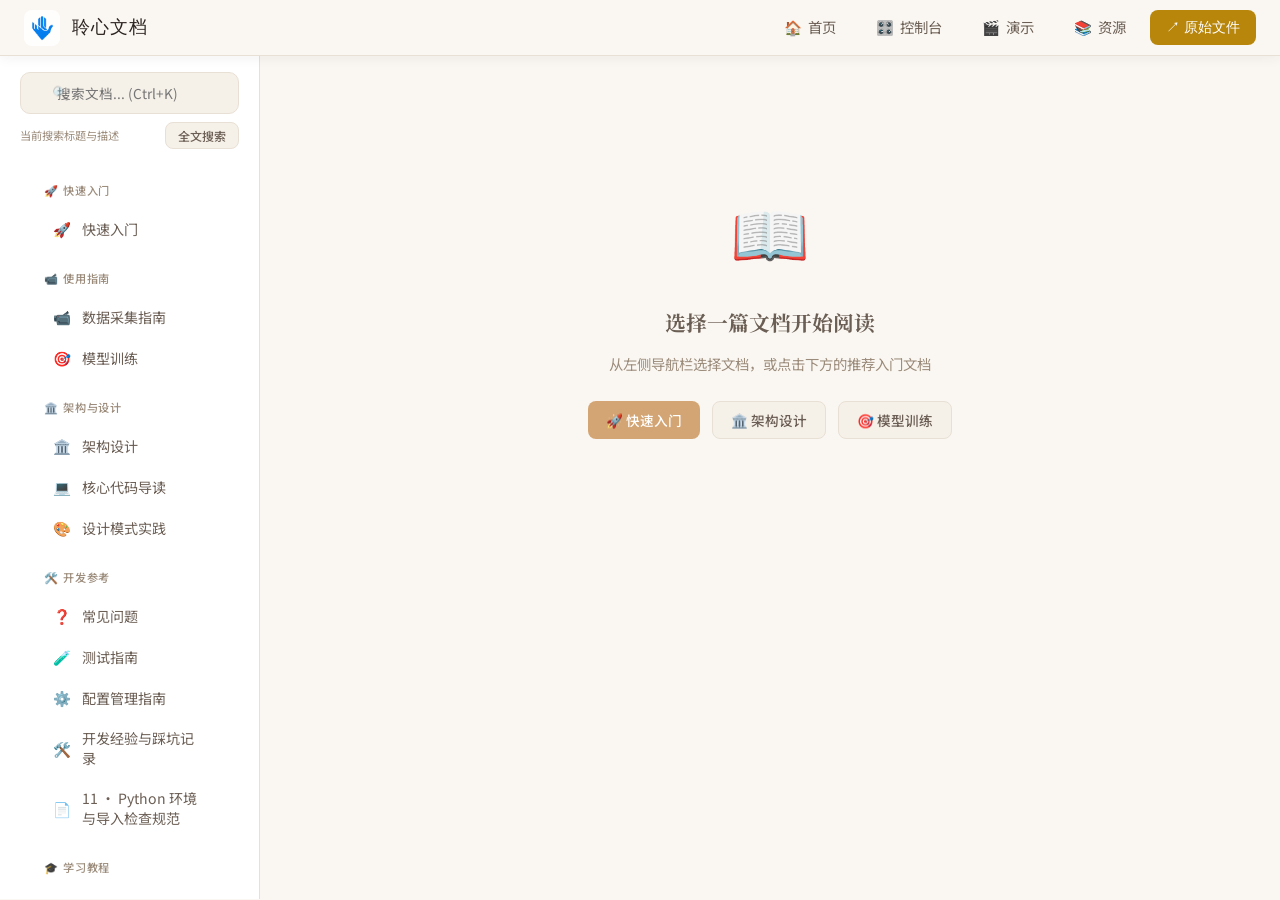
<file: web/docs.html>
<!DOCTYPE html>
<html lang="zh-CN">
<head>
    <meta charset="UTF-8">
    <meta name="viewport" content="width=device-width, initial-scale=1.0">
    <title>文档阅读 — 聆心手语识别系统</title>
    <link rel="preconnect" href="https://fonts.googleapis.com">
    <link rel="preconnect" href="https://fonts.gstatic.com" crossorigin>
    <link href="https://fonts.googleapis.com/css2?family=Noto+Serif+SC:wght@400;600;700&family=Noto+Sans+SC:wght@300;400;500;600&family=JetBrains+Mono:wght@400;500&display=swap" rel="stylesheet">
    <script src="../assets/marked.min.js"></script>
    <style>
        * { margin: 0; padding: 0; box-sizing: border-box; }

        :root {
            --bg-primary: #FAF7F2;
            --bg-secondary: #F5F0E8;
            --bg-card: #FFFFFF;
            --text-primary: #2C2420;
            --text-secondary: #6B5E54;
            --text-muted: #9B8B7A;
            --accent-warm: #D4A574;
            --accent-terracotta: #C17F59;
            --accent-sage: #8B9A7D;
            --border-light: #E8E0D5;
            --border-medium: #D4C8B8;
            --shadow-soft: 0 2px 12px rgba(44, 36, 32, 0.06);
            --shadow-medium: 0 4px 24px rgba(44, 36, 32, 0.08);
            --transition-fast: 0.2s cubic-bezier(0.4, 0, 0.2, 1);
            --transition-normal: 0.3s cubic-bezier(0.4, 0, 0.2, 1);
        }

        body {
            font-family: 'Noto Sans SC', -apple-system, BlinkMacSystemFont, sans-serif;
            background: var(--bg-primary);
            color: var(--text-primary);
            line-height: 1.7;
        }

        /* ===== 顶部栏 ===== */
        .topbar {
            background: var(--bg-card);
            border-bottom: 1px solid var(--border-light);
            padding: 12px 24px;
            display: flex;
            align-items: center;
            justify-content: space-between;
            box-shadow: var(--shadow-soft);
            position: sticky;
            top: 0;
            z-index: 100;
        }

        .topbar-left {
            display: flex;
            align-items: center;
            gap: 12px;
        }

        .topbar-logo { font-size: 1.5rem; display: flex; align-items: center; }
        .topbar-logo img { width: 28px; height: auto; border-radius: 6px; }

        .topbar-title {
            font-family: 'Noto Serif SC', serif;
            font-weight: 600;
            font-size: 1.1rem;
            color: var(--text-primary);
        }

        .topbar-right { display: flex; align-items: center; gap: 12px; }

        .btn {
            display: inline-flex;
            align-items: center;
            gap: 6px;
            padding: 8px 18px;
            background: var(--bg-secondary);
            color: var(--text-secondary);
            text-decoration: none;
            border-radius: 8px;
            font-size: 0.85rem;
            font-weight: 500;
            border: 1px solid var(--border-light);
            cursor: pointer;
            transition: all var(--transition-fast);
            font-family: 'Noto Sans SC', sans-serif;
        }

        .btn:hover { border-color: var(--accent-warm); color: var(--accent-terracotta); }
        .btn.primary { background: var(--accent-warm); color: white; border: none; }
        .btn.primary:hover { background: var(--accent-terracotta); }

        .breadcrumb {
            font-size: 0.8rem;
            color: var(--text-muted);
            display: flex;
            align-items: center;
            gap: 6px;
        }

        .breadcrumb span { color: var(--text-secondary); }

        /* ===== 布局 ===== */
        .layout {
            display: flex;
            height: calc(100vh - 57px);
        }

        /* ===== 侧边栏 ===== */
        .sidebar {
            width: 260px;
            min-width: 260px;
            background: var(--bg-card);
            border-right: 1px solid var(--border-light);
            overflow-y: auto;
            padding: 16px 0;
            transition: transform var(--transition-normal);
        }

        .sidebar-section {
            padding: 8px 20px;
            margin-bottom: 4px;
        }

        .sidebar-label {
            font-size: 0.7rem;
            text-transform: uppercase;
            letter-spacing: 0.08em;
            color: var(--text-muted);
            font-weight: 500;
            margin-bottom: 8px;
            padding: 0 4px;
        }

        .sidebar-link {
            display: flex;
            align-items: center;
            gap: 10px;
            padding: 10px 12px;
            border-radius: 8px;
            text-decoration: none;
            color: var(--text-secondary);
            font-size: 0.88rem;
            transition: all var(--transition-fast);
            cursor: pointer;
            border: none;
            background: none;
            width: 100%;
            text-align: left;
            font-family: 'Noto Sans SC', sans-serif;
        }

        .sidebar-link:hover { background: var(--bg-secondary); color: var(--accent-terracotta); }
        .sidebar-link.active { background: rgba(212, 165, 116, 0.15); color: var(--accent-terracotta); font-weight: 500; }

        .sidebar-link .icon { font-size: 0.9rem; flex-shrink: 0; width: 20px; text-align: center; }
        .sidebar-link .badge {
            margin-left: auto;
            font-size: 0.65rem;
            padding: 2px 8px;
            border-radius: 10px;
            background: var(--bg-secondary);
            color: var(--text-muted);
        }

        /* ===== 搜索 ===== */
        .search-wrap {
            padding: 0 20px 16px;
            position: sticky;
            top: 0;
            background: var(--bg-card);
            z-index: 10;
        }

        .search-wrap input {
            width: 100%;
            padding: 10px 14px 10px 36px;
            background: var(--bg-secondary);
            border: 1px solid var(--border-light);
            border-radius: 10px;
            font-size: 0.85rem;
            color: var(--text-primary);
            transition: all var(--transition-fast);
            font-family: 'Noto Sans SC', sans-serif;
        }

        .search-wrap input:focus {
            outline: none;
            border-color: var(--accent-warm);
            background: var(--bg-card);
        }

        .search-wrap .search-icon {
            position: absolute;
            left: 32px;
            top: 50%;
            transform: translateY(-50%);
            font-size: 0.85rem;
            opacity: 0.4;
            pointer-events: none;
        }

        .search-results {
            display: none;
            margin-top: 8px;
            max-height: 200px;
            overflow-y: auto;
        }

        .search-results.show { display: block; }

        .search-result-item {
            display: flex;
            align-items: center;
            gap: 8px;
            padding: 8px 12px;
            border-radius: 8px;
            cursor: pointer;
            font-size: 0.82rem;
            color: var(--text-secondary);
            transition: all var(--transition-fast);
            border: 1px solid transparent;
            text-align: left;
            width: 100%;
            background: none;
            font-family: 'Noto Sans SC', sans-serif;
        }

        .search-result-item:hover, .search-result-item:focus {
            background: var(--bg-secondary);
            border-color: var(--border-light);
            color: var(--accent-terracotta);
        }

        .search-result-item .match-count {
            margin-left: auto;
            font-size: 0.65rem;
            color: var(--text-muted);
            background: var(--bg-secondary);
            padding: 2px 8px;
            border-radius: 10px;
        }

        /* ===== 搜索高亮 ===== */
        .markdown-body mark {
            background: rgba(212, 165, 116, 0.3);
            color: inherit;
            padding: 1px 2px;
            border-radius: 2px;
        }

        /* ===== 主内容区 ===== */
        .main {
            flex: 1;
            overflow-y: auto;
            padding: 40px 48px;
            max-width: 860px;
            margin: 0 auto;
            width: 100%;
        }

        /* ===== Markdown 渲染样式 ===== */
        .markdown-body {
            color: var(--text-primary);
            line-height: 1.85;
            font-size: 0.95rem;
        }

        .markdown-body h1 {
            font-family: 'Noto Serif SC', serif;
            font-size: 2rem;
            font-weight: 700;
            margin-bottom: 8px;
            padding-bottom: 16px;
            border-bottom: 2px solid var(--border-light);
            color: var(--text-primary);
        }

        .markdown-body h2 {
            font-family: 'Noto Serif SC', serif;
            font-size: 1.4rem;
            font-weight: 600;
            margin-top: 40px;
            margin-bottom: 16px;
            color: var(--text-primary);
            padding-left: 14px;
            border-left: 4px solid var(--accent-warm);
        }

        .markdown-body h3 {
            font-family: 'Noto Serif SC', serif;
            font-size: 1.15rem;
            font-weight: 600;
            margin-top: 28px;
            margin-bottom: 12px;
            color: var(--text-primary);
        }

        .markdown-body h4 {
            font-size: 1rem;
            font-weight: 600;
            margin-top: 20px;
            margin-bottom: 8px;
            color: var(--text-secondary);
        }

        .markdown-body p { margin-bottom: 16px; }

        .markdown-body a {
            color: var(--accent-terracotta);
            text-decoration: none;
            border-bottom: 1px solid transparent;
            transition: border-color var(--transition-fast);
        }

        .markdown-body a:hover { border-bottom-color: var(--accent-terracotta); }

        .markdown-body strong { font-weight: 600; color: var(--text-primary); }
        .markdown-body em { color: var(--text-secondary); }

        .markdown-body ul, .markdown-body ol { margin-bottom: 16px; padding-left: 24px; }
        .markdown-body li { margin-bottom: 6px; }

        .markdown-body blockquote {
            margin: 20px 0;
            padding: 16px 20px;
            background: var(--bg-secondary);
            border-left: 4px solid var(--accent-warm);
            border-radius: 0 8px 8px 0;
            color: var(--text-secondary);
        }

        .markdown-body blockquote p:last-child { margin-bottom: 0; }

        /* 表格 */
        .markdown-body table {
            width: 100%;
            border-collapse: collapse;
            margin: 20px 0;
            font-size: 0.9rem;
            border-radius: 8px;
            overflow: hidden;
            border: 1px solid var(--border-light);
        }

        .markdown-body th {
            background: var(--bg-secondary);
            text-align: left;
            padding: 12px 16px;
            font-weight: 600;
            border-bottom: 2px solid var(--border-medium);
            color: var(--text-primary);
        }

        .markdown-body td {
            padding: 10px 16px;
            border-bottom: 1px solid var(--border-light);
            color: var(--text-secondary);
        }

        .markdown-body tr:last-child td { border-bottom: none; }
        .markdown-body tr:hover td { background: var(--bg-secondary); }

        /* 代码块 */
        .markdown-body code {
            font-family: 'JetBrains Mono', 'Consolas', monospace;
            font-size: 0.85em;
            padding: 2px 6px;
            background: var(--bg-secondary);
            border-radius: 4px;
            color: var(--accent-terracotta);
            border: 1px solid var(--border-light);
        }

        .markdown-body pre {
            margin: 20px 0;
            padding: 20px 24px;
            background: #1E1E1E;
            border-radius: 12px;
            overflow-x: auto;
            border: 1px solid var(--border-medium);
        }

        .markdown-body pre code {
            background: none;
            border: none;
            padding: 0;
            color: #D4D4D4;
            font-size: 0.85rem;
            line-height: 1.7;
            white-space: pre;
        }

        .markdown-body hr {
            border: none;
            height: 1px;
            background: var(--border-light);
            margin: 32px 0;
        }

        .markdown-body img { max-width: 100%; border-radius: 8px; margin: 16px 0; }

        /* ===== 加载/空状态 ===== */
        .empty-state {
            text-align: center;
            padding: 80px 20px;
            color: var(--text-muted);
        }

        .empty-state .icon { font-size: 4rem; margin-bottom: 20px; }
        .empty-state h3 { font-family: 'Noto Serif SC', serif; font-size: 1.3rem; margin-bottom: 12px; color: var(--text-secondary); }
        .empty-state p { font-size: 0.9rem; max-width: 400px; margin: 0 auto 24px; line-height: 1.7; }

        .loading { text-align: center; padding: 40px; color: var(--text-muted); }
        .spinner { display: inline-block; width: 32px; height: 32px; border: 3px solid var(--border-light); border-top-color: var(--accent-warm); border-radius: 50%; animation: spin 0.8s linear infinite; }
        @keyframes spin { to { transform: rotate(360deg); } }

        /* ===== 响应式 ===== */
        @media (max-width: 768px) {
            .sidebar {
                position: fixed;
                left: 0;
                top: 57px;
                bottom: 0;
                z-index: 99;
                transform: translateX(-100%);
            }
            .sidebar.open { transform: translateX(0); box-shadow: var(--shadow-medium); }
            .main { padding: 24px 20px; }
            .markdown-body h1 { font-size: 1.6rem; }
            .markdown-body h2 { font-size: 1.2rem; }
            .markdown-body pre { padding: 16px; }
            .markdown-body pre code { font-size: 0.75rem; }
        }
    </style>
</head>
<body>

<div class="topbar" style="display:flex;align-items:center;justify-content:space-between;padding:0 24px;height:56px;background:rgba(250,247,242,0.95);border-bottom:1px solid #E8E0D5;backdrop-filter:blur(12px);position:sticky;top:0;z-index:100;">
    <div style="display:flex;align-items:center;gap:12px;">
        <img src="../assets/logo.png" alt="聆心" style="width:36px;height:36px;border-radius:8px;">
        <span style="font-family:'Ma Shan Zheng',cursive;font-size:1.1rem;color:#2C2420;letter-spacing:0.05em;">聆心文档</span>
        <span class="breadcrumb" id="breadcrumb" style="font-size:0.8rem;color:#9B8B7A;margin-left:8px;"></span>
    </div>
    <div style="display:flex;align-items:center;gap:8px;">
        <a href="/" style="display:flex;align-items:center;gap:6px;padding:8px 16px;border-radius:8px;text-decoration:none;color:#6B5E54;font-size:0.9rem;transition:all 0.2s;" onmouseover="this.style.background='#F5F0E8'" onmouseout="this.style.background='transparent'">
            <span>🏠</span><span>首页</span>
        </a>
        <a href="dashboard" style="display:flex;align-items:center;gap:6px;padding:8px 16px;border-radius:8px;text-decoration:none;color:#6B5E54;font-size:0.9rem;transition:all 0.2s;" onmouseover="this.style.background='#F5F0E8'" onmouseout="this.style.background='transparent'">
            <span>🎛️</span><span>控制台</span>
        </a>
        <a href="/demo" style="display:flex;align-items:center;gap:6px;padding:8px 16px;border-radius:8px;text-decoration:none;color:#6B5E54;font-size:0.9rem;transition:all 0.2s;" onmouseover="this.style.background='#F5F0E8'" onmouseout="this.style.background='transparent'">
            <span>🎬</span><span>演示</span>
        </a>
        <a href="/resources" style="display:flex;align-items:center;gap:6px;padding:8px 16px;border-radius:8px;text-decoration:none;color:#6B5E54;font-size:0.9rem;transition:all 0.2s;" onmouseover="this.style.background='#F5F0E8'" onmouseout="this.style.background='transparent'">
            <span>📚</span><span>资源</span>
        </a>
        <button onclick="window.open(currentFile, '_blank')" style="display:flex;align-items:center;gap:6px;padding:8px 16px;border-radius:8px;background:#B8860B;color:white;border:none;cursor:pointer;font-size:0.9rem;">↗ 原始文件</button>
    </div>
</div>

<div class="layout">
    <aside class="sidebar" id="sidebar">
        <div class="search-wrap">
            <div style="position:relative;">
                <span class="search-icon">🔍</span>
                <input type="text" id="searchInput" placeholder="搜索文档... (Ctrl+K)" autocomplete="off">
            </div>
            <div style="display:flex;align-items:center;gap:8px;margin-top:8px;justify-content:space-between;">
                <span style="font-size:0.7rem;color:var(--text-muted);">当前搜索标题与描述</span>
                <button class="btn" id="fulltextBtn" style="padding:4px 12px;font-size:0.75rem;">全文搜索</button>
            </div>
            <div class="search-results" id="searchResults"></div>
        </div>

        <div class="sidebar-section" id="sidebarLinks"></div>

        <div class="sidebar-section">
            <div class="sidebar-label">📄 项目根目录</div>
            <button class="sidebar-link" data-file="README.md">
                <span class="icon">📋</span> README
            </button>
        </div>
    </aside>

    <main class="main" id="mainContent">
        <div class="empty-state">
            <div class="icon">📖</div>
            <h3>选择一篇文档开始阅读</h3>
            <p>从左侧导航栏选择文档，或点击下方的推荐入门文档</p>
            <div style="display:flex;gap:12px;justify-content:center;flex-wrap:wrap;margin-top:8px;">
                <button class="btn primary" onclick="loadDoc('docs/guide/01-quickstart.md')">🚀 快速入门</button>
                <button class="btn" onclick="loadDoc('docs/design/02-architecture.md')">🏛️ 架构设计</button>
                <button class="btn" onclick="loadDoc('docs/usage/04-training.md')">🎯 模型训练</button>
            </div>
        </div>
    </main>
</div>

<script src="./static/js/docs-index.generated.js"></script>
<script src="./static/js/docs-index.js"></script>
<script>
    let currentFile = '';

    // marked v15 — Renderer 方法接收 token 对象，不是多个参数
    const renderer = {
        link(token) {
            const href = token.href;
            const hrefStr = (href == null) ? '' : String(href);
            const isInternalMd = hrefStr.endsWith('.md') && !hrefStr.startsWith('http');
            if (isInternalMd) {
                let resolvedFile = hrefStr;
                if (hrefStr.startsWith('../')) {
                    resolvedFile = hrefStr.replace(/^\.\.\//, '');
                }
                return `<a href="javascript:loadDoc('${resolvedFile}')" ${token.title ? `title="${token.title}"` : ''}>${token.text}</a>`;
            }
            const target = hrefStr.startsWith('http') ? ' target="_blank" rel="noopener"' : '';
            return `<a href="${hrefStr}"${target} ${token.title ? `title="${token.title}"` : ''}>${token.text}</a>`;
        },

        heading(token) {
            const id = 'heading-' + (headingCount++);
            return `<h${token.depth} id="${id}">${token.text}</h${token.depth}>`;
        }
    };
    let headingCount = 0;

    marked.use({ breaks: true, gfm: true, renderer });

    function loadDoc(filePath) {
        currentFile = filePath;
        const main = document.getElementById('mainContent');
        main.innerHTML = '<div class="loading"><div class="spinner"></div><p style="margin-top:16px;">加载文档中...</p></div>';

        // 更新侧边栏高亮
        DocIndex.highlightSidebar(filePath);

        // 更新面包屑
        updateBreadcrumb(filePath);

        fetch('../' + filePath)
            .then(response => {
                if (!response.ok) throw new Error('文件未找到: ' + filePath);
                return response.text();
            })
            .then(markdown => {
                // 去除 frontmatter（如果存在）
                markdown = markdown.replace(/^---[\s\S]*?---\n*/, '');
                const html = marked.parse(markdown);
                main.innerHTML = `<div class="markdown-body">${html}</div>`;
                main.scrollTop = 0;

                // 为代码块添加语言标签
                main.querySelectorAll('pre code').forEach(block => {
                    const pre = block.parentElement;
                    const lang = block.className.replace('language-', '');
                    if (lang) {
                        const label = document.createElement('div');
                        label.className = 'code-lang';
                        label.textContent = lang;
                        label.style.cssText = 'position:absolute;top:8px;right:16px;font-size:0.7rem;color:#888;text-transform:uppercase;';
                        pre.style.position = 'relative';
                        pre.appendChild(label);
                    }
                });
            })
            .catch(error => {
                main.innerHTML = `
                    <div class="empty-state">
                        <div class="icon">⚠️</div>
                        <h3>加载失败</h3>
                        <p>${error.message}</p>
                        <button class="btn" onclick="loadDoc('${filePath}')">🔄 重试</button>
                    </div>`;
            });
    }

    function updateBreadcrumb(filePath) {
        const parts = filePath.replace(/\.md$/, '').split('/');
        const breadcrumb = document.getElementById('breadcrumb');
        breadcrumb.innerHTML = parts.map((p, i) =>
            i === parts.length - 1
                ? `<span>${p}</span>`
                : `<span style="opacity:0.5;">${p}</span> → `
        ).join('');
    }

    function toggleSidebar() {
        document.getElementById('sidebar').classList.toggle('open');
    }

    // 侧边栏动态渲染（由集中索引驱动）
    DocIndex.renderSidebar(document.getElementById('sidebarLinks'), function(file) {
        loadDoc(file);
        // 移动端：点击后收起侧边栏
        if (window.innerWidth <= 768) {
            document.getElementById('sidebar').classList.remove('open');
        }
    });

    // URL 参数：?file=docs/guide/01-quickstart.md
    const params = new URLSearchParams(window.location.search);
    const fileParam = params.get('file');
    if (fileParam) {
        loadDoc(fileParam);
    }

    // =========================================================================
    // 搜索
    // =========================================================================
    // 元数据搜索：即时匹配标题/描述/分类
    function doSearch(query) {
        const q = query.toLowerCase().trim();
        const resultsEl = document.getElementById('searchResults');
        const sidebarLinksEl = document.getElementById('sidebarLinks');

        if (q.length < 1) {
            resultsEl.classList.remove('show');
            sidebarLinksEl.style.display = '';
            return;
        }

        const results = DocIndex.searchDocs(q);

        if (results.length > 0) {
            resultsEl.innerHTML = results.map((r) => {
                return `<button class="search-result-item" data-file="${r.file}" data-query="${q}">
                    <span>${r.icon}</span>
                    <span>${r.title}</span>
                    <span class="match-count">${r.score}处</span>
                </button>`;
            }).join('');
            resultsEl.classList.add('show');
            sidebarLinksEl.style.display = 'none';
        } else {
            resultsEl.innerHTML = '<div style="padding:12px;font-size:0.8rem;color:var(--text-muted);text-align:center;">元数据无匹配，可点击「全文搜索」深入查找正文</div>';
            resultsEl.classList.add('show');
            sidebarLinksEl.style.display = 'none';
        }
    }

    // 全文搜索：按需加载正文并过滤（带缓存）
    async function doFullTextSearch() {
        const input = document.getElementById('searchInput');
        const q = input.value.trim();
        if (q.length < 1) return;

        const btn = document.getElementById('fulltextBtn');
        const original = btn.textContent;
        btn.textContent = '搜索中...';
        btn.disabled = true;
        try {
            const results = await DocIndex.searchFullText(q);
            const resultsEl = document.getElementById('searchResults');
            const sidebarLinksEl = document.getElementById('sidebarLinks');

            if (results.length > 0) {
                resultsEl.innerHTML = results.map((r) => {
                    const preview = r.preview
                        ? `<div style="font-size:0.7rem;color:var(--text-muted);margin-top:2px;overflow:hidden;text-overflow:ellipsis;white-space:nowrap;max-width:100%;">…${r.preview}…</div>`
                        : '';
                    return `<button class="search-result-item" data-file="${r.file}" data-query="${q}" style="flex-direction:column;align-items:flex-start;">
                        <div style="display:flex;align-items:center;gap:8px;width:100%;">
                            <span>${r.icon || '📄'}</span>
                            <span>${r.title}</span>
                            <span class="match-count">${r.score}处</span>
                        </div>
                        ${preview}
                    </button>`;
                }).join('');
                // 结果过多时折叠为预览模式，仍可点击
                resultsEl.innerHTML += '<div style="padding:8px 12px;font-size:0.7rem;color:var(--text-muted);">以上为正文全文搜索结果</div>';
            } else {
                resultsEl.innerHTML = '<div style="padding:12px;font-size:0.8rem;color:var(--text-muted);text-align:center;">正文中未找到匹配内容</div>';
            }
            resultsEl.classList.add('show');
            sidebarLinksEl.style.display = 'none';
        } finally {
            btn.textContent = original;
            btn.disabled = false;
        }
    }

    // 在渲染后的文档中高亮搜索词
    function highlightSearch(query) {
        if (!query) return;
        const q = query.toLowerCase();
        const main = document.getElementById('mainContent');
        const walker = document.createTreeWalker(main, NodeFilter.SHOW_TEXT, null, false);
        const textNodes = [];
        while (walker.nextNode()) textNodes.push(walker.currentNode);

        textNodes.forEach(node => {
            const text = node.textContent.toLowerCase();
            const idx = text.indexOf(q);
            if (idx >= 0 && node.parentElement.tagName !== 'SCRIPT' && node.parentElement.tagName !== 'STYLE') {
                const span = document.createElement('span');
                const before = node.textContent.substring(0, idx);
                const match = node.textContent.substring(idx, idx + query.length);
                const after = node.textContent.substring(idx + query.length);
                span.innerHTML = before + '<mark>' + match + '</mark>' + after;
                node.parentElement.replaceChild(span, node);
            }
        });
    }

    // 初始化搜索（索引来自自动生成的 docs-index.generated.js，无需额外构建）

    const searchInput = document.getElementById('searchInput');
    let searchTimer;
    searchInput.addEventListener('input', function() {
        clearTimeout(searchTimer);
        searchTimer = setTimeout(() => doSearch(this.value), 150);
    });

    // 搜索时 ESC 清空
    searchInput.addEventListener('keydown', function(e) {
        if (e.key === 'Escape') {
            this.value = '';
            doSearch('');
            this.blur();
        }
    });

    // 全文搜索按钮
    document.getElementById('fulltextBtn').addEventListener('click', doFullTextSearch);
    searchInput.addEventListener('keydown', function(e) {
        if (e.key === 'Enter' && !e.ctrlKey && !e.metaKey) {
            e.preventDefault();
            doFullTextSearch();
        }
    });

    // 搜索结果点击（事件委托，避免内联 onclick 的转义问题）
    document.getElementById('searchResults').addEventListener('click', function(e) {
        const btn = e.target.closest('.search-result-item');
        if (!btn) return;
        const file = btn.dataset.file;
        const query = btn.dataset.query || '';
        loadDoc(file);
        if (query) highlightSearch(query);
    });

    // 点击搜索结果外部关闭
    document.addEventListener('click', function(e) {
        if (!e.target.closest('.search-wrap')) {
            document.getElementById('searchResults').classList.remove('show');
            document.getElementById('sidebarLinks').style.display = '';
        }
    });

    // =========================================================================
    // 键盘快捷键
    // =========================================================================
    document.addEventListener('keydown', function(e) {
        // Ctrl+K / Cmd+K: 聚焦搜索
        if (e.key === 'k' && (e.ctrlKey || e.metaKey)) {
            e.preventDefault();
            document.getElementById('searchInput').focus();
        }
        // Ctrl+\: 切换侧边栏
        if (e.key === '\\' && e.ctrlKey) {
            e.preventDefault();
            toggleSidebar();
        }
    });
</script>

</body>
</html>
</file>
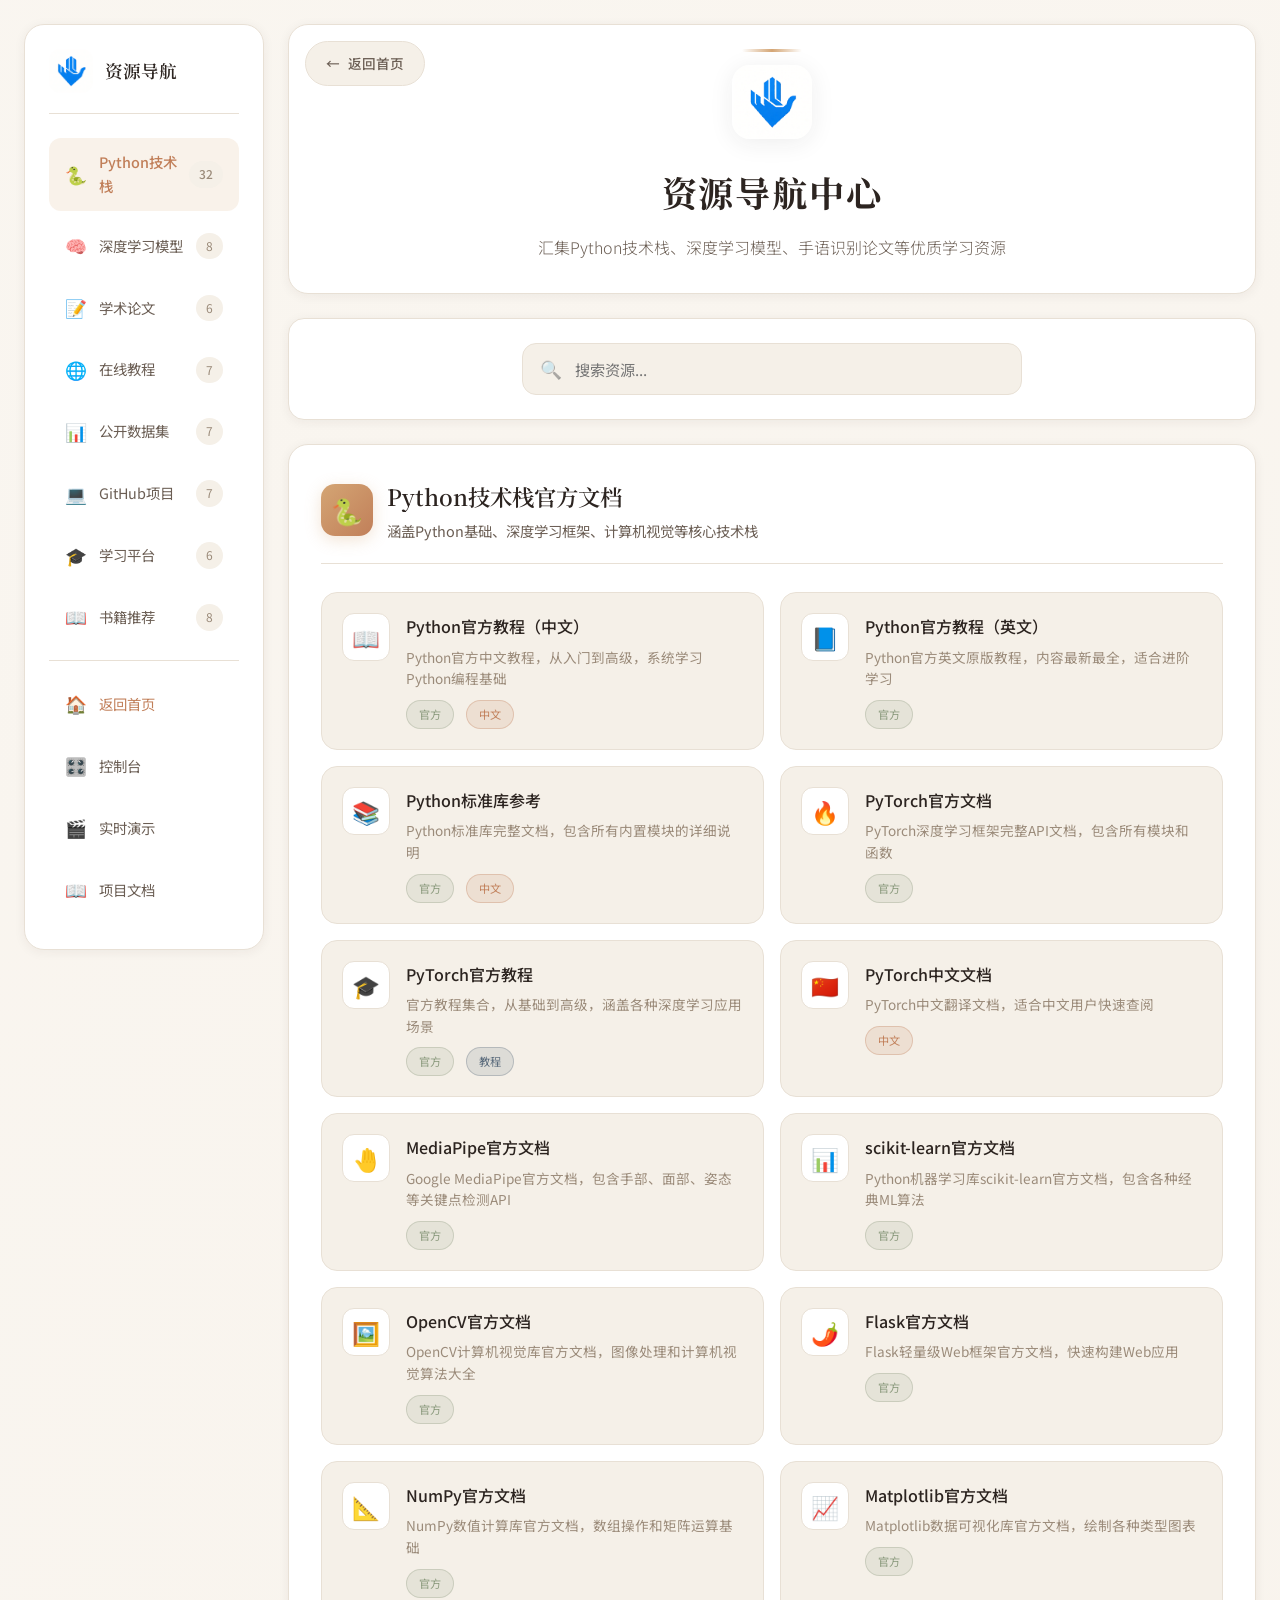
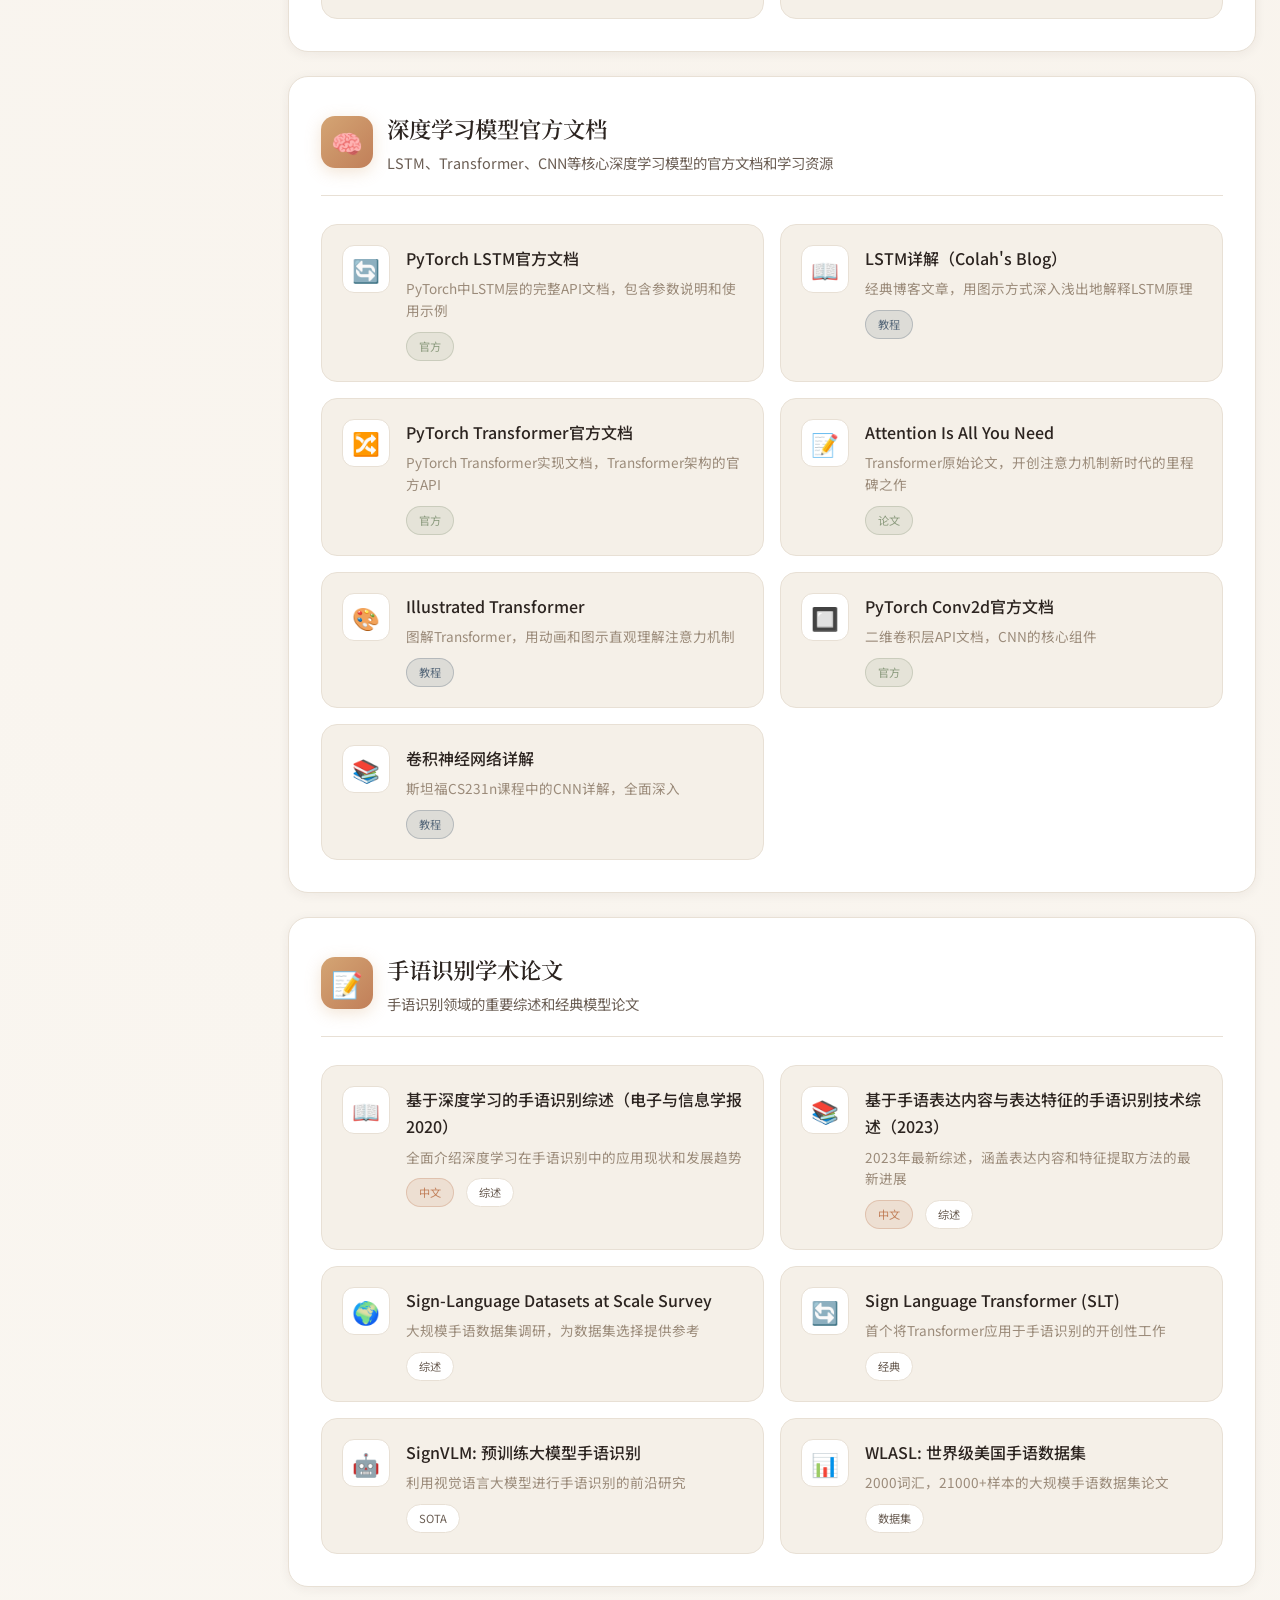
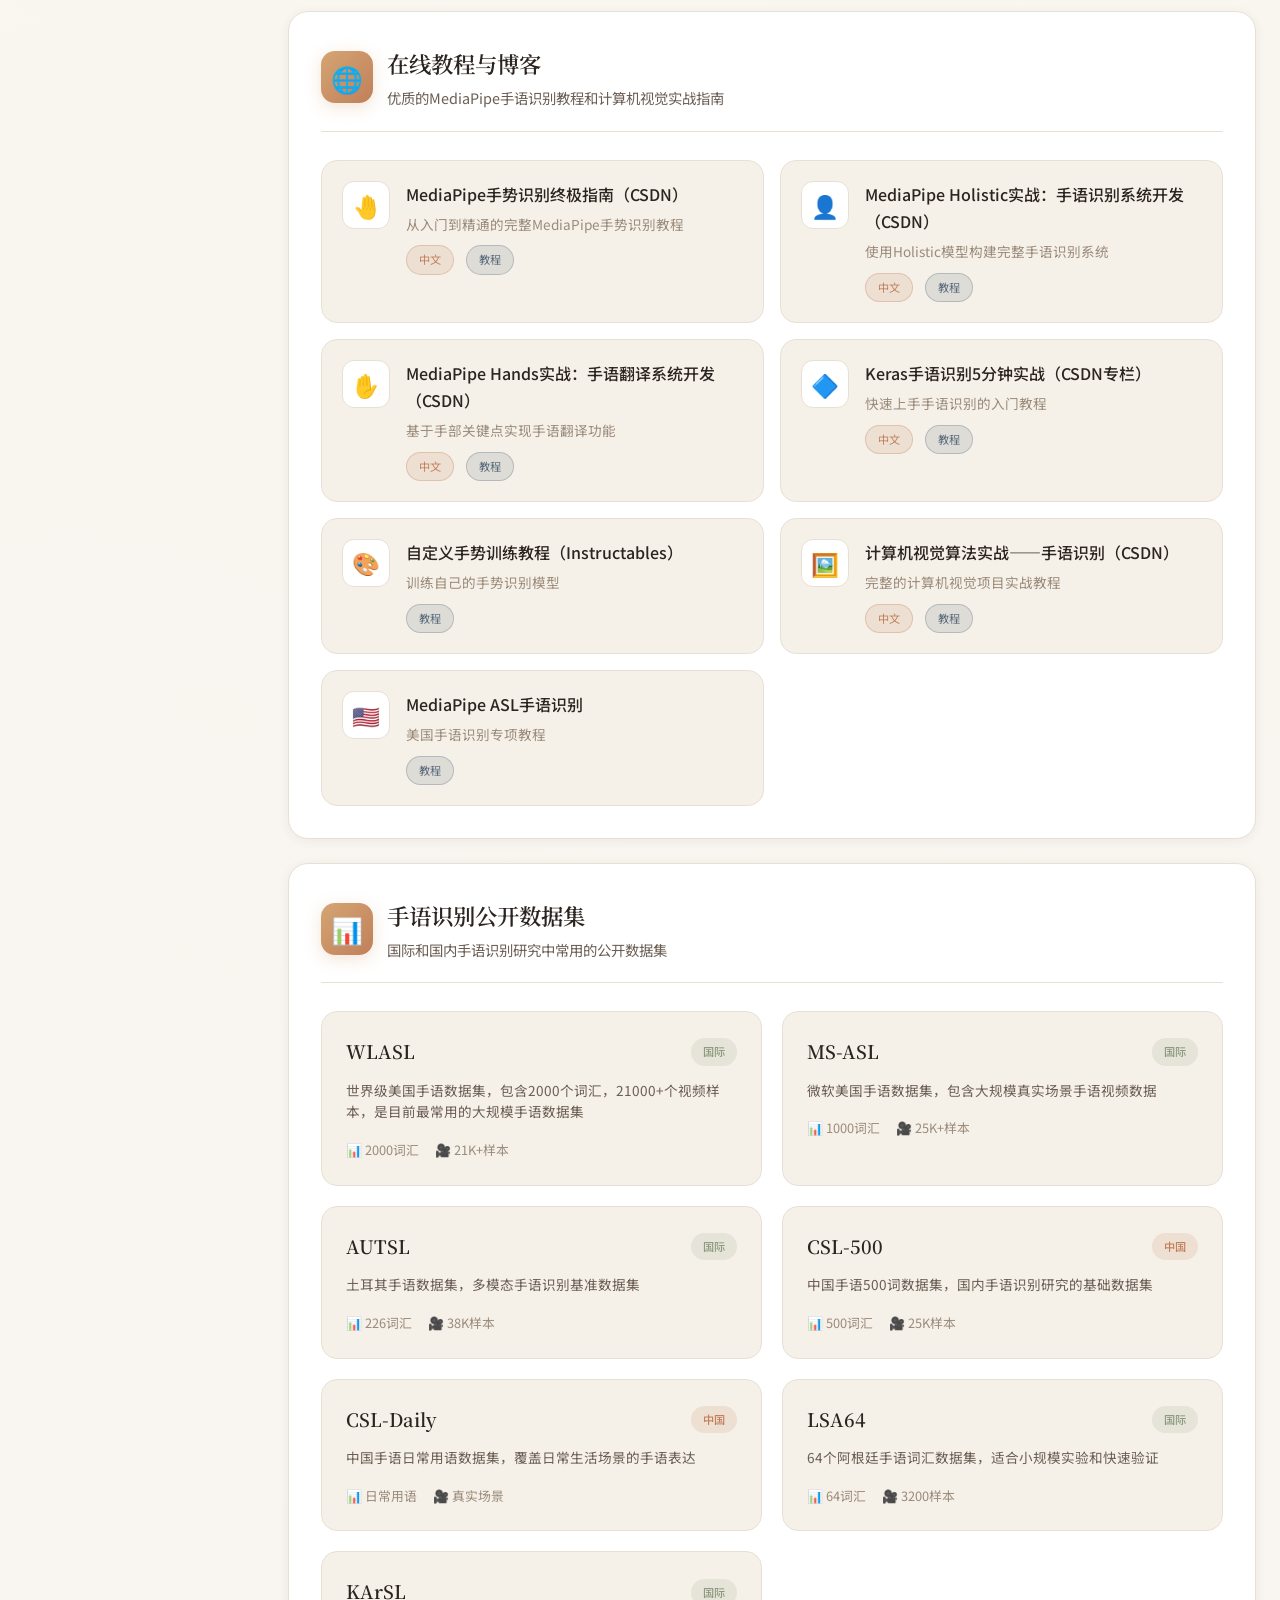
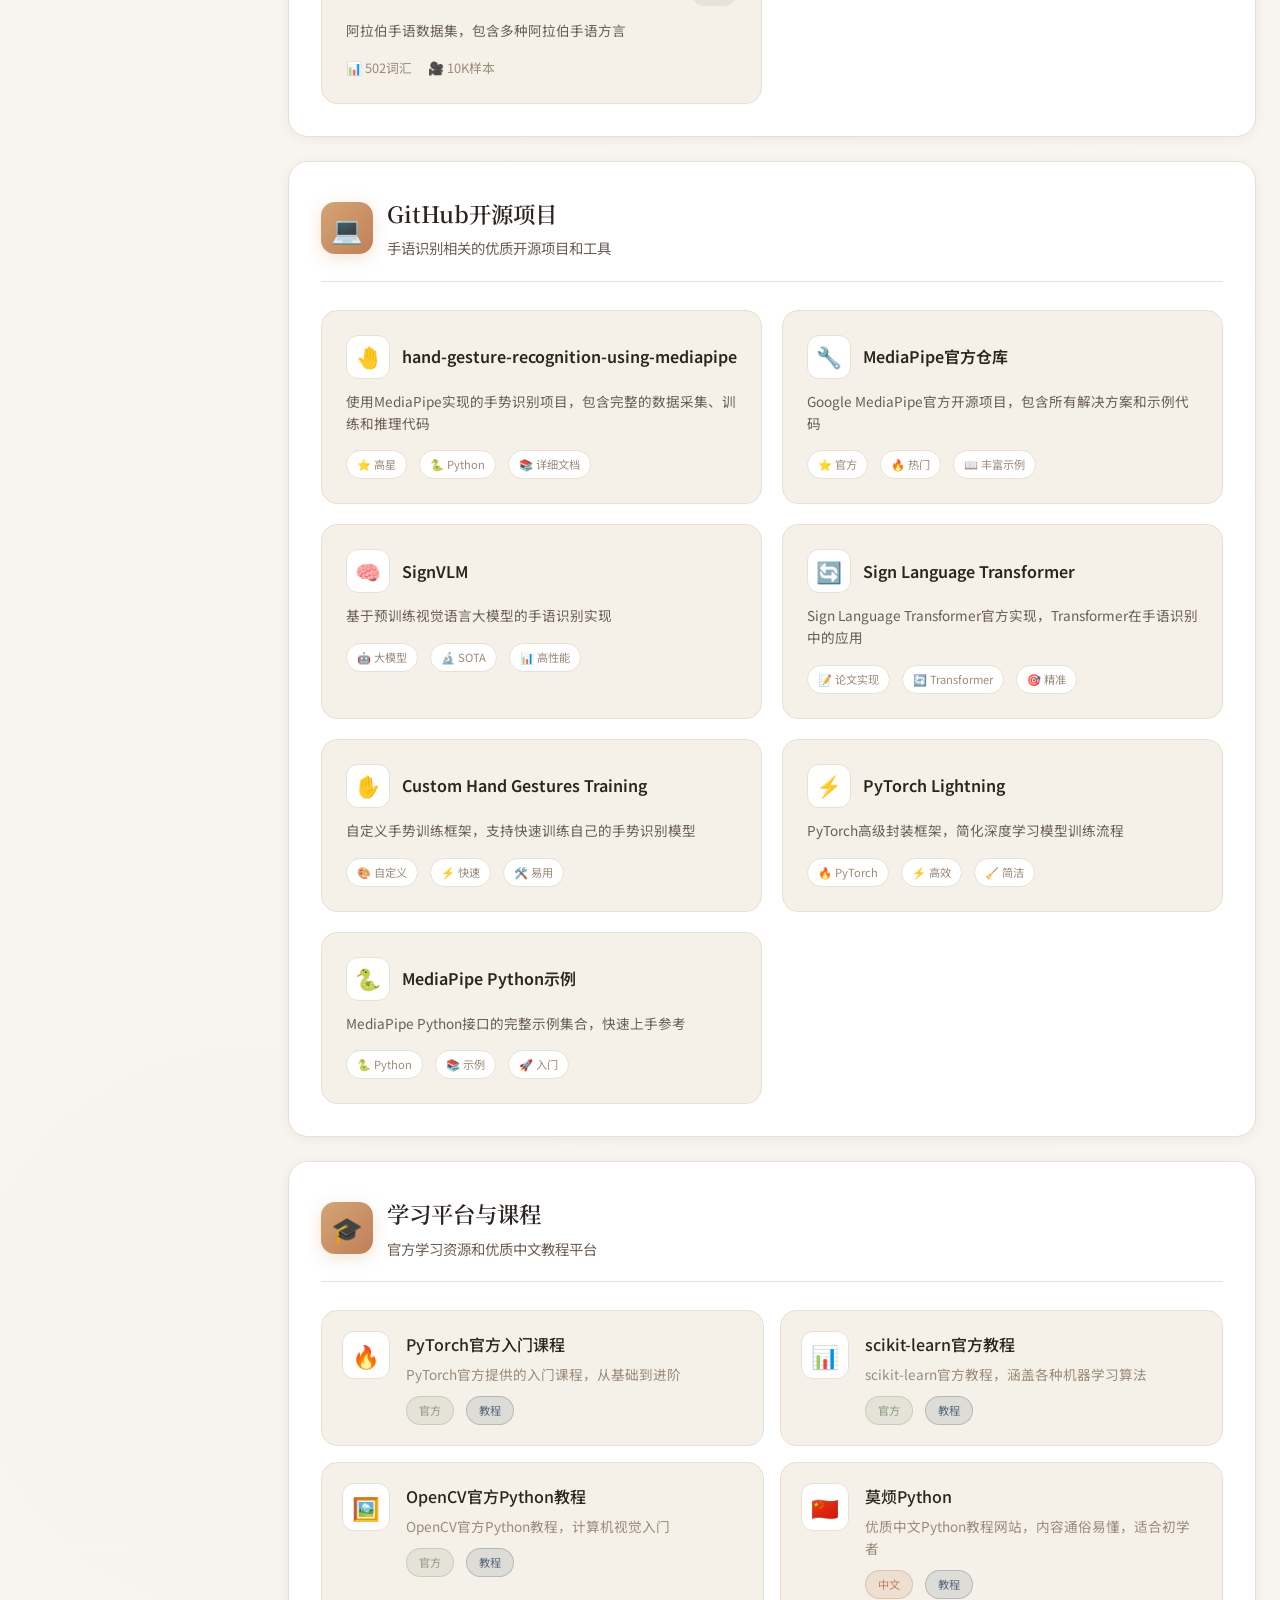
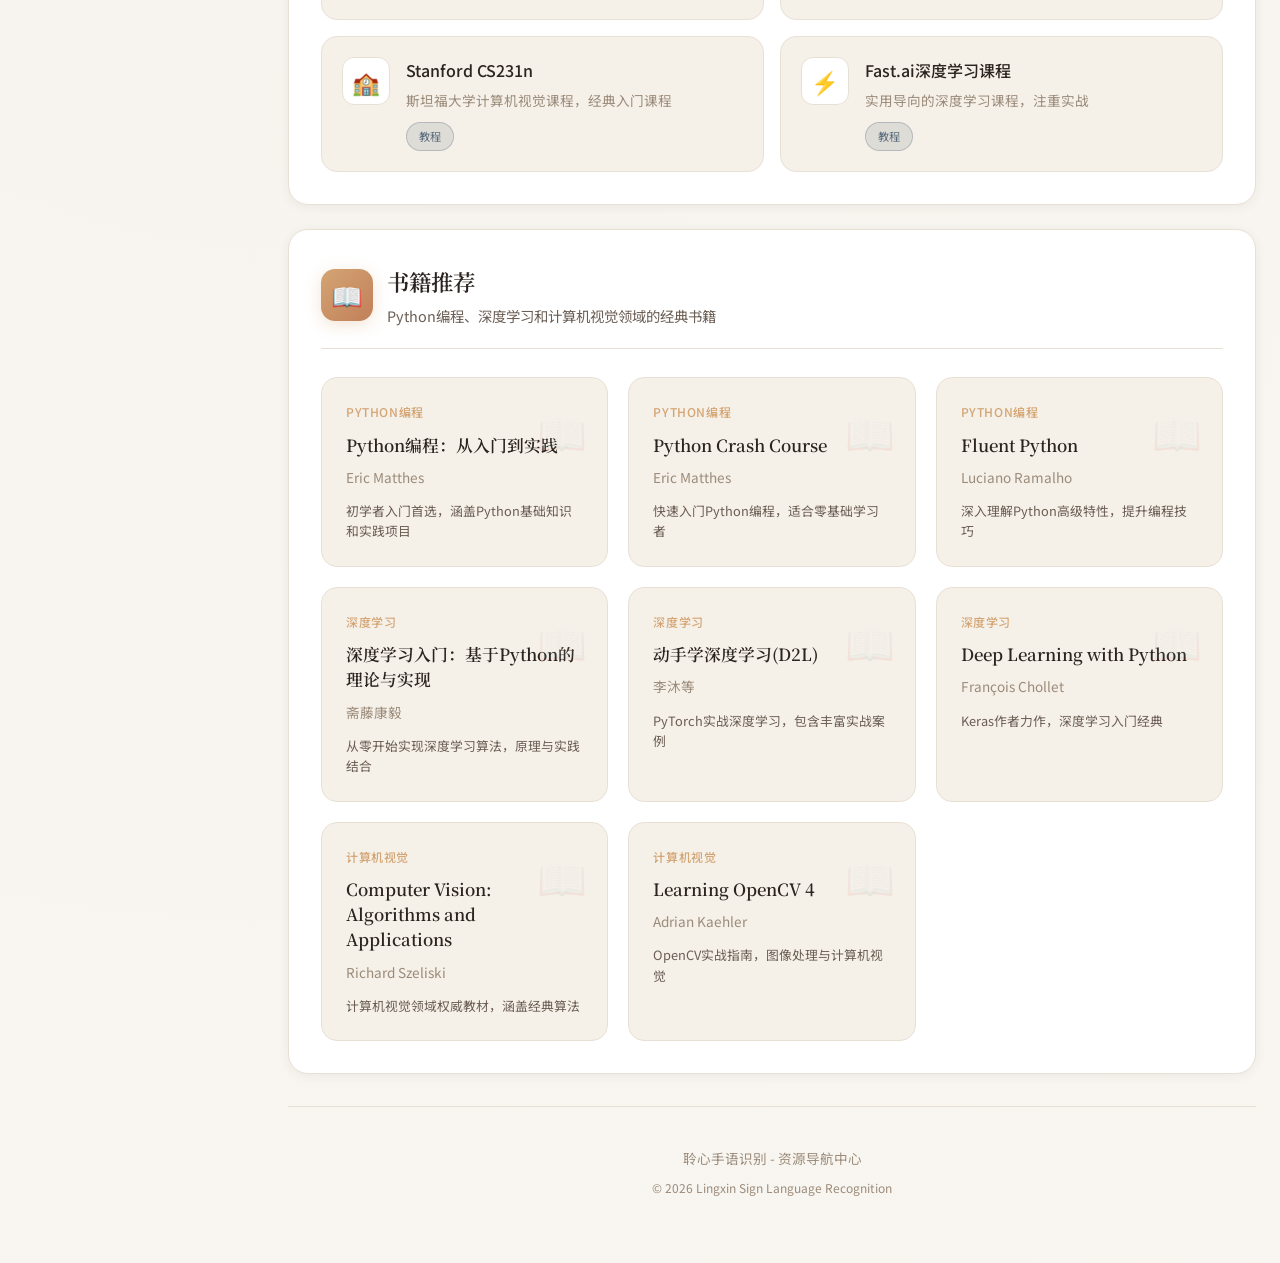
<file: web/resources.html>
<!DOCTYPE html>
<html lang="zh-CN">
<head>
    <meta charset="UTF-8">
    <meta name="viewport" content="width=device-width, initial-scale=1.0">
    <title>聆心手语识别 - 资源导航</title>
    <link rel="preconnect" href="https://fonts.googleapis.com">
    <link rel="preconnect" href="https://fonts.gstatic.com" crossorigin>
    <link href="https://fonts.googleapis.com/css2?family=Noto+Serif+SC:wght@400;600;700&family=Noto+Sans+SC:wght@300;400;500;600&display=swap" rel="stylesheet">
    <style>
        * {
            margin: 0;
            padding: 0;
            box-sizing: border-box;
        }

        :root {
            --bg-primary: #FAF7F2;
            --bg-secondary: #F5F0E8;
            --bg-card: #FFFFFF;
            --text-primary: #2C2420;
            --text-secondary: #6B5E54;
            --text-muted: #9B8B7A;
            --accent-warm: #D4A574;
            --accent-terracotta: #C17F59;
            --accent-sage: #8B9A7D;
            --accent-indigo: #5A6B7C;
            --border-light: #E8E0D5;
            --border-medium: #D4C8B8;
            --shadow-soft: 0 2px 12px rgba(44, 36, 32, 0.06);
            --shadow-medium: 0 4px 24px rgba(44, 36, 32, 0.08);
            --shadow-hover: 0 8px 32px rgba(44, 36, 32, 0.12);
            --transition-fast: 0.2s cubic-bezier(0.4, 0, 0.2, 1);
            --transition-normal: 0.3s cubic-bezier(0.4, 0, 0.2, 1);
            --transition-slow: 0.5s cubic-bezier(0.4, 0, 0.2, 1);
        }

        body {
            font-family: 'Noto Sans SC', -apple-system, BlinkMacSystemFont, sans-serif;
            background: var(--bg-primary);
            min-height: 100vh;
            color: var(--text-primary);
            line-height: 1.7;
            background-image:
                radial-gradient(circle at 80% 20%, rgba(212, 165, 116, 0.04) 0%, transparent 50%),
                radial-gradient(circle at 20% 80%, rgba(139, 154, 125, 0.03) 0%, transparent 50%);
            scroll-behavior: smooth;
        }

        .page-wrapper {
            display: flex;
            gap: 24px;
            max-width: 1400px;
            margin: 0 auto;
            padding: 24px;
        }

        /* ===== 侧边导航 ===== */
        .sidebar {
            position: sticky;
            top: 24px;
            width: 240px;
            flex-shrink: 0;
            background: var(--bg-card);
            border-radius: 20px;
            padding: 24px;
            border: 1px solid var(--border-light);
            box-shadow: var(--shadow-soft);
            height: fit-content;
        }

        .sidebar-header {
            display: flex;
            align-items: center;
            gap: 12px;
            margin-bottom: 24px;
            padding-bottom: 20px;
            border-bottom: 1px solid var(--border-light);
        }

        .sidebar-logo {
            width: 44px;
            height: 44px;
            border-radius: 12px;
            background: var(--accent-warm);
            display: flex;
            align-items: center;
            justify-content: center;
            font-size: 1.5rem;
            overflow: hidden;
        }

        .sidebar-logo img {
            width: 100%;
            height: 100%;
            object-fit: cover;
        }

        .sidebar-title {
            font-family: 'Noto Serif SC', serif;
            font-weight: 600;
            font-size: 1.1rem;
            color: var(--text-primary);
        }

        .nav-list {
            list-style: none;
        }

        .nav-item {
            margin-bottom: 8px;
        }

        .nav-link {
            display: flex;
            align-items: center;
            gap: 12px;
            padding: 12px 16px;
            border-radius: 12px;
            text-decoration: none;
            color: var(--text-secondary);
            transition: all var(--transition-fast);
            font-size: 0.9rem;
        }

        .nav-link:hover {
            background: var(--bg-secondary);
            color: var(--accent-terracotta);
        }

        .nav-link.active {
            background: rgba(212, 165, 116, 0.15);
            color: var(--accent-terracotta);
            font-weight: 500;
        }

        .nav-icon {
            font-size: 1.1rem;
            flex-shrink: 0;
        }

        .nav-count {
            margin-left: auto;
            font-size: 0.75rem;
            color: var(--text-muted);
            background: var(--bg-secondary);
            padding: 3px 10px;
            border-radius: 20px;
        }

        .nav-divider {
            height: 1px;
            background: var(--border-light);
            margin: 16px 0;
        }

        /* ===== 主内容区 ===== */
        .main-content {
            flex: 1;
            min-width: 0;
        }

        /* ===== 头部区域 ===== */
        header {
            text-align: center;
            padding: 40px 20px 32px;
            position: relative;
            background: var(--bg-card);
            border-radius: 20px;
            border: 1px solid var(--border-light);
            box-shadow: var(--shadow-soft);
            margin-bottom: 24px;
        }

        header::before {
            content: '';
            position: absolute;
            top: 24px;
            left: 50%;
            transform: translateX(-50%);
            width: 60px;
            height: 3px;
            background: linear-gradient(90deg, transparent, var(--accent-warm), transparent);
            border-radius: 2px;
        }

        .back-link {
            position: absolute;
            top: 16px;
            left: 16px;
            display: inline-flex;
            align-items: center;
            gap: 8px;
            padding: 10px 20px;
            background: var(--bg-secondary);
            color: var(--text-secondary);
            text-decoration: none;
            border-radius: 50px;
            font-size: 0.85rem;
            font-weight: 500;
            transition: all var(--transition-fast);
            border: 1px solid var(--border-light);
        }

        .back-link:hover {
            transform: translateX(-4px);
            border-color: var(--accent-warm);
            color: var(--accent-terracotta);
        }

        .logo {
            margin-bottom: 16px;
            display: inline-block;
            animation: gentleFloat 6s ease-in-out infinite;
        }

        .logo img {
            width: 80px;
            height: auto;
            border-radius: 18px;
            box-shadow: var(--shadow-medium);
        }

        @keyframes gentleFloat {
            0%, 100% { transform: translateY(0); }
            50% { transform: translateY(-6px); }
        }

        h1 {
            font-family: 'Noto Serif SC', serif;
            font-size: 2.2rem;
            font-weight: 700;
            margin-bottom: 12px;
            color: var(--text-primary);
            letter-spacing: 0.05em;
        }

        .subtitle {
            font-size: 1rem;
            color: var(--text-secondary);
            max-width: 500px;
            margin: 0 auto;
            font-weight: 300;
        }

        /* ===== 搜索区域 ===== */
        .search-section {
            background: var(--bg-card);
            border-radius: 16px;
            padding: 24px;
            margin-bottom: 24px;
            border: 1px solid var(--border-light);
            box-shadow: var(--shadow-soft);
        }

        .search-box {
            position: relative;
            max-width: 500px;
            margin: 0 auto;
        }

        .search-box input {
            width: 100%;
            padding: 14px 24px 14px 52px;
            background: var(--bg-secondary);
            border: 1px solid var(--border-light);
            border-radius: 14px;
            font-size: 0.95rem;
            color: var(--text-primary);
            transition: all var(--transition-fast);
            font-family: 'Noto Sans SC', sans-serif;
        }

        .search-box input:focus {
            outline: none;
            border-color: var(--accent-warm);
            background: var(--bg-card);
            box-shadow: 0 0 0 4px rgba(212, 165, 116, 0.1);
        }

        .search-icon {
            position: absolute;
            left: 18px;
            top: 50%;
            transform: translateY(-50%);
            font-size: 1.1rem;
            opacity: 0.5;
        }

        /* ===== 分类区块 ===== */
        .category-section {
            background: var(--bg-card);
            border-radius: 20px;
            padding: 32px;
            margin-bottom: 24px;
            border: 1px solid var(--border-light);
            box-shadow: var(--shadow-soft);
        }

        .category-header {
            display: flex;
            align-items: center;
            gap: 14px;
            margin-bottom: 28px;
            padding-bottom: 20px;
            border-bottom: 1px solid var(--border-light);
        }

        .category-icon {
            width: 52px;
            height: 52px;
            border-radius: 14px;
            background: linear-gradient(135deg, var(--accent-warm), var(--accent-terracotta));
            display: flex;
            align-items: center;
            justify-content: center;
            font-size: 1.6rem;
            box-shadow: 0 4px 16px rgba(212, 165, 116, 0.3);
        }

        .category-info {
            flex: 1;
        }

        .category-title {
            font-family: 'Noto Serif SC', serif;
            font-size: 1.4rem;
            font-weight: 600;
            color: var(--text-primary);
            margin-bottom: 4px;
        }

        .category-desc {
            font-size: 0.9rem;
            color: var(--text-secondary);
        }

        /* ===== 资源列表 ===== */
        .resource-list {
            list-style: none;
            display: grid;
            grid-template-columns: repeat(auto-fit, minmax(380px, 1fr));
            gap: 16px;
        }

        .resource-item {
            display: flex;
            gap: 16px;
            padding: 20px;
            background: var(--bg-secondary);
            border-radius: 16px;
            border: 1px solid var(--border-light);
            transition: all var(--transition-normal);
            cursor: pointer;
            position: relative;
            overflow: hidden;
        }

        .resource-item::before {
            content: '';
            position: absolute;
            left: 0;
            top: 0;
            bottom: 0;
            width: 4px;
            background: linear-gradient(180deg, var(--accent-warm), var(--accent-terracotta));
            transform: scaleY(0);
            transition: transform var(--transition-fast);
        }

        .resource-item:hover {
            transform: translateY(-3px);
            box-shadow: var(--shadow-medium);
            border-color: var(--accent-warm);
            padding-left: 24px;
        }

        .resource-item:hover::before {
            transform: scaleY(1);
        }

        .resource-icon-box {
            width: 48px;
            height: 48px;
            border-radius: 12px;
            background: var(--bg-card);
            display: flex;
            align-items: center;
            justify-content: center;
            font-size: 1.4rem;
            flex-shrink: 0;
            border: 1px solid var(--border-light);
        }

        .resource-content {
            flex: 1;
            min-width: 0;
        }

        .resource-title {
            font-weight: 500;
            font-size: 1rem;
            color: var(--text-primary);
            margin-bottom: 6px;
            display: flex;
            align-items: center;
            gap: 8px;
        }

        .resource-title a {
            color: inherit;
            text-decoration: none;
        }

        .resource-title a:hover {
            color: var(--accent-terracotta);
        }

        .resource-desc {
            font-size: 0.85rem;
            color: var(--text-muted);
            line-height: 1.6;
            margin-bottom: 10px;
            display: -webkit-box;
            -webkit-line-clamp: 2;
            -webkit-box-orient: vertical;
            overflow: hidden;
        }

        .resource-meta {
            display: flex;
            gap: 12px;
            flex-wrap: wrap;
        }

        .resource-tag {
            font-size: 0.7rem;
            padding: 4px 12px;
            border-radius: 20px;
            background: var(--bg-card);
            color: var(--text-secondary);
            border: 1px solid var(--border-light);
        }

        .resource-tag.official {
            background: rgba(139, 154, 125, 0.15);
            color: var(--accent-sage);
            border-color: rgba(139, 154, 125, 0.3);
        }

        .resource-tag.chinese {
            background: rgba(193, 127, 89, 0.15);
            color: var(--accent-terracotta);
            border-color: rgba(193, 127, 89, 0.3);
        }

        .resource-tag.tutorial {
            background: rgba(90, 107, 124, 0.15);
            color: var(--accent-indigo);
            border-color: rgba(90, 107, 124, 0.3);
        }

        /* ===== 数据集卡片 ===== */
        .dataset-grid {
            display: grid;
            grid-template-columns: repeat(auto-fit, minmax(300px, 1fr));
            gap: 20px;
        }

        .dataset-card {
            background: var(--bg-secondary);
            border-radius: 16px;
            padding: 24px;
            border: 1px solid var(--border-light);
            transition: all var(--transition-normal);
            position: relative;
            overflow: hidden;
        }

        .dataset-card::before {
            content: '';
            position: absolute;
            top: 0;
            left: 0;
            right: 0;
            height: 4px;
            background: linear-gradient(90deg, var(--accent-warm), var(--accent-terracotta));
            transform: scaleX(0);
            transition: transform var(--transition-normal);
        }

        .dataset-card:hover {
            transform: translateY(-3px);
            box-shadow: var(--shadow-medium);
            border-color: var(--accent-warm);
        }

        .dataset-card:hover::before {
            transform: scaleX(1);
        }

        .dataset-header {
            display: flex;
            align-items: center;
            justify-content: space-between;
            margin-bottom: 12px;
        }

        .dataset-name {
            font-family: 'Noto Serif SC', serif;
            font-weight: 600;
            font-size: 1.15rem;
            color: var(--text-primary);
        }

        .dataset-tag {
            font-size: 0.7rem;
            padding: 4px 12px;
            border-radius: 20px;
            background: rgba(139, 154, 125, 0.15);
            color: var(--accent-sage);
            font-weight: 500;
        }

        .dataset-tag.cn {
            background: rgba(193, 127, 89, 0.15);
            color: var(--accent-terracotta);
        }

        .dataset-desc {
            font-size: 0.85rem;
            color: var(--text-secondary);
            margin-bottom: 16px;
            line-height: 1.6;
        }

        .dataset-stats {
            display: flex;
            gap: 16px;
            font-size: 0.8rem;
            color: var(--text-muted);
        }

        .dataset-stat {
            display: flex;
            align-items: center;
            gap: 6px;
        }

        /* ===== GitHub项目卡片 ===== */
        .github-grid {
            display: grid;
            grid-template-columns: repeat(auto-fit, minmax(320px, 1fr));
            gap: 20px;
        }

        .github-card {
            background: var(--bg-secondary);
            border-radius: 16px;
            padding: 24px;
            border: 1px solid var(--border-light);
            transition: all var(--transition-normal);
            position: relative;
            overflow: hidden;
        }

        .github-card::before {
            content: '';
            position: absolute;
            top: 0;
            left: 0;
            right: 0;
            height: 4px;
            background: linear-gradient(90deg, var(--accent-indigo), var(--accent-sage));
            transform: scaleX(0);
            transition: transform var(--transition-normal);
        }

        .github-card:hover {
            transform: translateY(-3px);
            box-shadow: var(--shadow-medium);
            border-color: var(--accent-indigo);
        }

        .github-card:hover::before {
            transform: scaleX(1);
        }

        .github-header {
            display: flex;
            align-items: center;
            gap: 12px;
            margin-bottom: 12px;
        }

        .github-icon-box {
            width: 44px;
            height: 44px;
            border-radius: 12px;
            background: var(--bg-card);
            display: flex;
            align-items: center;
            justify-content: center;
            font-size: 1.3rem;
            border: 1px solid var(--border-light);
        }

        .github-name {
            font-weight: 600;
            font-size: 1rem;
            color: var(--text-primary);
        }

        .github-desc {
            font-size: 0.85rem;
            color: var(--text-secondary);
            line-height: 1.6;
            margin-bottom: 16px;
        }

        .github-meta {
            display: flex;
            gap: 12px;
            flex-wrap: wrap;
        }

        .github-tag {
            font-size: 0.7rem;
            padding: 4px 10px;
            border-radius: 16px;
            background: var(--bg-card);
            color: var(--text-muted);
            border: 1px solid var(--border-light);
        }

        /* ===== 书籍推荐 ===== */
        .book-grid {
            display: grid;
            grid-template-columns: repeat(auto-fit, minmax(280px, 1fr));
            gap: 20px;
        }

        .book-card {
            background: var(--bg-secondary);
            border-radius: 16px;
            padding: 24px;
            border: 1px solid var(--border-light);
            transition: all var(--transition-normal);
            position: relative;
            overflow: hidden;
        }

        .book-card::after {
            content: '📖';
            position: absolute;
            right: 20px;
            top: 20px;
            font-size: 2.5rem;
            opacity: 0.08;
        }

        .book-card:hover {
            transform: translateY(-3px);
            box-shadow: var(--shadow-medium);
            border-color: var(--accent-warm);
        }

        .book-category {
            font-size: 0.75rem;
            color: var(--accent-warm);
            font-weight: 500;
            margin-bottom: 10px;
            text-transform: uppercase;
            letter-spacing: 0.05em;
        }

        .book-title {
            font-family: 'Noto Serif SC', serif;
            font-weight: 600;
            font-size: 1.05rem;
            color: var(--text-primary);
            margin-bottom: 8px;
            line-height: 1.5;
        }

        .book-author {
            font-size: 0.85rem;
            color: var(--text-muted);
            margin-bottom: 12px;
        }

        .book-desc {
            font-size: 0.8rem;
            color: var(--text-secondary);
            line-height: 1.6;
        }

        /* ===== 页脚 ===== */
        footer {
            text-align: center;
            padding: 40px 20px;
            color: var(--text-muted);
            font-size: 0.85rem;
            border-top: 1px solid var(--border-light);
            margin-top: 32px;
        }

        /* ===== 响应式 ===== */
        @media (max-width: 1024px) {
            .page-wrapper {
                flex-direction: column;
            }

            .sidebar {
                position: relative;
                width: 100%;
                top: 0;
            }

            .nav-list {
                display: flex;
                flex-wrap: wrap;
                gap: 8px;
            }

            .nav-item {
                margin-bottom: 0;
            }

            .nav-link {
                padding: 10px 16px;
                border-radius: 50px;
            }

            .nav-divider {
                display: none;
            }

            .nav-count {
                display: none;
            }
        }

        @media (max-width: 768px) {
            h1 { font-size: 1.8rem; }
            .logo img { width: 64px; }
            .back-link {
                position: relative;
                top: 0;
                left: 0;
                margin-bottom: 16px;
                display: inline-flex;
            }
            header { padding-top: 24px; }
            .category-section { padding: 24px 20px; }
            .resource-list { grid-template-columns: 1fr; }
            .dataset-grid, .github-grid, .book-grid { grid-template-columns: 1fr; }
        }

        /* ===== 动画 ===== */
        .resource-item, .dataset-card, .github-card, .book-card {
            opacity: 0;
            animation: fadeInUp 0.5s ease forwards;
        }

        .resource-item:nth-child(1) { animation-delay: 0.05s; }
        .resource-item:nth-child(2) { animation-delay: 0.1s; }
        .resource-item:nth-child(3) { animation-delay: 0.15s; }
        .resource-item:nth-child(4) { animation-delay: 0.2s; }
        .resource-item:nth-child(5) { animation-delay: 0.25s; }
        .resource-item:nth-child(6) { animation-delay: 0.3s; }
        .resource-item:nth-child(7) { animation-delay: 0.35s; }
        .resource-item:nth-child(8) { animation-delay: 0.4s; }

        @keyframes fadeInUp {
            from { opacity: 0; transform: translateY(20px); }
            to { opacity: 1; transform: translateY(0); }
        }
    </style>
</head>
<body>
    <div class="page-wrapper">
        <!-- 侧边导航 -->
        <aside class="sidebar">
            <div class="sidebar-header">
                <div class="sidebar-logo"><img src="../assets/logo.png" alt="聆心"></div>
                <span class="sidebar-title">资源导航</span>
            </div>
            <nav>
                <ul class="nav-list">
                    <li class="nav-item">
                        <a href="#python" class="nav-link active">
                            <span class="nav-icon">🐍</span>
                            <span>Python技术栈</span>
                            <span class="nav-count">32</span>
                        </a>
                    </li>
                    <li class="nav-item">
                        <a href="#deep-learning" class="nav-link">
                            <span class="nav-icon">🧠</span>
                            <span>深度学习模型</span>
                            <span class="nav-count">8</span>
                        </a>
                    </li>
                    <li class="nav-item">
                        <a href="#papers" class="nav-link">
                            <span class="nav-icon">📝</span>
                            <span>学术论文</span>
                            <span class="nav-count">6</span>
                        </a>
                    </li>
                    <li class="nav-item">
                        <a href="#tutorials" class="nav-link">
                            <span class="nav-icon">🌐</span>
                            <span>在线教程</span>
                            <span class="nav-count">7</span>
                        </a>
                    </li>
                    <li class="nav-item">
                        <a href="#datasets" class="nav-link">
                            <span class="nav-icon">📊</span>
                            <span>公开数据集</span>
                            <span class="nav-count">7</span>
                        </a>
                    </li>
                    <li class="nav-item">
                        <a href="#github" class="nav-link">
                            <span class="nav-icon">💻</span>
                            <span>GitHub项目</span>
                            <span class="nav-count">7</span>
                        </a>
                    </li>
                    <li class="nav-item">
                        <a href="#learning" class="nav-link">
                            <span class="nav-icon">🎓</span>
                            <span>学习平台</span>
                            <span class="nav-count">6</span>
                        </a>
                    </li>
                    <li class="nav-item">
                        <a href="#books" class="nav-link">
                            <span class="nav-icon">📖</span>
                            <span>书籍推荐</span>
                            <span class="nav-count">8</span>
                        </a>
                    </li>
                </ul>
                <div class="nav-divider"></div>
                <ul class="nav-list">
                    <li class="nav-item">
                        <a href="/" class="nav-link" style="color: var(--accent-terracotta);">
                            <span class="nav-icon">🏠</span>
                            <span>返回首页</span>
                        </a>
                    </li>
                    <li class="nav-item">
                        <a href="dashboard" class="nav-link">
                            <span class="nav-icon">🎛️</span>
                            <span>控制台</span>
                        </a>
                    </li>
                    <li class="nav-item">
                        <a href="/demo" class="nav-link">
                            <span class="nav-icon">🎬</span>
                            <span>实时演示</span>
                        </a>
                    </li>
                    <li class="nav-item">
                        <a href="/docs?file=docs/guide/01-quickstart.md" class="nav-link">
                            <span class="nav-icon">📖</span>
                            <span>项目文档</span>
                        </a>
                    </li>
                </ul>
            </nav>
        </aside>

        <!-- 主内容区 -->
        <main class="main-content">
            <header>
                <div class="back-links" style="display:flex;gap:8px;position:absolute;top:16px;left:16px;">
                    <a href="/" class="back-link" style="position:static;margin-bottom:0;">
                        <span>←</span>
                        <span>返回首页</span>
                    </a>
                </div>
                <div class="logo"><img src="../assets/logo.png" alt="聆心 Logo"></div>
                <h1>资源导航中心</h1>
                <p class="subtitle">汇集Python技术栈、深度学习模型、手语识别论文等优质学习资源</p>
            </header>

            <section class="search-section">
                <div class="search-box">
                    <span class="search-icon">🔍</span>
                    <input type="text" id="searchInput" placeholder="搜索资源...">
                </div>
            </section>

            <!-- Python技术栈 -->
            <section id="python" class="category-section">
                <div class="category-header">
                    <div class="category-icon">🐍</div>
                    <div class="category-info">
                        <h2 class="category-title">Python技术栈官方文档</h2>
                        <p class="category-desc">涵盖Python基础、深度学习框架、计算机视觉等核心技术栈</p>
                    </div>
                </div>
                <ul class="resource-list">
                    <li class="resource-item" onclick="window.open('https://docs.python.org/zh-cn/3/tutorial/', '_blank')">
                        <div class="resource-icon-box">📖</div>
                        <div class="resource-content">
                            <div class="resource-title"><a href="https://docs.python.org/zh-cn/3/tutorial/" target="_blank">Python官方教程（中文）</a></div>
                            <div class="resource-desc">Python官方中文教程，从入门到高级，系统学习Python编程基础</div>
                            <div class="resource-meta">
                                <span class="resource-tag official">官方</span>
                                <span class="resource-tag chinese">中文</span>
                            </div>
                        </div>
                    </li>
                    <li class="resource-item" onclick="window.open('https://docs.python.org/3/tutorial/', '_blank')">
                        <div class="resource-icon-box">📘</div>
                        <div class="resource-content">
                            <div class="resource-title"><a href="https://docs.python.org/3/tutorial/" target="_blank">Python官方教程（英文）</a></div>
                            <div class="resource-desc">Python官方英文原版教程，内容最新最全，适合进阶学习</div>
                            <div class="resource-meta">
                                <span class="resource-tag official">官方</span>
                            </div>
                        </div>
                    </li>
                    <li class="resource-item" onclick="window.open('https://docs.python.org/zh-cn/3/library/', '_blank')">
                        <div class="resource-icon-box">📚</div>
                        <div class="resource-content">
                            <div class="resource-title"><a href="https://docs.python.org/zh-cn/3/library/" target="_blank">Python标准库参考</a></div>
                            <div class="resource-desc">Python标准库完整文档，包含所有内置模块的详细说明</div>
                            <div class="resource-meta">
                                <span class="resource-tag official">官方</span>
                                <span class="resource-tag chinese">中文</span>
                            </div>
                        </div>
                    </li>
                    <li class="resource-item" onclick="window.open('https://pytorch.org/docs/stable/index.html', '_blank')">
                        <div class="resource-icon-box">🔥</div>
                        <div class="resource-content">
                            <div class="resource-title"><a href="https://pytorch.org/docs/stable/index.html" target="_blank">PyTorch官方文档</a></div>
                            <div class="resource-desc">PyTorch深度学习框架完整API文档，包含所有模块和函数</div>
                            <div class="resource-meta">
                                <span class="resource-tag official">官方</span>
                            </div>
                        </div>
                    </li>
                    <li class="resource-item" onclick="window.open('https://pytorch.org/tutorials/', '_blank')">
                        <div class="resource-icon-box">🎓</div>
                        <div class="resource-content">
                            <div class="resource-title"><a href="https://pytorch.org/tutorials/" target="_blank">PyTorch官方教程</a></div>
                            <div class="resource-desc">官方教程集合，从基础到高级，涵盖各种深度学习应用场景</div>
                            <div class="resource-meta">
                                <span class="resource-tag official">官方</span>
                                <span class="resource-tag tutorial">教程</span>
                            </div>
                        </div>
                    </li>
                    <li class="resource-item" onclick="window.open('https://pytorch.apachecn.org/', '_blank')">
                        <div class="resource-icon-box">🇨🇳</div>
                        <div class="resource-content">
                            <div class="resource-title"><a href="https://pytorch.apachecn.org/" target="_blank">PyTorch中文文档</a></div>
                            <div class="resource-desc">PyTorch中文翻译文档，适合中文用户快速查阅</div>
                            <div class="resource-meta">
                                <span class="resource-tag chinese">中文</span>
                            </div>
                        </div>
                    </li>
                    <li class="resource-item" onclick="window.open('https://developers.google.com/mediapipe', '_blank')">
                        <div class="resource-icon-box">🤚</div>
                        <div class="resource-content">
                            <div class="resource-title"><a href="https://developers.google.com/mediapipe" target="_blank">MediaPipe官方文档</a></div>
                            <div class="resource-desc">Google MediaPipe官方文档，包含手部、面部、姿态等关键点检测API</div>
                            <div class="resource-meta">
                                <span class="resource-tag official">官方</span>
                            </div>
                        </div>
                    </li>
                    <li class="resource-item" onclick="window.open('https://scikit-learn.org/stable/', '_blank')">
                        <div class="resource-icon-box">📊</div>
                        <div class="resource-content">
                            <div class="resource-title"><a href="https://scikit-learn.org/stable/" target="_blank">scikit-learn官方文档</a></div>
                            <div class="resource-desc">Python机器学习库scikit-learn官方文档，包含各种经典ML算法</div>
                            <div class="resource-meta">
                                <span class="resource-tag official">官方</span>
                            </div>
                        </div>
                    </li>
                    <li class="resource-item" onclick="window.open('https://docs.opencv.org/4.x/', '_blank')">
                        <div class="resource-icon-box">🖼️</div>
                        <div class="resource-content">
                            <div class="resource-title"><a href="https://docs.opencv.org/4.x/" target="_blank">OpenCV官方文档</a></div>
                            <div class="resource-desc">OpenCV计算机视觉库官方文档，图像处理和计算机视觉算法大全</div>
                            <div class="resource-meta">
                                <span class="resource-tag official">官方</span>
                            </div>
                        </div>
                    </li>
                    <li class="resource-item" onclick="window.open('https://flask.palletsprojects.com/', '_blank')">
                        <div class="resource-icon-box">🌶️</div>
                        <div class="resource-content">
                            <div class="resource-title"><a href="https://flask.palletsprojects.com/" target="_blank">Flask官方文档</a></div>
                            <div class="resource-desc">Flask轻量级Web框架官方文档，快速构建Web应用</div>
                            <div class="resource-meta">
                                <span class="resource-tag official">官方</span>
                            </div>
                        </div>
                    </li>
                    <li class="resource-item" onclick="window.open('https://numpy.org/doc/stable/', '_blank')">
                        <div class="resource-icon-box">📐</div>
                        <div class="resource-content">
                            <div class="resource-title"><a href="https://numpy.org/doc/stable/" target="_blank">NumPy官方文档</a></div>
                            <div class="resource-desc">NumPy数值计算库官方文档，数组操作和矩阵运算基础</div>
                            <div class="resource-meta">
                                <span class="resource-tag official">官方</span>
                            </div>
                        </div>
                    </li>
                    <li class="resource-item" onclick="window.open('https://matplotlib.org/stable/', '_blank')">
                        <div class="resource-icon-box">📈</div>
                        <div class="resource-content">
                            <div class="resource-title"><a href="https://matplotlib.org/stable/" target="_blank">Matplotlib官方文档</a></div>
                            <div class="resource-desc">Matplotlib数据可视化库官方文档，绘制各种类型图表</div>
                            <div class="resource-meta">
                                <span class="resource-tag official">官方</span>
                            </div>
                        </div>
                    </li>
                </ul>
            </section>

            <!-- 深度学习模型 -->
            <section id="deep-learning" class="category-section">
                <div class="category-header">
                    <div class="category-icon">🧠</div>
                    <div class="category-info">
                        <h2 class="category-title">深度学习模型官方文档</h2>
                        <p class="category-desc">LSTM、Transformer、CNN等核心深度学习模型的官方文档和学习资源</p>
                    </div>
                </div>
                <ul class="resource-list">
                    <li class="resource-item" onclick="window.open('https://pytorch.org/docs/stable/generated/torch.nn.LSTM.html', '_blank')">
                        <div class="resource-icon-box">🔄</div>
                        <div class="resource-content">
                            <div class="resource-title"><a href="https://pytorch.org/docs/stable/generated/torch.nn.LSTM.html" target="_blank">PyTorch LSTM官方文档</a></div>
                            <div class="resource-desc">PyTorch中LSTM层的完整API文档，包含参数说明和使用示例</div>
                            <div class="resource-meta">
                                <span class="resource-tag official">官方</span>
                            </div>
                        </div>
                    </li>
                    <li class="resource-item" onclick="window.open('https://colah.github.io/posts/2015-08-Understanding-LSTMs/', '_blank')">
                        <div class="resource-icon-box">📖</div>
                        <div class="resource-content">
                            <div class="resource-title"><a href="https://colah.github.io/posts/2015-08-Understanding-LSTMs/" target="_blank">LSTM详解（Colah's Blog）</a></div>
                            <div class="resource-desc">经典博客文章，用图示方式深入浅出地解释LSTM原理</div>
                            <div class="resource-meta">
                                <span class="resource-tag tutorial">教程</span>
                            </div>
                        </div>
                    </li>
                    <li class="resource-item" onclick="window.open('https://pytorch.org/docs/stable/generated/torch.nn.Transformer.html', '_blank')">
                        <div class="resource-icon-box">🔀</div>
                        <div class="resource-content">
                            <div class="resource-title"><a href="https://pytorch.org/docs/stable/generated/torch.nn.Transformer.html" target="_blank">PyTorch Transformer官方文档</a></div>
                            <div class="resource-desc">PyTorch Transformer实现文档，Transformer架构的官方API</div>
                            <div class="resource-meta">
                                <span class="resource-tag official">官方</span>
                            </div>
                        </div>
                    </li>
                    <li class="resource-item" onclick="window.open('https://arxiv.org/abs/1706.03762', '_blank')">
                        <div class="resource-icon-box">📝</div>
                        <div class="resource-content">
                            <div class="resource-title"><a href="https://arxiv.org/abs/1706.03762" target="_blank">Attention Is All You Need</a></div>
                            <div class="resource-desc">Transformer原始论文，开创注意力机制新时代的里程碑之作</div>
                            <div class="resource-meta">
                                <span class="resource-tag official">论文</span>
                            </div>
                        </div>
                    </li>
                    <li class="resource-item" onclick="window.open('https://jalammar.github.io/illustrated-transformer/', '_blank')">
                        <div class="resource-icon-box">🎨</div>
                        <div class="resource-content">
                            <div class="resource-title"><a href="https://jalammar.github.io/illustrated-transformer/" target="_blank">Illustrated Transformer</a></div>
                            <div class="resource-desc">图解Transformer，用动画和图示直观理解注意力机制</div>
                            <div class="resource-meta">
                                <span class="resource-tag tutorial">教程</span>
                            </div>
                        </div>
                    </li>
                    <li class="resource-item" onclick="window.open('https://pytorch.org/docs/stable/generated/torch.nn.Conv2d.html', '_blank')">
                        <div class="resource-icon-box">🔲</div>
                        <div class="resource-content">
                            <div class="resource-title"><a href="https://pytorch.org/docs/stable/generated/torch.nn.Conv2d.html" target="_blank">PyTorch Conv2d官方文档</a></div>
                            <div class="resource-desc">二维卷积层API文档，CNN的核心组件</div>
                            <div class="resource-meta">
                                <span class="resource-tag official">官方</span>
                            </div>
                        </div>
                    </li>
                    <li class="resource-item" onclick="window.open('https://cs231n.github.io/convolutional-networks/', '_blank')">
                        <div class="resource-icon-box">📚</div>
                        <div class="resource-content">
                            <div class="resource-title"><a href="https://cs231n.github.io/convolutional-networks/" target="_blank">卷积神经网络详解</a></div>
                            <div class="resource-desc">斯坦福CS231n课程中的CNN详解，全面深入</div>
                            <div class="resource-meta">
                                <span class="resource-tag tutorial">教程</span>
                            </div>
                        </div>
                    </li>
                </ul>
            </section>

            <!-- 学术论文 -->
            <section id="papers" class="category-section">
                <div class="category-header">
                    <div class="category-icon">📝</div>
                    <div class="category-info">
                        <h2 class="category-title">手语识别学术论文</h2>
                        <p class="category-desc">手语识别领域的重要综述和经典模型论文</p>
                    </div>
                </div>
                <ul class="resource-list">
                    <li class="resource-item">
                        <div class="resource-icon-box">📖</div>
                        <div class="resource-content">
                            <div class="resource-title">基于深度学习的手语识别综述（电子与信息学报 2020）</div>
                            <div class="resource-desc">全面介绍深度学习在手语识别中的应用现状和发展趋势</div>
                            <div class="resource-meta">
                                <span class="resource-tag chinese">中文</span>
                                <span class="resource-tag">综述</span>
                            </div>
                        </div>
                    </li>
                    <li class="resource-item">
                        <div class="resource-icon-box">📚</div>
                        <div class="resource-content">
                            <div class="resource-title">基于手语表达内容与表达特征的手语识别技术综述（2023）</div>
                            <div class="resource-desc">2023年最新综述，涵盖表达内容和特征提取方法的最新进展</div>
                            <div class="resource-meta">
                                <span class="resource-tag chinese">中文</span>
                                <span class="resource-tag">综述</span>
                            </div>
                        </div>
                    </li>
                    <li class="resource-item">
                        <div class="resource-icon-box">🌍</div>
                        <div class="resource-content">
                            <div class="resource-title">Sign-Language Datasets at Scale Survey</div>
                            <div class="resource-desc">大规模手语数据集调研，为数据集选择提供参考</div>
                            <div class="resource-meta">
                                <span class="resource-tag">综述</span>
                            </div>
                        </div>
                    </li>
                    <li class="resource-item">
                        <div class="resource-icon-box">🔄</div>
                        <div class="resource-content">
                            <div class="resource-title">Sign Language Transformer (SLT)</div>
                            <div class="resource-desc">首个将Transformer应用于手语识别的开创性工作</div>
                            <div class="resource-meta">
                                <span class="resource-tag">经典</span>
                            </div>
                        </div>
                    </li>
                    <li class="resource-item">
                        <div class="resource-icon-box">🤖</div>
                        <div class="resource-content">
                            <div class="resource-title">SignVLM: 预训练大模型手语识别</div>
                            <div class="resource-desc">利用视觉语言大模型进行手语识别的前沿研究</div>
                            <div class="resource-meta">
                                <span class="resource-tag">SOTA</span>
                            </div>
                        </div>
                    </li>
                    <li class="resource-item">
                        <div class="resource-icon-box">📊</div>
                        <div class="resource-content">
                            <div class="resource-title">WLASL: 世界级美国手语数据集</div>
                            <div class="resource-desc">2000词汇，21000+样本的大规模手语数据集论文</div>
                            <div class="resource-meta">
                                <span class="resource-tag">数据集</span>
                            </div>
                        </div>
                    </li>
                </ul>
            </section>

            <!-- 在线教程 -->
            <section id="tutorials" class="category-section">
                <div class="category-header">
                    <div class="category-icon">🌐</div>
                    <div class="category-info">
                        <h2 class="category-title">在线教程与博客</h2>
                        <p class="category-desc">优质的MediaPipe手语识别教程和计算机视觉实战指南</p>
                    </div>
                </div>
                <ul class="resource-list">
                    <li class="resource-item">
                        <div class="resource-icon-box">🤚</div>
                        <div class="resource-content">
                            <div class="resource-title">MediaPipe手势识别终极指南（CSDN）</div>
                            <div class="resource-desc">从入门到精通的完整MediaPipe手势识别教程</div>
                            <div class="resource-meta">
                                <span class="resource-tag chinese">中文</span>
                                <span class="resource-tag tutorial">教程</span>
                            </div>
                        </div>
                    </li>
                    <li class="resource-item">
                        <div class="resource-icon-box">👤</div>
                        <div class="resource-content">
                            <div class="resource-title">MediaPipe Holistic实战：手语识别系统开发（CSDN）</div>
                            <div class="resource-desc">使用Holistic模型构建完整手语识别系统</div>
                            <div class="resource-meta">
                                <span class="resource-tag chinese">中文</span>
                                <span class="resource-tag tutorial">教程</span>
                            </div>
                        </div>
                    </li>
                    <li class="resource-item">
                        <div class="resource-icon-box">✋</div>
                        <div class="resource-content">
                            <div class="resource-title">MediaPipe Hands实战：手语翻译系统开发（CSDN）</div>
                            <div class="resource-desc">基于手部关键点实现手语翻译功能</div>
                            <div class="resource-meta">
                                <span class="resource-tag chinese">中文</span>
                                <span class="resource-tag tutorial">教程</span>
                            </div>
                        </div>
                    </li>
                    <li class="resource-item">
                        <div class="resource-icon-box">🔷</div>
                        <div class="resource-content">
                            <div class="resource-title">Keras手语识别5分钟实战（CSDN专栏）</div>
                            <div class="resource-desc">快速上手手语识别的入门教程</div>
                            <div class="resource-meta">
                                <span class="resource-tag chinese">中文</span>
                                <span class="resource-tag tutorial">教程</span>
                            </div>
                        </div>
                    </li>
                    <li class="resource-item">
                        <div class="resource-icon-box">🎨</div>
                        <div class="resource-content">
                            <div class="resource-title">自定义手势训练教程（Instructables）</div>
                            <div class="resource-desc">训练自己的手势识别模型</div>
                            <div class="resource-meta">
                                <span class="resource-tag tutorial">教程</span>
                            </div>
                        </div>
                    </li>
                    <li class="resource-item">
                        <div class="resource-icon-box">🖼️</div>
                        <div class="resource-content">
                            <div class="resource-title">计算机视觉算法实战——手语识别（CSDN）</div>
                            <div class="resource-desc">完整的计算机视觉项目实战教程</div>
                            <div class="resource-meta">
                                <span class="resource-tag chinese">中文</span>
                                <span class="resource-tag tutorial">教程</span>
                            </div>
                        </div>
                    </li>
                    <li class="resource-item">
                        <div class="resource-icon-box">🇺🇸</div>
                        <div class="resource-content">
                            <div class="resource-title">MediaPipe ASL手语识别</div>
                            <div class="resource-desc">美国手语识别专项教程</div>
                            <div class="resource-meta">
                                <span class="resource-tag tutorial">教程</span>
                            </div>
                        </div>
                    </li>
                </ul>
            </section>

            <!-- 公开数据集 -->
            <section id="datasets" class="category-section">
                <div class="category-header">
                    <div class="category-icon">📊</div>
                    <div class="category-info">
                        <h2 class="category-title">手语识别公开数据集</h2>
                        <p class="category-desc">国际和国内手语识别研究中常用的公开数据集</p>
                    </div>
                </div>
                <div class="dataset-grid">
                    <div class="dataset-card">
                        <div class="dataset-header">
                            <div class="dataset-name">WLASL</div>
                            <div class="dataset-tag">国际</div>
                        </div>
                        <div class="dataset-desc">世界级美国手语数据集，包含2000个词汇，21000+个视频样本，是目前最常用的大规模手语数据集</div>
                        <div class="dataset-stats">
                            <div class="dataset-stat">📊 2000词汇</div>
                            <div class="dataset-stat">🎥 21K+样本</div>
                        </div>
                    </div>
                    <div class="dataset-card">
                        <div class="dataset-header">
                            <div class="dataset-name">MS-ASL</div>
                            <div class="dataset-tag">国际</div>
                        </div>
                        <div class="dataset-desc">微软美国手语数据集，包含大规模真实场景手语视频数据</div>
                        <div class="dataset-stats">
                            <div class="dataset-stat">📊 1000词汇</div>
                            <div class="dataset-stat">🎥 25K+样本</div>
                        </div>
                    </div>
                    <div class="dataset-card">
                        <div class="dataset-header">
                            <div class="dataset-name">AUTSL</div>
                            <div class="dataset-tag">国际</div>
                        </div>
                        <div class="dataset-desc">土耳其手语数据集，多模态手语识别基准数据集</div>
                        <div class="dataset-stats">
                            <div class="dataset-stat">📊 226词汇</div>
                            <div class="dataset-stat">🎥 38K样本</div>
                        </div>
                    </div>
                    <div class="dataset-card">
                        <div class="dataset-header">
                            <div class="dataset-name">CSL-500</div>
                            <div class="dataset-tag cn">中国</div>
                        </div>
                        <div class="dataset-desc">中国手语500词数据集，国内手语识别研究的基础数据集</div>
                        <div class="dataset-stats">
                            <div class="dataset-stat">📊 500词汇</div>
                            <div class="dataset-stat">🎥 25K样本</div>
                        </div>
                    </div>
                    <div class="dataset-card">
                        <div class="dataset-header">
                            <div class="dataset-name">CSL-Daily</div>
                            <div class="dataset-tag cn">中国</div>
                        </div>
                        <div class="dataset-desc">中国手语日常用语数据集，覆盖日常生活场景的手语表达</div>
                        <div class="dataset-stats">
                            <div class="dataset-stat">📊 日常用语</div>
                            <div class="dataset-stat">🎥 真实场景</div>
                        </div>
                    </div>
                    <div class="dataset-card">
                        <div class="dataset-header">
                            <div class="dataset-name">LSA64</div>
                            <div class="dataset-tag">国际</div>
                        </div>
                        <div class="dataset-desc">64个阿根廷手语词汇数据集，适合小规模实验和快速验证</div>
                        <div class="dataset-stats">
                            <div class="dataset-stat">📊 64词汇</div>
                            <div class="dataset-stat">🎥 3200样本</div>
                        </div>
                    </div>
                    <div class="dataset-card">
                        <div class="dataset-header">
                            <div class="dataset-name">KArSL</div>
                            <div class="dataset-tag">国际</div>
                        </div>
                        <div class="dataset-desc">阿拉伯手语数据集，包含多种阿拉伯手语方言</div>
                        <div class="dataset-stats">
                            <div class="dataset-stat">📊 502词汇</div>
                            <div class="dataset-stat">🎥 10K样本</div>
                        </div>
                    </div>
                </div>
            </section>

            <!-- GitHub项目 -->
            <section id="github" class="category-section">
                <div class="category-header">
                    <div class="category-icon">💻</div>
                    <div class="category-info">
                        <h2 class="category-title">GitHub开源项目</h2>
                        <p class="category-desc">手语识别相关的优质开源项目和工具</p>
                    </div>
                </div>
                <div class="github-grid">
                    <div class="github-card">
                        <div class="github-header">
                            <div class="github-icon-box">🤚</div>
                            <span class="github-name">hand-gesture-recognition-using-mediapipe</span>
                        </div>
                        <div class="github-desc">使用MediaPipe实现的手势识别项目，包含完整的数据采集、训练和推理代码</div>
                        <div class="github-meta">
                            <span class="github-tag">⭐ 高星</span>
                            <span class="github-tag">🐍 Python</span>
                            <span class="github-tag">📚 详细文档</span>
                        </div>
                    </div>
                    <div class="github-card">
                        <div class="github-header">
                            <div class="github-icon-box">🔧</div>
                            <span class="github-name">MediaPipe官方仓库</span>
                        </div>
                        <div class="github-desc">Google MediaPipe官方开源项目，包含所有解决方案和示例代码</div>
                        <div class="github-meta">
                            <span class="github-tag">⭐ 官方</span>
                            <span class="github-tag">🔥 热门</span>
                            <span class="github-tag">📖 丰富示例</span>
                        </div>
                    </div>
                    <div class="github-card">
                        <div class="github-header">
                            <div class="github-icon-box">🧠</div>
                            <span class="github-name">SignVLM</span>
                        </div>
                        <div class="github-desc">基于预训练视觉语言大模型的手语识别实现</div>
                        <div class="github-meta">
                            <span class="github-tag">🤖 大模型</span>
                            <span class="github-tag">🔬 SOTA</span>
                            <span class="github-tag">📊 高性能</span>
                        </div>
                    </div>
                    <div class="github-card">
                        <div class="github-header">
                            <div class="github-icon-box">🔄</div>
                            <span class="github-name">Sign Language Transformer</span>
                        </div>
                        <div class="github-desc">Sign Language Transformer官方实现，Transformer在手语识别中的应用</div>
                        <div class="github-meta">
                            <span class="github-tag">📝 论文实现</span>
                            <span class="github-tag">🔄 Transformer</span>
                            <span class="github-tag">🎯 精准</span>
                        </div>
                    </div>
                    <div class="github-card">
                        <div class="github-header">
                            <div class="github-icon-box">✋</div>
                            <span class="github-name">Custom Hand Gestures Training</span>
                        </div>
                        <div class="github-desc">自定义手势训练框架，支持快速训练自己的手势识别模型</div>
                        <div class="github-meta">
                            <span class="github-tag">🎨 自定义</span>
                            <span class="github-tag">⚡ 快速</span>
                            <span class="github-tag">🛠️ 易用</span>
                        </div>
                    </div>
                    <div class="github-card">
                        <div class="github-header">
                            <div class="github-icon-box">⚡</div>
                            <span class="github-name">PyTorch Lightning</span>
                        </div>
                        <div class="github-desc">PyTorch高级封装框架，简化深度学习模型训练流程</div>
                        <div class="github-meta">
                            <span class="github-tag">🔥 PyTorch</span>
                            <span class="github-tag">⚡ 高效</span>
                            <span class="github-tag">🧹 简洁</span>
                        </div>
                    </div>
                    <div class="github-card">
                        <div class="github-header">
                            <div class="github-icon-box">🐍</div>
                            <span class="github-name">MediaPipe Python示例</span>
                        </div>
                        <div class="github-desc">MediaPipe Python接口的完整示例集合，快速上手参考</div>
                        <div class="github-meta">
                            <span class="github-tag">🐍 Python</span>
                            <span class="github-tag">📚 示例</span>
                            <span class="github-tag">🚀 入门</span>
                        </div>
                    </div>
                </div>
            </section>

            <!-- 学习平台 -->
            <section id="learning" class="category-section">
                <div class="category-header">
                    <div class="category-icon">🎓</div>
                    <div class="category-info">
                        <h2 class="category-title">学习平台与课程</h2>
                        <p class="category-desc">官方学习资源和优质中文教程平台</p>
                    </div>
                </div>
                <ul class="resource-list">
                    <li class="resource-item" onclick="window.open('https://pytorch.org/tutorials/', '_blank')">
                        <div class="resource-icon-box">🔥</div>
                        <div class="resource-content">
                            <div class="resource-title"><a href="https://pytorch.org/tutorials/" target="_blank">PyTorch官方入门课程</a></div>
                            <div class="resource-desc">PyTorch官方提供的入门课程，从基础到进阶</div>
                            <div class="resource-meta">
                                <span class="resource-tag official">官方</span>
                                <span class="resource-tag tutorial">教程</span>
                            </div>
                        </div>
                    </li>
                    <li class="resource-item" onclick="window.open('https://scikit-learn.org/stable/tutorial/index.html', '_blank')">
                        <div class="resource-icon-box">📊</div>
                        <div class="resource-content">
                            <div class="resource-title"><a href="https://scikit-learn.org/stable/tutorial/index.html" target="_blank">scikit-learn官方教程</a></div>
                            <div class="resource-desc">scikit-learn官方教程，涵盖各种机器学习算法</div>
                            <div class="resource-meta">
                                <span class="resource-tag official">官方</span>
                                <span class="resource-tag tutorial">教程</span>
                            </div>
                        </div>
                    </li>
                    <li class="resource-item" onclick="window.open('https://docs.opencv.org/4.x/d6/d00/tutorial_py_root.html', '_blank')">
                        <div class="resource-icon-box">🖼️</div>
                        <div class="resource-content">
                            <div class="resource-title"><a href="https://docs.opencv.org/4.x/d6/d00/tutorial_py_root.html" target="_blank">OpenCV官方Python教程</a></div>
                            <div class="resource-desc">OpenCV官方Python教程，计算机视觉入门</div>
                            <div class="resource-meta">
                                <span class="resource-tag official">官方</span>
                                <span class="resource-tag tutorial">教程</span>
                            </div>
                        </div>
                    </li>
                    <li class="resource-item">
                        <div class="resource-icon-box">🇨🇳</div>
                        <div class="resource-content">
                            <div class="resource-title">莫烦Python</div>
                            <div class="resource-desc">优质中文Python教程网站，内容通俗易懂，适合初学者</div>
                            <div class="resource-meta">
                                <span class="resource-tag chinese">中文</span>
                                <span class="resource-tag tutorial">教程</span>
                            </div>
                        </div>
                    </li>
                    <li class="resource-item" onclick="window.open('https://cs231n.stanford.edu/', '_blank')">
                        <div class="resource-icon-box">🏫</div>
                        <div class="resource-content">
                            <div class="resource-title"><a href="https://cs231n.stanford.edu/" target="_blank">Stanford CS231n</a></div>
                            <div class="resource-desc">斯坦福大学计算机视觉课程，经典入门课程</div>
                            <div class="resource-meta">
                                <span class="resource-tag tutorial">教程</span>
                            </div>
                        </div>
                    </li>
                    <li class="resource-item" onclick="window.open('https://www.fast.ai/', '_blank')">
                        <div class="resource-icon-box">⚡</div>
                        <div class="resource-content">
                            <div class="resource-title"><a href="https://www.fast.ai/" target="_blank">Fast.ai深度学习课程</a></div>
                            <div class="resource-desc">实用导向的深度学习课程，注重实战</div>
                            <div class="resource-meta">
                                <span class="resource-tag tutorial">教程</span>
                            </div>
                        </div>
                    </li>
                </ul>
            </section>

            <!-- 书籍推荐 -->
            <section id="books" class="category-section">
                <div class="category-header">
                    <div class="category-icon">📖</div>
                    <div class="category-info">
                        <h2 class="category-title">书籍推荐</h2>
                        <p class="category-desc">Python编程、深度学习和计算机视觉领域的经典书籍</p>
                    </div>
                </div>
                <div class="book-grid">
                    <div class="book-card">
                        <div class="book-category">Python编程</div>
                        <div class="book-title">Python编程：从入门到实践</div>
                        <div class="book-author">Eric Matthes</div>
                        <div class="book-desc">初学者入门首选，涵盖Python基础知识和实践项目</div>
                    </div>
                    <div class="book-card">
                        <div class="book-category">Python编程</div>
                        <div class="book-title">Python Crash Course</div>
                        <div class="book-author">Eric Matthes</div>
                        <div class="book-desc">快速入门Python编程，适合零基础学习者</div>
                    </div>
                    <div class="book-card">
                        <div class="book-category">Python编程</div>
                        <div class="book-title">Fluent Python</div>
                        <div class="book-author">Luciano Ramalho</div>
                        <div class="book-desc">深入理解Python高级特性，提升编程技巧</div>
                    </div>
                    <div class="book-card">
                        <div class="book-category">深度学习</div>
                        <div class="book-title">深度学习入门：基于Python的理论与实现</div>
                        <div class="book-author">斋藤康毅</div>
                        <div class="book-desc">从零开始实现深度学习算法，原理与实践结合</div>
                    </div>
                    <div class="book-card">
                        <div class="book-category">深度学习</div>
                        <div class="book-title">动手学深度学习(D2L)</div>
                        <div class="book-author">李沐等</div>
                        <div class="book-desc">PyTorch实战深度学习，包含丰富实战案例</div>
                    </div>
                    <div class="book-card">
                        <div class="book-category">深度学习</div>
                        <div class="book-title">Deep Learning with Python</div>
                        <div class="book-author">François Chollet</div>
                        <div class="book-desc">Keras作者力作，深度学习入门经典</div>
                    </div>
                    <div class="book-card">
                        <div class="book-category">计算机视觉</div>
                        <div class="book-title">Computer Vision: Algorithms and Applications</div>
                        <div class="book-author">Richard Szeliski</div>
                        <div class="book-desc">计算机视觉领域权威教材，涵盖经典算法</div>
                    </div>
                    <div class="book-card">
                        <div class="book-category">计算机视觉</div>
                        <div class="book-title">Learning OpenCV 4</div>
                        <div class="book-author">Adrian Kaehler</div>
                        <div class="book-desc">OpenCV实战指南，图像处理与计算机视觉</div>
                    </div>
                </div>
            </section>

            <footer>
                <p>聆心手语识别 - 资源导航中心</p>
                <p style="margin-top: 8px; font-size: 0.75rem;">© 2026 Lingxin Sign Language Recognition</p>
            </footer>
        </main>
    </div>

    <script>
        const searchInput = document.getElementById('searchInput');
        const navLinks = document.querySelectorAll('.nav-link');
        const categorySections = document.querySelectorAll('.category-section');

        searchInput.addEventListener('input', function(e) {
            const searchTerm = e.target.value.toLowerCase();

            categorySections.forEach(section => {
                const resourceItems = section.querySelectorAll('.resource-item, .dataset-card, .github-card, .book-card');
                let hasVisibleItems = false;

                resourceItems.forEach(item => {
                    const title = item.querySelector('.resource-title, .dataset-name, .github-name, .book-title')?.textContent.toLowerCase() || '';
                    const desc = item.querySelector('.resource-desc, .dataset-desc, .github-desc, .book-desc')?.textContent.toLowerCase() || '';

                    if (title.includes(searchTerm) || desc.includes(searchTerm)) {
                        item.style.display = '';
                        hasVisibleItems = true;
                    } else {
                        item.style.display = 'none';
                    }
                });

                if (searchTerm === '') {
                    section.style.display = '';
                } else if (hasVisibleItems) {
                    section.style.display = '';
                } else {
                    section.style.display = 'none';
                }
            });
        });

        navLinks.forEach(link => {
            link.addEventListener('click', function(e) {
                navLinks.forEach(l => l.classList.remove('active'));
                this.classList.add('active');

                const targetId = this.getAttribute('href');
                if (targetId.startsWith('#')) {
                    e.preventDefault();
                    const targetElement = document.querySelector(targetId);
                    if (targetElement) {
                        targetElement.scrollIntoView({ behavior: 'smooth', block: 'start' });
                    }
                }
            });
        });

        document.addEventListener('DOMContentLoaded', function() {
            const observer = new IntersectionObserver((entries) => {
                entries.forEach(entry => {
                    if (entry.isIntersecting) {
                        const id = entry.target.getAttribute('id');
                        navLinks.forEach(link => {
                            link.classList.remove('active');
                            if (link.getAttribute('href') === `#${id}`) {
                                link.classList.add('active');
                            }
                        });
                    }
                });
            }, { threshold: 0.2 });

            categorySections.forEach(section => {
                observer.observe(section);
            });
        });
    </script>
</body>
</html>
</file>
